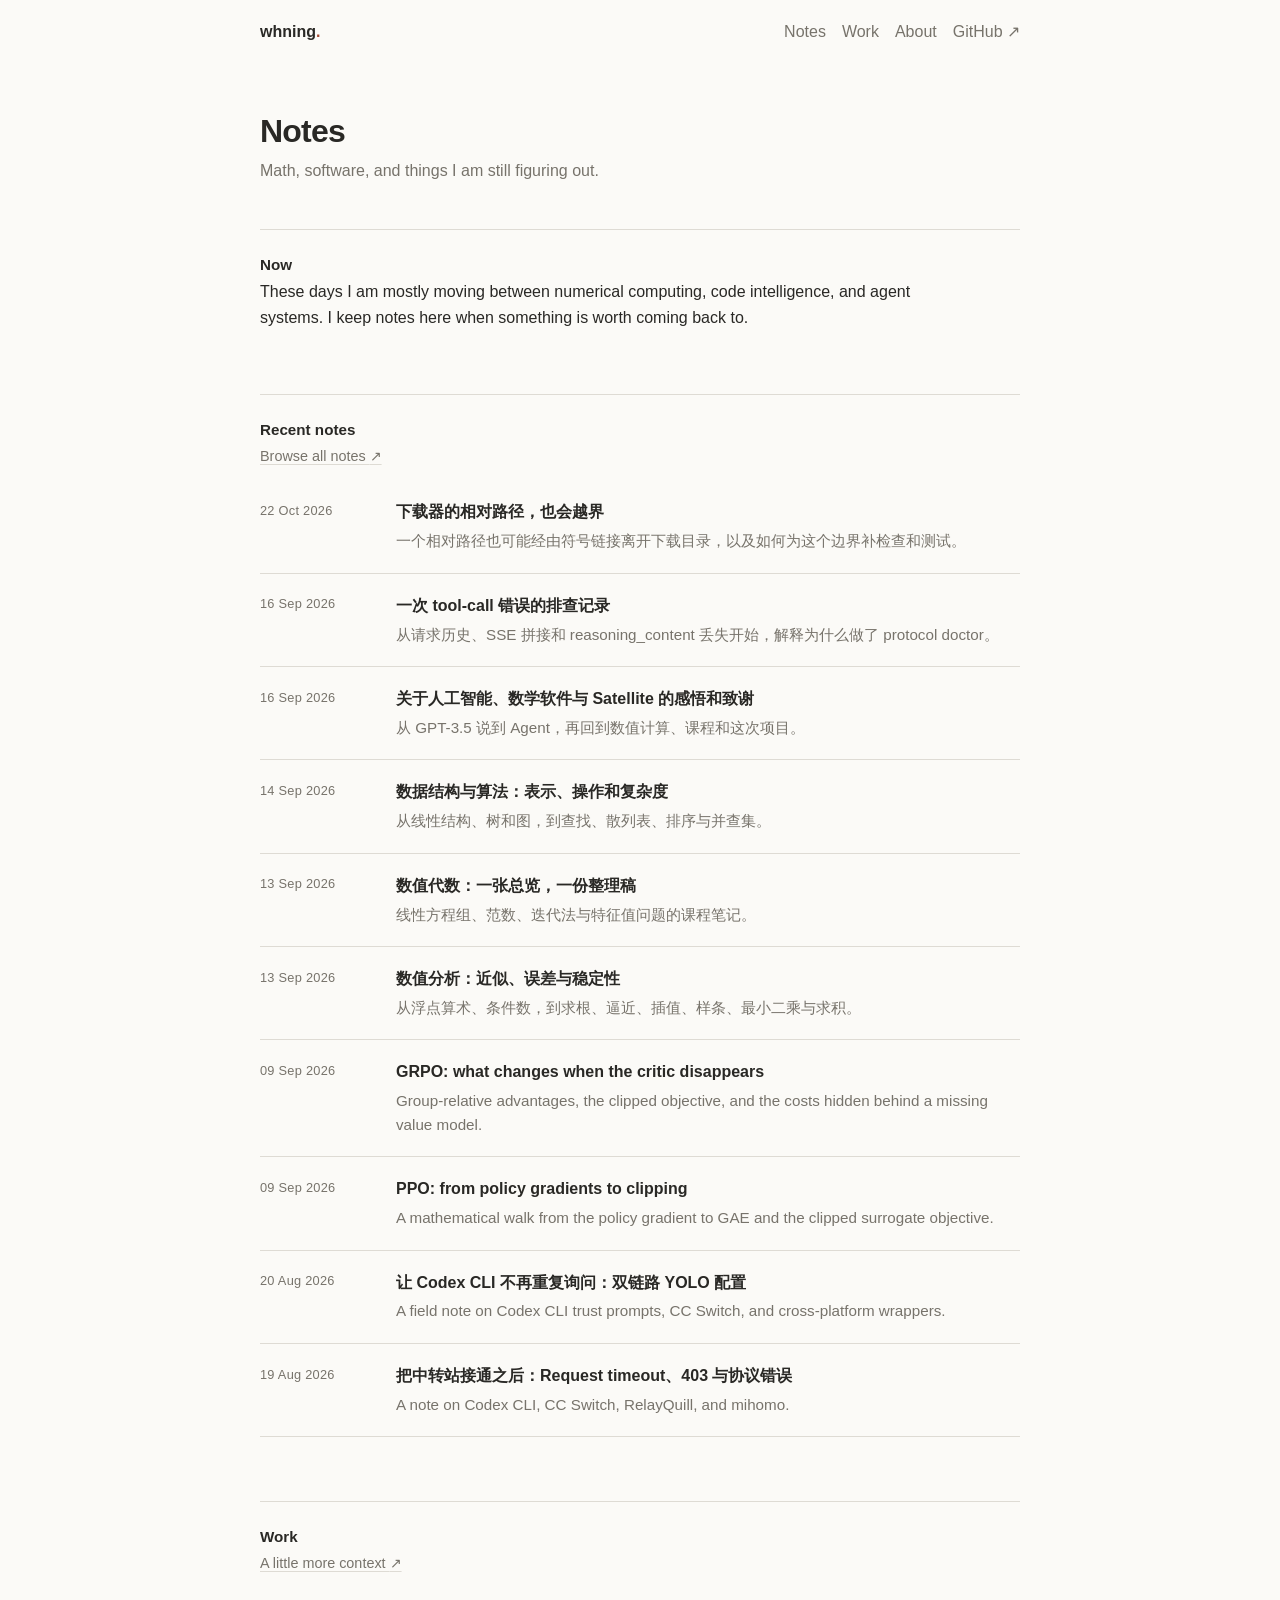
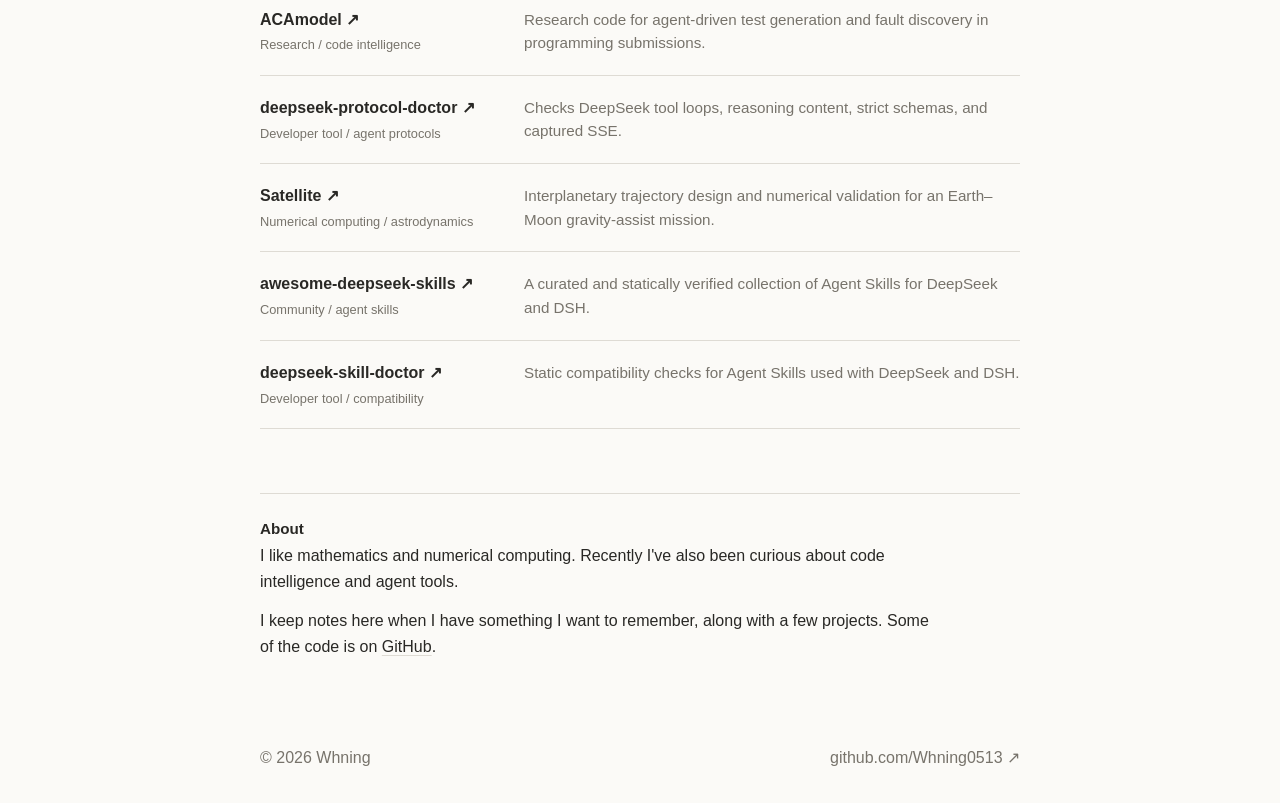
<file: index.html>
<!doctype html>
<html lang="en">
<head>
  <meta charset="utf-8">
  <meta name="viewport" content="width=device-width, initial-scale=1">
  <meta name="description" content="Study notes, research projects, and software by Whning.">
  <meta name="theme-color" content="#fbfaf7">
  <title>Whning | Notes</title>
  <link rel="stylesheet" href="css/home.css">
</head>
<body>
  <a class="skip-link" href="#main-content">Skip to content</a>
  <header class="site-header">
    <a class="wordmark" href="#top" aria-label="Whning home">whning<span>.</span></a>
    <nav class="site-nav" aria-label="Main navigation">
      <a href="#notes">Notes</a>
      <a href="#work">Work</a>
      <a href="#about">About</a>
      <a href="https://github.com/Whning0513" target="_blank" rel="noopener">GitHub <span aria-hidden="true">&#8599;</span></a>
    </nav>
  </header>

  <main id="main-content">
    <section class="hero" id="top" aria-labelledby="hero-title">
      <h1 id="hero-title">Notes</h1>
      <p class="hero-lede">Math, software, and things I am still figuring out.</p>
    </section>

    <section class="content-section now-section" id="now" aria-labelledby="now-title">
      <h2 id="now-title">Now</h2>
      <p class="now-copy">These days I am mostly moving between numerical computing, code intelligence, and agent systems. I keep notes here when something is worth coming back to.</p>
    </section>

    <section class="content-section" id="notes" aria-labelledby="notes-title">
      <h2 id="notes-title">Recent notes</h2>
      <p class="section-action"><a class="text-link" href="notes/index.html">Browse all notes <span aria-hidden="true">&#8599;</span></a></p>
      <div class="notes-list">
        <article class="note-row">
          <time class="note-date" datetime="2026-10-22">22 Oct 2026</time>
          <div class="note-copy">
            <h3 class="note-title"><a class="note-link" href="notes/20261022-01.html">下载器的相对路径，也会越界</a></h3>
            <p class="note-description">一个相对路径也可能经由符号链接离开下载目录，以及如何为这个边界补检查和测试。</p>
          </div>
        </article>
        <article class="note-row">
          <time class="note-date" datetime="2026-09-16">16 Sep 2026</time>
          <div class="note-copy">
            <h3 class="note-title"><a class="note-link" href="notes/20260916-02.html">一次 tool-call 错误的排查记录</a></h3>
            <p class="note-description">从请求历史、SSE 拼接和 reasoning_content 丢失开始，解释为什么做了 protocol doctor。</p>
          </div>
        </article>
        <article class="note-row">
          <time class="note-date" datetime="2026-09-16">16 Sep 2026</time>
          <div class="note-copy">
            <h3 class="note-title"><a class="note-link" href="notes/20260916-01.html">关于人工智能、数学软件与 Satellite 的感悟和致谢</a></h3>
            <p class="note-description">从 GPT-3.5 说到 Agent，再回到数值计算、课程和这次项目。</p>
          </div>
        </article>
        <article class="note-row">
          <time class="note-date" datetime="2026-09-14">14 Sep 2026</time>
          <div class="note-copy">
            <h3 class="note-title"><a class="note-link" href="notes/20260914-01.html">数据结构与算法：表示、操作和复杂度</a></h3>
            <p class="note-description">从线性结构、树和图，到查找、散列表、排序与并查集。</p>
          </div>
        </article>
        <article class="note-row">
          <time class="note-date" datetime="2026-09-13">13 Sep 2026</time>
          <div class="note-copy">
            <h3 class="note-title"><a class="note-link" href="notes/20260913-01.html">数值代数：一张总览，一份整理稿</a></h3>
            <p class="note-description">线性方程组、范数、迭代法与特征值问题的课程笔记。</p>
          </div>
        </article>
        <article class="note-row">
          <time class="note-date" datetime="2026-09-13">13 Sep 2026</time>
          <div class="note-copy">
            <h3 class="note-title"><a class="note-link" href="notes/20260913-02.html">数值分析：近似、误差与稳定性</a></h3>
            <p class="note-description">从浮点算术、条件数，到求根、逼近、插值、样条、最小二乘与求积。</p>
          </div>
        </article>
        <article class="note-row">
          <time class="note-date" datetime="2026-09-09">09 Sep 2026</time>
          <div class="note-copy">
            <h3 class="note-title"><a class="note-link" href="notes/20260909-02.html">GRPO: what changes when the critic disappears</a></h3>
            <p class="note-description">Group-relative advantages, the clipped objective, and the costs hidden behind a missing value model.</p>
          </div>
        </article>
        <article class="note-row">
          <time class="note-date" datetime="2026-09-09">09 Sep 2026</time>
          <div class="note-copy">
            <h3 class="note-title"><a class="note-link" href="notes/20260909-01.html">PPO: from policy gradients to clipping</a></h3>
            <p class="note-description">A mathematical walk from the policy gradient to GAE and the clipped surrogate objective.</p>
          </div>
        </article>
        <article class="note-row">
          <time class="note-date" datetime="2026-08-20">20 Aug 2026</time>
          <div class="note-copy">
            <h3 class="note-title"><a class="note-link" href="notes/20260820-01.html">让 Codex CLI 不再重复询问：双链路 YOLO 配置</a></h3>
            <p class="note-description">A field note on Codex CLI trust prompts, CC Switch, and cross-platform wrappers.</p>
          </div>
        </article>
        <article class="note-row">
          <time class="note-date" datetime="2026-08-19">19 Aug 2026</time>
          <div class="note-copy">
            <h3 class="note-title"><a class="note-link" href="notes/20260819-01.html">把中转站接通之后：Request timeout、403 与协议错误</a></h3>
            <p class="note-description">A note on Codex CLI, CC Switch, RelayQuill, and mihomo.</p>
          </div>
        </article>
      </div>
    </section>

    <section class="content-section" id="work" aria-labelledby="work-title">
      <h2 id="work-title">Work</h2>
      <p class="section-action"><a class="text-link" href="work.html">A little more context <span aria-hidden="true">&#8599;</span></a></p>
      <div class="project-list">
        <article class="project-row">
          <div class="project-heading">
            <h3 class="project-title"><a class="project-link" href="https://github.com/Whning0513/ACAmodel" target="_blank" rel="noopener">ACAmodel <span aria-hidden="true">&#8599;</span></a></h3>
            <p class="project-meta">Research / code intelligence</p>
          </div>
          <p class="project-description">Research code for agent-driven test generation and fault discovery in programming submissions.</p>
        </article>
        <article class="project-row">
          <div class="project-heading">
            <h3 class="project-title"><a class="project-link" href="https://github.com/Whning0513/deepseek-protocol-doctor" target="_blank" rel="noopener">deepseek-protocol-doctor <span aria-hidden="true">&#8599;</span></a></h3>
            <p class="project-meta">Developer tool / agent protocols</p>
          </div>
          <p class="project-description">Checks DeepSeek tool loops, reasoning content, strict schemas, and captured SSE.</p>
        </article>
        <article class="project-row">
          <div class="project-heading">
            <h3 class="project-title"><a class="project-link" href="https://github.com/Whning0513/Satellite" target="_blank" rel="noopener">Satellite <span aria-hidden="true">&#8599;</span></a></h3>
            <p class="project-meta">Numerical computing / astrodynamics</p>
          </div>
          <p class="project-description">Interplanetary trajectory design and numerical validation for an Earth–Moon gravity-assist mission.</p>
        </article>
        <article class="project-row">
          <div class="project-heading">
            <h3 class="project-title"><a class="project-link" href="https://github.com/Whning0513/awesome-deepseek-skills" target="_blank" rel="noopener">awesome-deepseek-skills <span aria-hidden="true">&#8599;</span></a></h3>
            <p class="project-meta">Community / agent skills</p>
          </div>
          <p class="project-description">A curated and statically verified collection of Agent Skills for DeepSeek and DSH.</p>
        </article>
        <article class="project-row">
          <div class="project-heading">
            <h3 class="project-title"><a class="project-link" href="https://github.com/Whning0513/deepseek-skill-doctor" target="_blank" rel="noopener">deepseek-skill-doctor <span aria-hidden="true">&#8599;</span></a></h3>
            <p class="project-meta">Developer tool / compatibility</p>
          </div>
          <p class="project-description">Static compatibility checks for Agent Skills used with DeepSeek and DSH.</p>
        </article>
      </div>
    </section>

    <section class="content-section" id="about" aria-labelledby="about-title">
      <h2 id="about-title">About</h2>
      <div class="about-copy">
        <p>I like mathematics and numerical computing. Recently I've also been curious about code intelligence and agent tools.</p>
        <p>I keep notes here when I have something I want to remember, along with a few projects. Some of the code is on <a class="text-link" href="https://github.com/Whning0513" target="_blank" rel="noopener">GitHub</a>.</p>
      </div>
    </section>
  </main>

  <footer class="site-footer">
    <span>&copy; 2026 Whning</span>
    <a href="https://github.com/Whning0513" target="_blank" rel="noopener">github.com/Whning0513 <span aria-hidden="true">&#8599;</span></a>
  </footer>
</body>
</html>
</file>
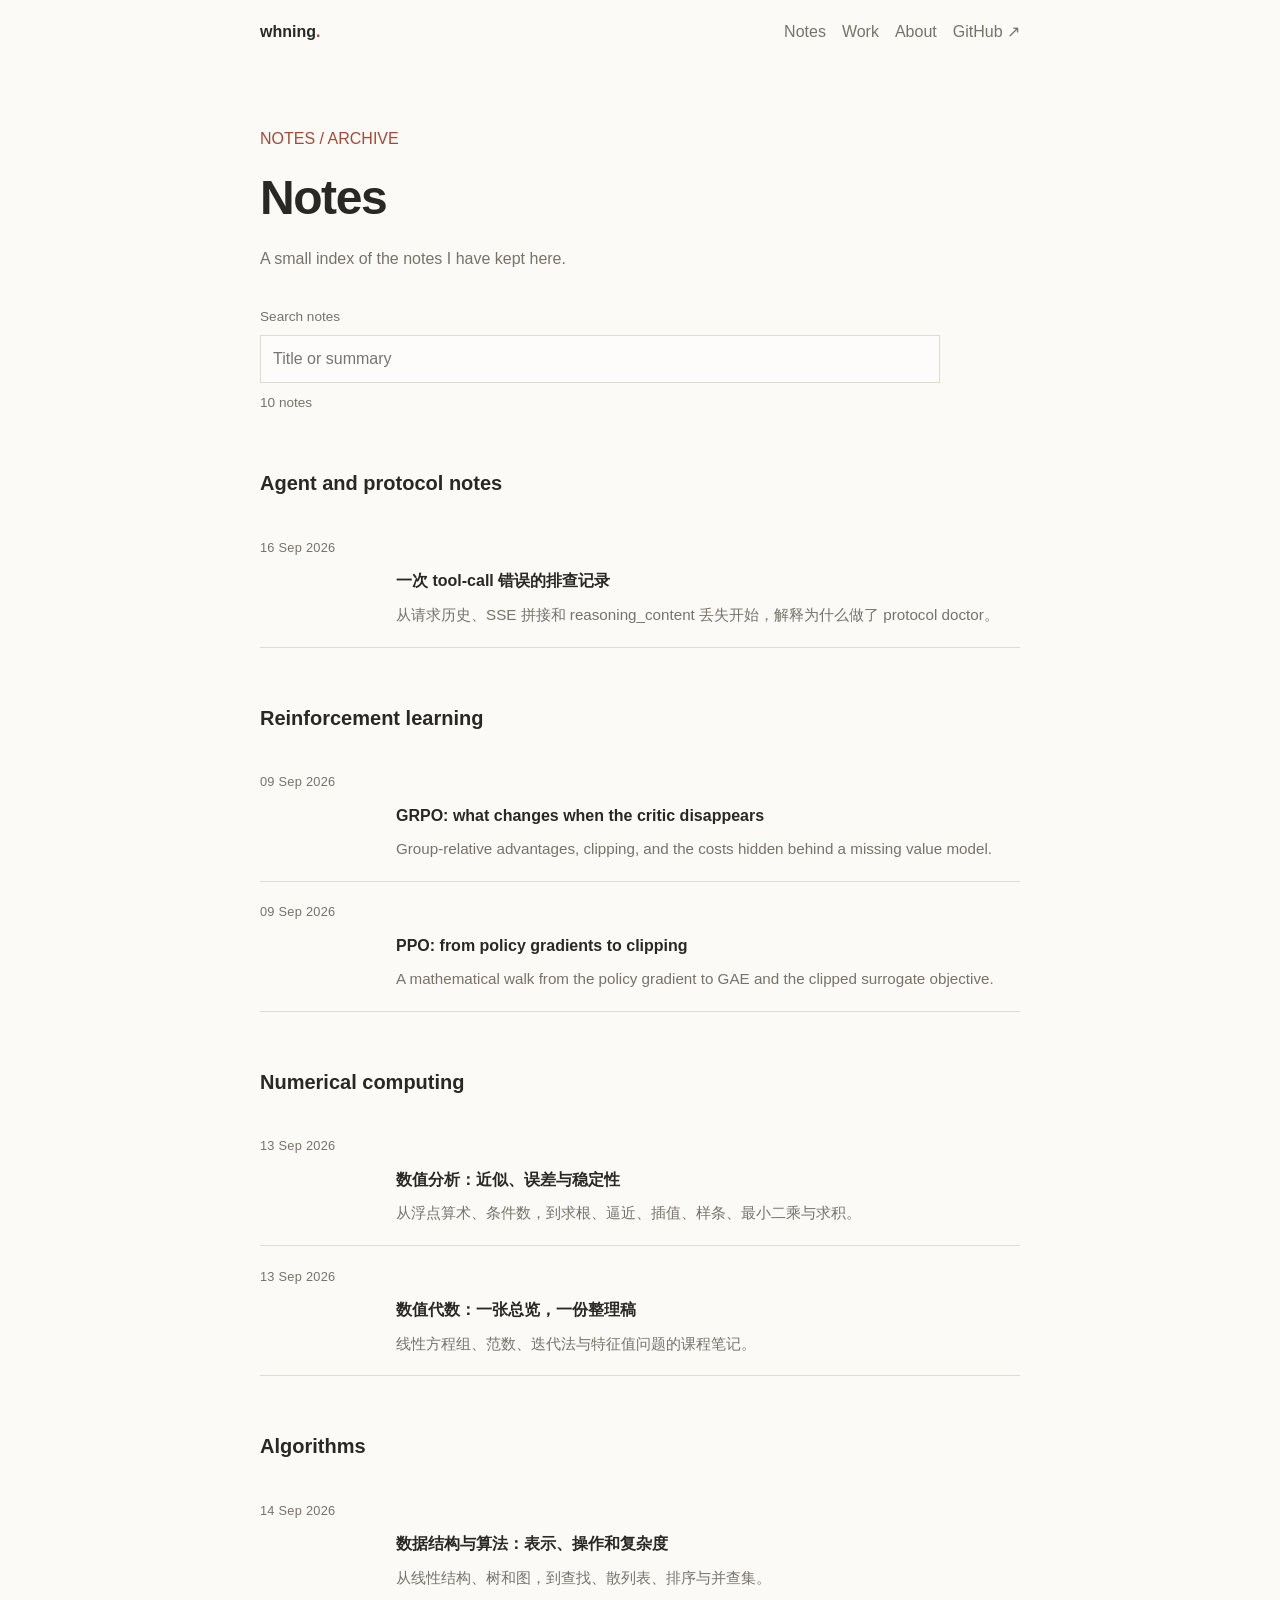
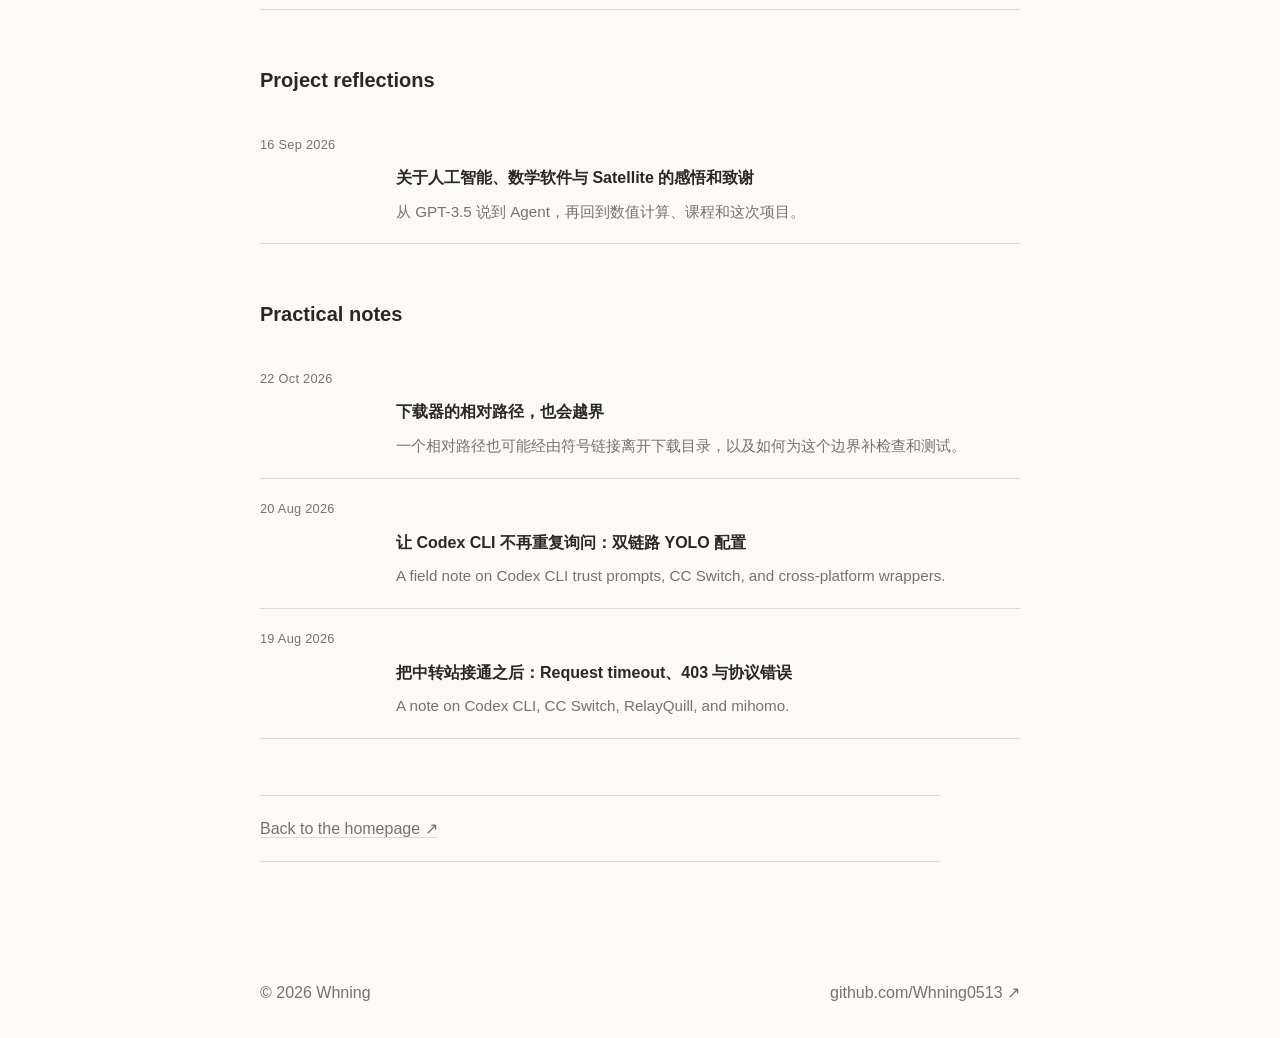
<file: notes/index.html>
<!doctype html>
<html lang="en">
<head>
  <meta charset="utf-8">
  <meta name="viewport" content="width=device-width, initial-scale=1">
  <meta name="description" content="An index of Whning's notes on mathematics, numerical computing, algorithms, and agent systems.">
  <meta name="theme-color" content="#f4f3ef">
  <title>Notes archive | Whning</title>
  <link rel="stylesheet" href="../css/home.css">
</head>
<body>
  <a class="skip-link" href="#main-content">Skip to content</a>
  <header class="site-header">
    <a class="wordmark" href="../index.html" aria-label="Whning home">whning<span>.</span></a>
    <nav class="site-nav" aria-label="Main navigation">
      <a href="../index.html#notes">Notes</a>
      <a href="../index.html#work">Work</a>
      <a href="../index.html#about">About</a>
      <a href="https://github.com/Whning0513" target="_blank" rel="noopener">GitHub <span aria-hidden="true">&#8599;</span></a>
    </nav>
  </header>

  <main id="main-content">
    <article class="article-page">
      <p class="article-kicker">Notes / archive</p>
      <h1>Notes</h1>
      <p class="article-lede">A small index of the notes I have kept here.</p>

      <form id="notes-search" class="archive-search" role="search">
        <label class="search-label" for="note-search">Search notes</label>
        <div class="search-row">
          <input
            id="note-search"
            class="search-input"
            type="search"
            name="q"
            autocomplete="off"
            placeholder="Title or summary"
            spellcheck="false"
          >
          <button id="clear-note-search" class="search-clear" type="button" hidden>Clear</button>
        </div>
        <p id="note-search-status" class="search-status" aria-live="polite"></p>
      </form>

      <section class="archive-group">
        <h2>Agent and protocol notes</h2>
        <div class="notes-list">
          <article class="note-row">
            <time class="note-date" datetime="2026-09-16">16 Sep 2026</time>
            <div class="note-copy">
              <h3 class="note-title"><a class="note-link" href="20260916-02.html">一次 tool-call 错误的排查记录</a></h3>
              <p class="note-description">从请求历史、SSE 拼接和 reasoning_content 丢失开始，解释为什么做了 protocol doctor。</p>
            </div>
          </article>
        </div>
      </section>

      <section class="archive-group">
        <h2>Reinforcement learning</h2>
        <div class="notes-list">
          <article class="note-row">
            <time class="note-date" datetime="2026-09-09">09 Sep 2026</time>
            <div class="note-copy">
              <h3 class="note-title"><a class="note-link" href="20260909-02.html">GRPO: what changes when the critic disappears</a></h3>
              <p class="note-description">Group-relative advantages, clipping, and the costs hidden behind a missing value model.</p>
            </div>
          </article>
          <article class="note-row">
            <time class="note-date" datetime="2026-09-09">09 Sep 2026</time>
            <div class="note-copy">
              <h3 class="note-title"><a class="note-link" href="20260909-01.html">PPO: from policy gradients to clipping</a></h3>
              <p class="note-description">A mathematical walk from the policy gradient to GAE and the clipped surrogate objective.</p>
            </div>
          </article>
        </div>
      </section>

      <section class="archive-group">
        <h2>Numerical computing</h2>
        <div class="notes-list">
          <article class="note-row">
            <time class="note-date" datetime="2026-09-13">13 Sep 2026</time>
            <div class="note-copy">
              <h3 class="note-title"><a class="note-link" href="20260913-02.html">数值分析：近似、误差与稳定性</a></h3>
              <p class="note-description">从浮点算术、条件数，到求根、逼近、插值、样条、最小二乘与求积。</p>
            </div>
          </article>
          <article class="note-row">
            <time class="note-date" datetime="2026-09-13">13 Sep 2026</time>
            <div class="note-copy">
              <h3 class="note-title"><a class="note-link" href="20260913-01.html">数值代数：一张总览，一份整理稿</a></h3>
              <p class="note-description">线性方程组、范数、迭代法与特征值问题的课程笔记。</p>
            </div>
          </article>
        </div>
      </section>

      <section class="archive-group">
        <h2>Algorithms</h2>
        <div class="notes-list">
          <article class="note-row">
            <time class="note-date" datetime="2026-09-14">14 Sep 2026</time>
            <div class="note-copy">
              <h3 class="note-title"><a class="note-link" href="20260914-01.html">数据结构与算法：表示、操作和复杂度</a></h3>
              <p class="note-description">从线性结构、树和图，到查找、散列表、排序与并查集。</p>
            </div>
          </article>
        </div>
      </section>

      <section class="archive-group">
        <h2>Project reflections</h2>
        <div class="notes-list">
          <article class="note-row">
            <time class="note-date" datetime="2026-09-16">16 Sep 2026</time>
            <div class="note-copy">
              <h3 class="note-title"><a class="note-link" href="20260916-01.html">关于人工智能、数学软件与 Satellite 的感悟和致谢</a></h3>
              <p class="note-description">从 GPT-3.5 说到 Agent，再回到数值计算、课程和这次项目。</p>
            </div>
          </article>
        </div>
      </section>

      <section class="archive-group">
        <h2>Practical notes</h2>
        <div class="notes-list">
          <article class="note-row">
            <time class="note-date" datetime="2026-10-22">22 Oct 2026</time>
            <div class="note-copy">
              <h3 class="note-title"><a class="note-link" href="20261022-01.html">下载器的相对路径，也会越界</a></h3>
              <p class="note-description">一个相对路径也可能经由符号链接离开下载目录，以及如何为这个边界补检查和测试。</p>
            </div>
          </article>
          <article class="note-row">
            <time class="note-date" datetime="2026-08-20">20 Aug 2026</time>
            <div class="note-copy">
              <h3 class="note-title"><a class="note-link" href="20260820-01.html">让 Codex CLI 不再重复询问：双链路 YOLO 配置</a></h3>
              <p class="note-description">A field note on Codex CLI trust prompts, CC Switch, and cross-platform wrappers.</p>
            </div>
          </article>
          <article class="note-row">
            <time class="note-date" datetime="2026-08-19">19 Aug 2026</time>
            <div class="note-copy">
              <h3 class="note-title"><a class="note-link" href="20260819-01.html">把中转站接通之后：Request timeout、403 与协议错误</a></h3>
              <p class="note-description">A note on Codex CLI, CC Switch, RelayQuill, and mihomo.</p>
            </div>
          </article>
        </div>
      </section>

      <p class="article-callout"><a class="text-link" href="../index.html">Back to the homepage <span aria-hidden="true">&#8599;</span></a></p>
    </article>
  </main>

  <footer class="site-footer">
    <span>&copy; 2026 Whning</span>
    <a href="https://github.com/Whning0513" target="_blank" rel="noopener">github.com/Whning0513 <span aria-hidden="true">&#8599;</span></a>
  </footer>
  <script src="../scripts/notes-search.js"></script>
</body>
</html>
</file>
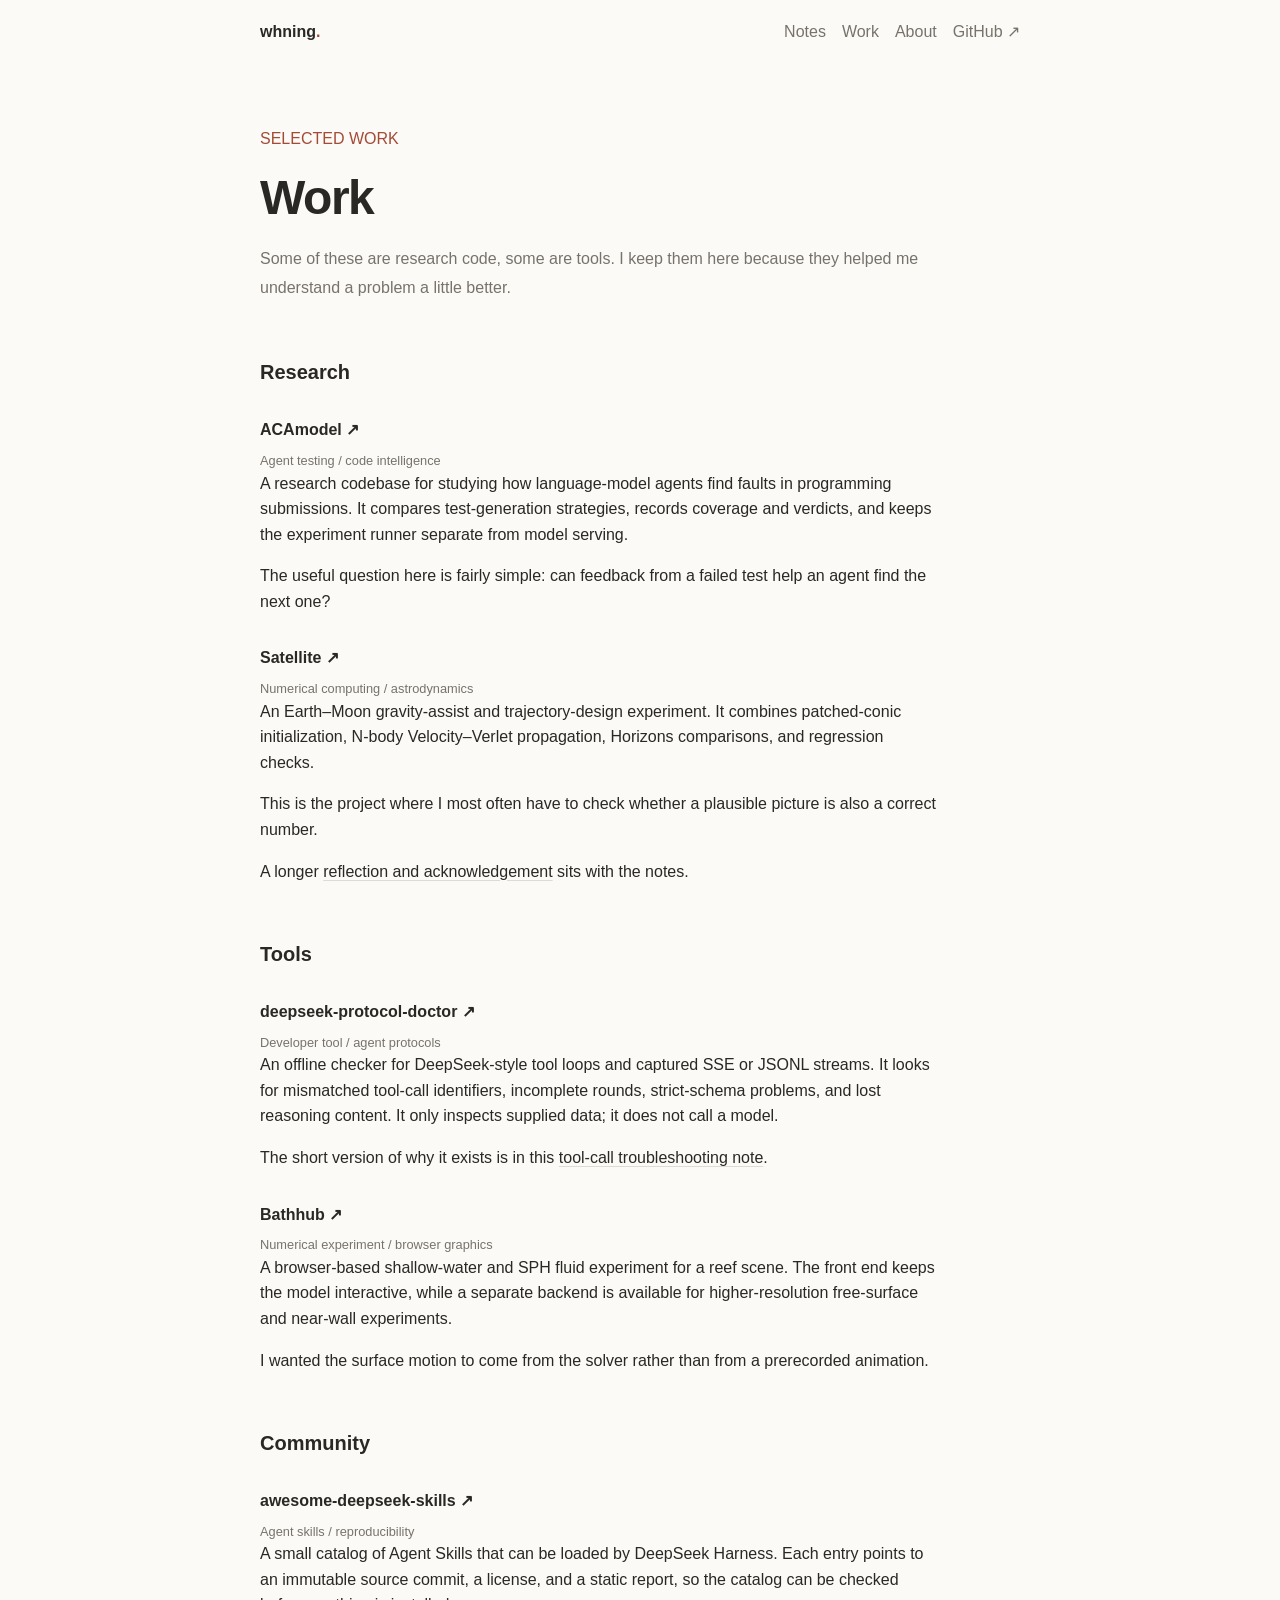
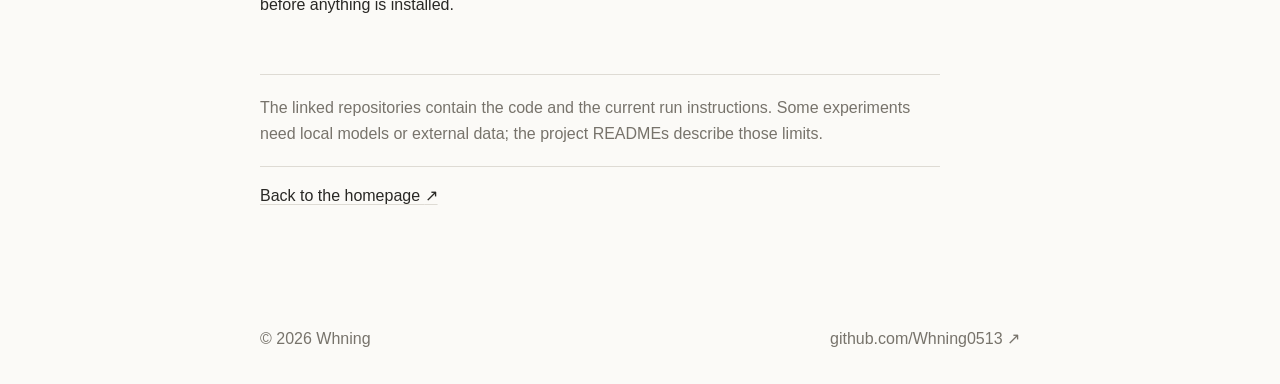
<file: work.html>
<!doctype html>
<html lang="en">
<head>
  <meta charset="utf-8">
  <meta name="viewport" content="width=device-width, initial-scale=1">
  <meta name="description" content="Selected research projects and software by Whning.">
  <meta name="theme-color" content="#f4f3ef">
  <title>Work | Whning</title>
  <link rel="stylesheet" href="css/home.css">
</head>
<body>
  <a class="skip-link" href="#main-content">Skip to content</a>
  <header class="site-header">
    <a class="wordmark" href="index.html" aria-label="Whning home">whning<span>.</span></a>
    <nav class="site-nav" aria-label="Main navigation">
      <a href="index.html#notes">Notes</a>
      <a href="index.html#work">Work</a>
      <a href="index.html#about">About</a>
      <a href="https://github.com/Whning0513" target="_blank" rel="noopener">GitHub <span aria-hidden="true">&#8599;</span></a>
    </nav>
  </header>

  <main id="main-content">
    <article class="article-page">
      <p class="article-kicker">Selected work</p>
      <h1>Work</h1>
      <p class="article-lede">Some of these are research code, some are tools. I keep them here because they helped me understand a problem a little better.</p>

      <section>
        <h2>Research</h2>
        <h3><a class="project-link" href="https://github.com/Whning0513/ACAmodel" target="_blank" rel="noopener">ACAmodel <span aria-hidden="true">&#8599;</span></a></h3>
        <p class="project-meta">Agent testing / code intelligence</p>
        <p>A research codebase for studying how language-model agents find faults in programming submissions. It compares test-generation strategies, records coverage and verdicts, and keeps the experiment runner separate from model serving.</p>
        <p>The useful question here is fairly simple: can feedback from a failed test help an agent find the next one?</p>

        <h3><a class="project-link" href="https://github.com/Whning0513/Satellite" target="_blank" rel="noopener">Satellite <span aria-hidden="true">&#8599;</span></a></h3>
        <p class="project-meta">Numerical computing / astrodynamics</p>
        <p>An Earth–Moon gravity-assist and trajectory-design experiment. It combines patched-conic initialization, N-body Velocity–Verlet propagation, Horizons comparisons, and regression checks.</p>
        <p>This is the project where I most often have to check whether a plausible picture is also a correct number.</p>
        <p>A longer <a class="text-link" href="notes/20260916-01.html">reflection and acknowledgement</a> sits with the notes.</p>
      </section>

      <section>
        <h2>Tools</h2>
        <h3><a class="project-link" href="https://github.com/Whning0513/deepseek-protocol-doctor" target="_blank" rel="noopener">deepseek-protocol-doctor <span aria-hidden="true">&#8599;</span></a></h3>
        <p class="project-meta">Developer tool / agent protocols</p>
        <p>An offline checker for DeepSeek-style tool loops and captured SSE or JSONL streams. It looks for mismatched tool-call identifiers, incomplete rounds, strict-schema problems, and lost reasoning content. It only inspects supplied data; it does not call a model.</p>
        <p>The short version of why it exists is in this <a class="text-link" href="notes/20260916-02.html">tool-call troubleshooting note</a>.</p>

        <h3><a class="project-link" href="https://github.com/Whning0513/Bathhub" target="_blank" rel="noopener">Bathhub <span aria-hidden="true">&#8599;</span></a></h3>
        <p class="project-meta">Numerical experiment / browser graphics</p>
        <p>A browser-based shallow-water and SPH fluid experiment for a reef scene. The front end keeps the model interactive, while a separate backend is available for higher-resolution free-surface and near-wall experiments.</p>
        <p>I wanted the surface motion to come from the solver rather than from a prerecorded animation.</p>
      </section>

      <section>
        <h2>Community</h2>
        <h3><a class="project-link" href="https://github.com/Whning0513/awesome-deepseek-skills" target="_blank" rel="noopener">awesome-deepseek-skills <span aria-hidden="true">&#8599;</span></a></h3>
        <p class="project-meta">Agent skills / reproducibility</p>
        <p>A small catalog of Agent Skills that can be loaded by DeepSeek Harness. Each entry points to an immutable source commit, a license, and a static report, so the catalog can be checked before anything is installed.</p>
      </section>

      <p class="article-callout">The linked repositories contain the code and the current run instructions. Some experiments need local models or external data; the project READMEs describe those limits.</p>
      <p><a class="text-link" href="index.html">Back to the homepage <span aria-hidden="true">&#8599;</span></a></p>
    </article>
  </main>

  <footer class="site-footer">
    <span>&copy; 2026 Whning</span>
    <a href="https://github.com/Whning0513" target="_blank" rel="noopener">github.com/Whning0513 <span aria-hidden="true">&#8599;</span></a>
  </footer>
</body>
</html>
</file>
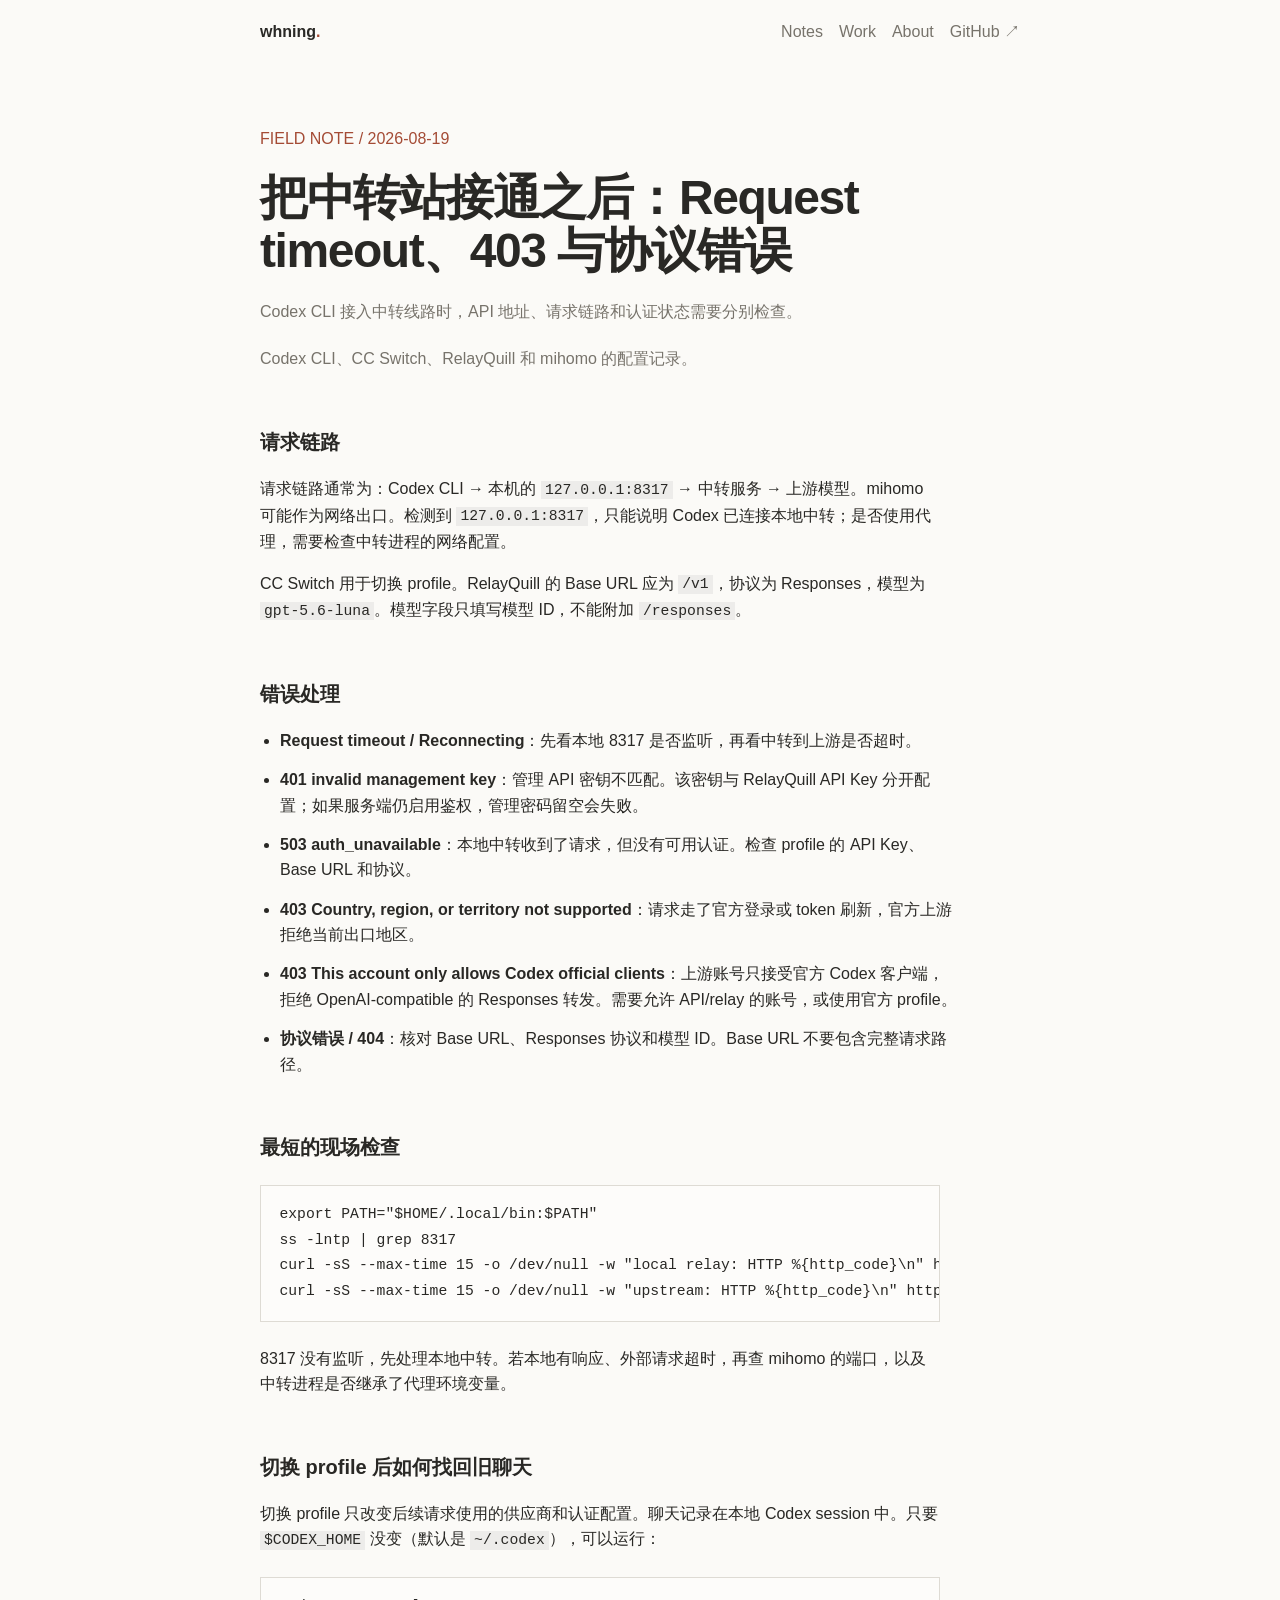
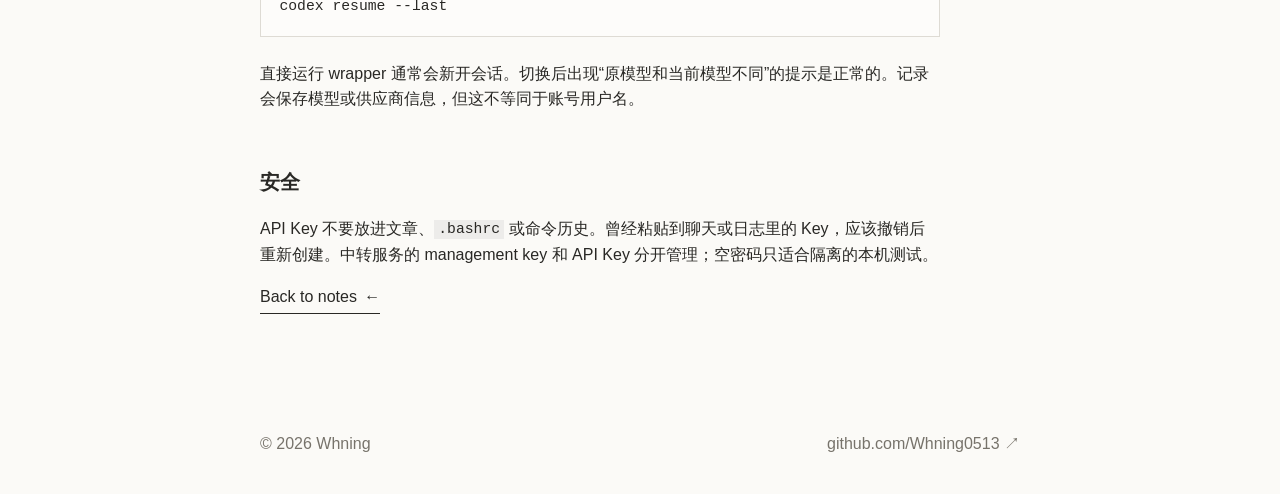
<file: notes/20260819-01.html>
<!doctype html>
<html lang="zh-CN">
<head>
  <meta charset="utf-8">
  <meta name="viewport" content="width=device-width, initial-scale=1">
  <meta name="description" content="A note on configuring Codex CLI with CC Switch, RelayQuill, and mihomo, and reading timeout, 503, 403, and protocol errors.">
  <meta name="theme-color" content="#f4f3ef">
  <title>把中转站接通之后 | Whning</title>
  <link rel="stylesheet" href="../css/home.css">
</head>
<body>
  <a class="skip-link" href="#main-content">跳到正文</a>
  <header class="site-header">
    <a class="wordmark" href="../index.html" aria-label="Whning home">whning<span>.</span></a>
    <nav class="site-nav" aria-label="Main navigation">
      <a href="../index.html#notes">Notes</a>
      <a href="../index.html#work">Work</a>
      <a href="../index.html#about">About</a>
      <a href="https://github.com/Whning0513" target="_blank" rel="noopener">GitHub <span aria-hidden="true">&#8599;</span></a>
    </nav>
  </header>

  <main id="main-content">
    <article class="article-page">
      <p class="article-kicker">Field note / 2026-08-19</p>
      <h1>把中转站接通之后：Request timeout、403 与协议错误</h1>
      <p class="article-lede">Codex CLI 接入中转线路时，API 地址、请求链路和认证状态需要分别检查。</p>
      <p class="article-byline">Codex CLI、CC Switch、RelayQuill 和 mihomo 的配置记录。</p>

      <section>
        <h2>请求链路</h2>
        <p>请求链路通常为：Codex CLI → 本机的 <code>127.0.0.1:8317</code> → 中转服务 → 上游模型。mihomo 可能作为网络出口。检测到 <code>127.0.0.1:8317</code>，只能说明 Codex 已连接本地中转；是否使用代理，需要检查中转进程的网络配置。</p>
        <p>CC Switch 用于切换 profile。RelayQuill 的 Base URL 应为 <code>/v1</code>，协议为 Responses，模型为 <code>gpt-5.6-luna</code>。模型字段只填写模型 ID，不能附加 <code>/responses</code>。</p>
      </section>

      <section>
        <h2>错误处理</h2>
        <ul>
          <li><strong>Request timeout / Reconnecting</strong>：先看本地 8317 是否监听，再看中转到上游是否超时。</li>
          <li><strong>401 invalid management key</strong>：管理 API 密钥不匹配。该密钥与 RelayQuill API Key 分开配置；如果服务端仍启用鉴权，管理密码留空会失败。</li>
          <li><strong>503 auth_unavailable</strong>：本地中转收到了请求，但没有可用认证。检查 profile 的 API Key、Base URL 和协议。</li>
          <li><strong>403 Country, region, or territory not supported</strong>：请求走了官方登录或 token 刷新，官方上游拒绝当前出口地区。</li>
          <li><strong>403 This account only allows Codex official clients</strong>：上游账号只接受官方 Codex 客户端，拒绝 OpenAI-compatible 的 Responses 转发。需要允许 API/relay 的账号，或使用官方 profile。</li>
          <li><strong>协议错误 / 404</strong>：核对 Base URL、Responses 协议和模型 ID。Base URL 不要包含完整请求路径。</li>
        </ul>
      </section>

      <section>
        <h2>最短的现场检查</h2>
        <pre><code>export PATH="$HOME/.local/bin:$PATH"
ss -lntp | grep 8317
curl -sS --max-time 15 -o /dev/null -w "local relay: HTTP %{http_code}\n" http://127.0.0.1:8317/v1/models
curl -sS --max-time 15 -o /dev/null -w "upstream: HTTP %{http_code}\n" https://api.relayquill.com/v1/models</code></pre>
        <p>8317 没有监听，先处理本地中转。若本地有响应、外部请求超时，再查 mihomo 的端口，以及中转进程是否继承了代理环境变量。</p>
      </section>

      <section>
        <h2>切换 profile 后如何找回旧聊天</h2>
        <p>切换 profile 只改变后续请求使用的供应商和认证配置。聊天记录在本地 Codex session 中。只要 <code>$CODEX_HOME</code> 没变（默认是 <code>~/.codex</code>），可以运行：</p>
        <pre><code>codex resume --last</code></pre>
        <p>直接运行 wrapper 通常会新开会话。切换后出现“原模型和当前模型不同”的提示是正常的。记录会保存模型或供应商信息，但这不等同于账号用户名。</p>
      </section>

      <section>
        <h2>安全</h2>
        <p>API Key 不要放进文章、<code>.bashrc</code> 或命令历史。曾经粘贴到聊天或日志里的 Key，应该撤销后重新创建。中转服务的 management key 和 API Key 分开管理；空密码只适合隔离的本机测试。</p>
      </section>

      <p><a class="inline-link" href="../index.html#notes">Back to notes <span aria-hidden="true">&#8592;</span></a></p>
    </article>
  </main>

  <footer class="site-footer">
    <span>&copy; 2026 Whning</span>
    <a href="https://github.com/Whning0513" target="_blank" rel="noopener">github.com/Whning0513 <span aria-hidden="true">&#8599;</span></a>
  </footer>
</body>
</html>
</file>
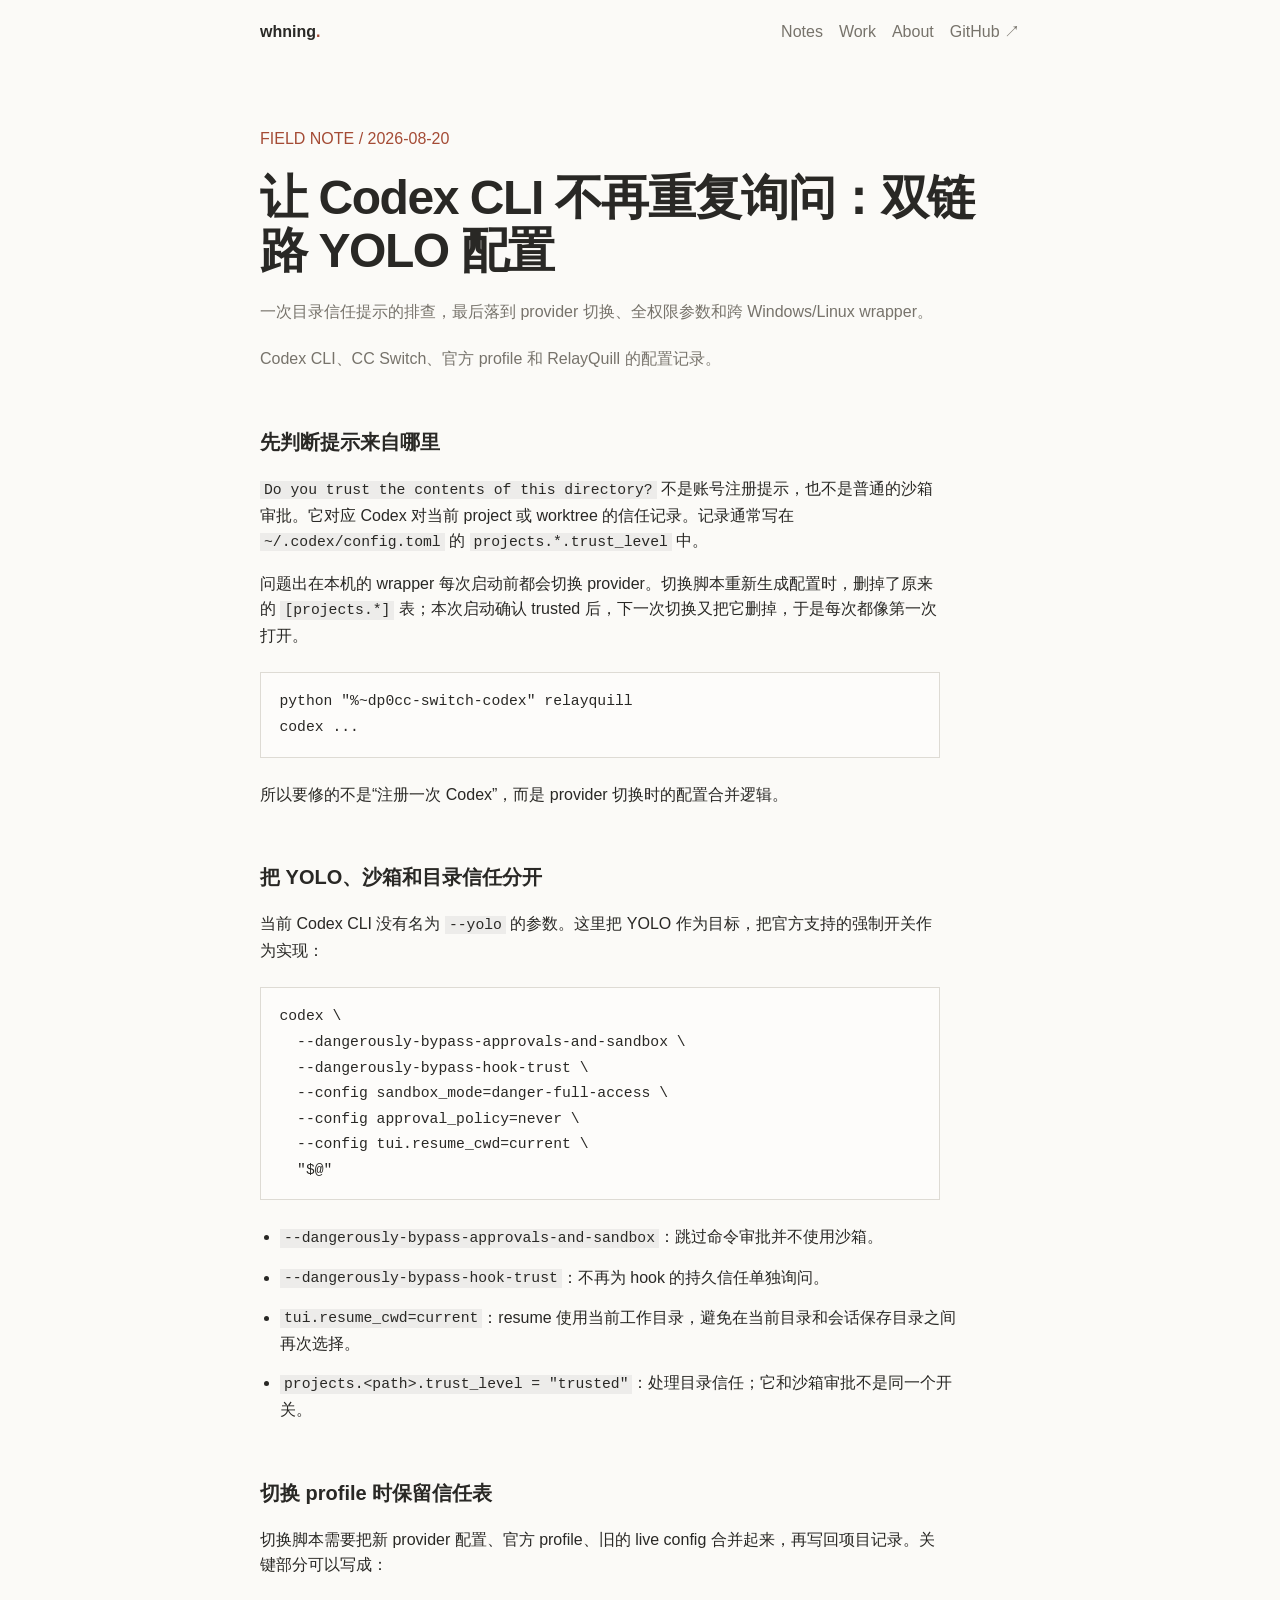
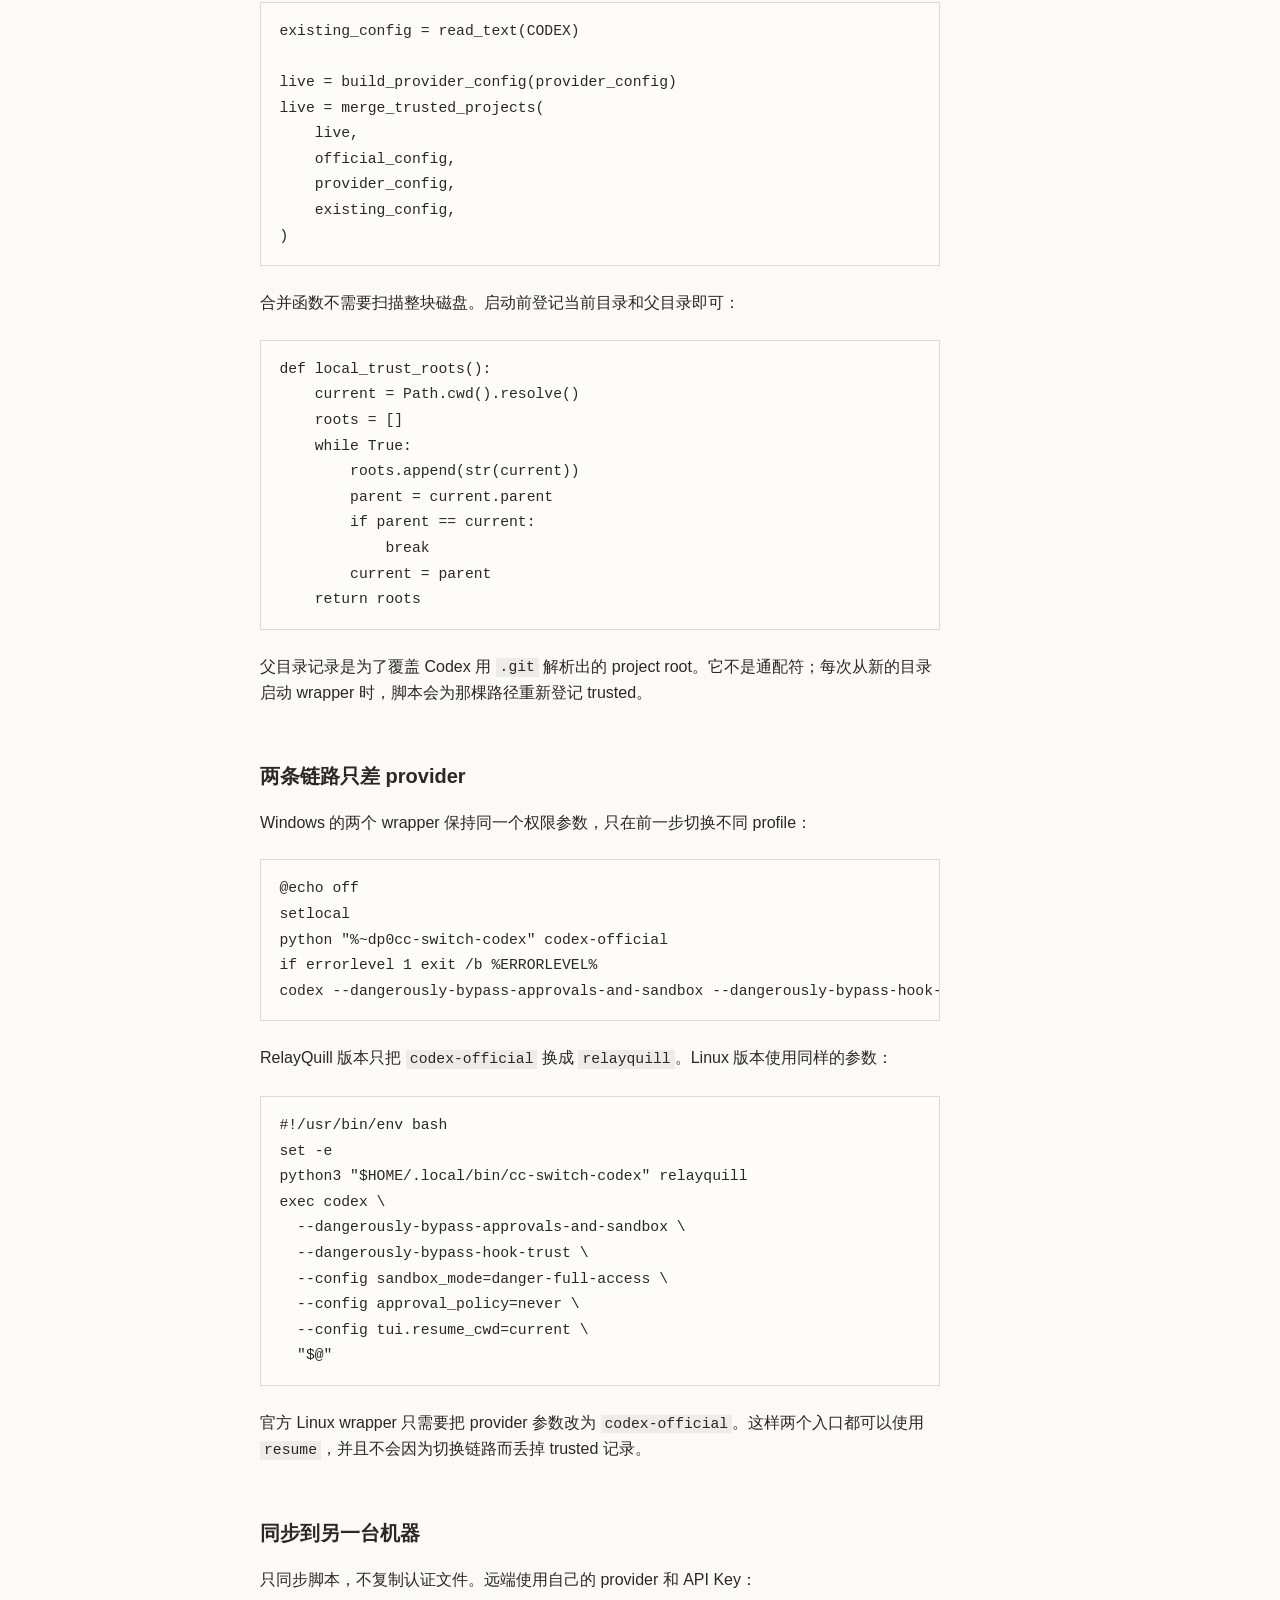
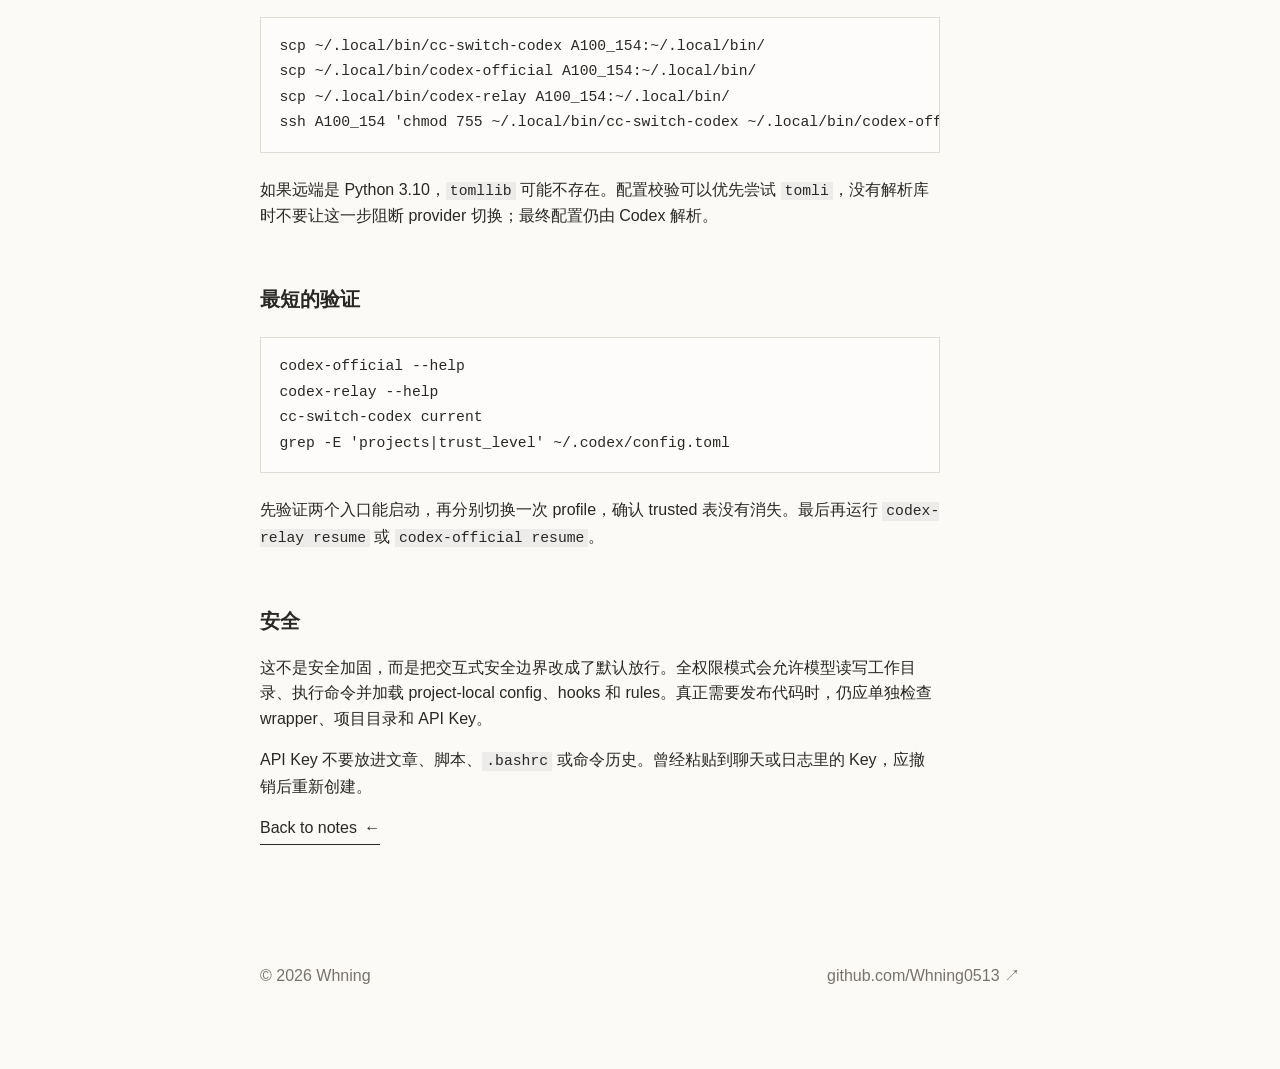
<file: notes/20260820-01.html>
<!doctype html>
<html lang="zh-CN">
<head>
  <meta charset="utf-8">
  <meta name="viewport" content="width=device-width, initial-scale=1">
  <meta name="description" content="A field note on removing repeated Codex CLI trust prompts while keeping official and RelayQuill profiles switchable across Windows and Linux.">
  <meta name="theme-color" content="#f4f3ef">
  <title>让 Codex CLI 不再重复询问 | Whning</title>
  <link rel="stylesheet" href="../css/home.css">
</head>
<body>
  <a class="skip-link" href="#main-content">跳到正文</a>
  <header class="site-header">
    <a class="wordmark" href="../index.html" aria-label="Whning home">whning<span>.</span></a>
    <nav class="site-nav" aria-label="Main navigation">
      <a href="../index.html#notes">Notes</a>
      <a href="../index.html#work">Work</a>
      <a href="../index.html#about">About</a>
      <a href="https://github.com/Whning0513" target="_blank" rel="noopener">GitHub <span aria-hidden="true">&#8599;</span></a>
    </nav>
  </header>

  <main id="main-content">
    <article class="article-page">
      <p class="article-kicker">Field note / 2026-08-20</p>
      <h1>让 Codex CLI 不再重复询问：双链路 YOLO 配置</h1>
      <p class="article-lede">一次目录信任提示的排查，最后落到 provider 切换、全权限参数和跨 Windows/Linux wrapper。</p>
      <p class="article-byline">Codex CLI、CC Switch、官方 profile 和 RelayQuill 的配置记录。</p>

      <section>
        <h2>先判断提示来自哪里</h2>
        <p><code>Do you trust the contents of this directory?</code> 不是账号注册提示，也不是普通的沙箱审批。它对应 Codex 对当前 project 或 worktree 的信任记录。记录通常写在 <code>~/.codex/config.toml</code> 的 <code>projects.*.trust_level</code> 中。</p>
        <p>问题出在本机的 wrapper 每次启动前都会切换 provider。切换脚本重新生成配置时，删掉了原来的 <code>[projects.*]</code> 表；本次启动确认 trusted 后，下一次切换又把它删掉，于是每次都像第一次打开。</p>
        <pre><code>python "%~dp0cc-switch-codex" relayquill
codex ...</code></pre>
        <p>所以要修的不是“注册一次 Codex”，而是 provider 切换时的配置合并逻辑。</p>
      </section>

      <section>
        <h2>把 YOLO、沙箱和目录信任分开</h2>
        <p>当前 Codex CLI 没有名为 <code>--yolo</code> 的参数。这里把 YOLO 作为目标，把官方支持的强制开关作为实现：</p>
        <pre><code>codex \
  --dangerously-bypass-approvals-and-sandbox \
  --dangerously-bypass-hook-trust \
  --config sandbox_mode=danger-full-access \
  --config approval_policy=never \
  --config tui.resume_cwd=current \
  "$@"</code></pre>
        <ul>
          <li><code>--dangerously-bypass-approvals-and-sandbox</code>：跳过命令审批并不使用沙箱。</li>
          <li><code>--dangerously-bypass-hook-trust</code>：不再为 hook 的持久信任单独询问。</li>
          <li><code>tui.resume_cwd=current</code>：resume 使用当前工作目录，避免在当前目录和会话保存目录之间再次选择。</li>
          <li><code>projects.&lt;path&gt;.trust_level = "trusted"</code>：处理目录信任；它和沙箱审批不是同一个开关。</li>
        </ul>
      </section>

      <section>
        <h2>切换 profile 时保留信任表</h2>
        <p>切换脚本需要把新 provider 配置、官方 profile、旧的 live config 合并起来，再写回项目记录。关键部分可以写成：</p>
        <pre><code>existing_config = read_text(CODEX)

live = build_provider_config(provider_config)
live = merge_trusted_projects(
    live,
    official_config,
    provider_config,
    existing_config,
)</code></pre>
        <p>合并函数不需要扫描整块磁盘。启动前登记当前目录和父目录即可：</p>
        <pre><code>def local_trust_roots():
    current = Path.cwd().resolve()
    roots = []
    while True:
        roots.append(str(current))
        parent = current.parent
        if parent == current:
            break
        current = parent
    return roots</code></pre>
        <p>父目录记录是为了覆盖 Codex 用 <code>.git</code> 解析出的 project root。它不是通配符；每次从新的目录启动 wrapper 时，脚本会为那棵路径重新登记 trusted。</p>
      </section>

      <section>
        <h2>两条链路只差 provider</h2>
        <p>Windows 的两个 wrapper 保持同一个权限参数，只在前一步切换不同 profile：</p>
        <pre><code>@echo off
setlocal
python "%~dp0cc-switch-codex" codex-official
if errorlevel 1 exit /b %ERRORLEVEL%
codex --dangerously-bypass-approvals-and-sandbox --dangerously-bypass-hook-trust --config sandbox_mode=danger-full-access --config approval_policy=never --config tui.resume_cwd=current %*</code></pre>
        <p>RelayQuill 版本只把 <code>codex-official</code> 换成 <code>relayquill</code>。Linux 版本使用同样的参数：</p>
        <pre><code>#!/usr/bin/env bash
set -e
python3 "$HOME/.local/bin/cc-switch-codex" relayquill
exec codex \
  --dangerously-bypass-approvals-and-sandbox \
  --dangerously-bypass-hook-trust \
  --config sandbox_mode=danger-full-access \
  --config approval_policy=never \
  --config tui.resume_cwd=current \
  "$@"</code></pre>
        <p>官方 Linux wrapper 只需要把 provider 参数改为 <code>codex-official</code>。这样两个入口都可以使用 <code>resume</code>，并且不会因为切换链路而丢掉 trusted 记录。</p>
      </section>

      <section>
        <h2>同步到另一台机器</h2>
        <p>只同步脚本，不复制认证文件。远端使用自己的 provider 和 API Key：</p>
        <pre><code>scp ~/.local/bin/cc-switch-codex A100_154:~/.local/bin/
scp ~/.local/bin/codex-official A100_154:~/.local/bin/
scp ~/.local/bin/codex-relay A100_154:~/.local/bin/
ssh A100_154 'chmod 755 ~/.local/bin/cc-switch-codex ~/.local/bin/codex-official ~/.local/bin/codex-relay'</code></pre>
        <p>如果远端是 Python 3.10，<code>tomllib</code> 可能不存在。配置校验可以优先尝试 <code>tomli</code>，没有解析库时不要让这一步阻断 provider 切换；最终配置仍由 Codex 解析。</p>
      </section>

      <section>
        <h2>最短的验证</h2>
        <pre><code>codex-official --help
codex-relay --help
cc-switch-codex current
grep -E 'projects|trust_level' ~/.codex/config.toml</code></pre>
        <p>先验证两个入口能启动，再分别切换一次 profile，确认 trusted 表没有消失。最后再运行 <code>codex-relay resume</code> 或 <code>codex-official resume</code>。</p>
      </section>

      <section>
        <h2>安全</h2>
        <p>这不是安全加固，而是把交互式安全边界改成了默认放行。全权限模式会允许模型读写工作目录、执行命令并加载 project-local config、hooks 和 rules。真正需要发布代码时，仍应单独检查 wrapper、项目目录和 API Key。</p>
        <p>API Key 不要放进文章、脚本、<code>.bashrc</code> 或命令历史。曾经粘贴到聊天或日志里的 Key，应撤销后重新创建。</p>
      </section>

      <p><a class="inline-link" href="../index.html#notes">Back to notes <span aria-hidden="true">&#8592;</span></a></p>
    </article>
  </main>

  <footer class="site-footer">
    <span>&copy; 2026 Whning</span>
    <a href="https://github.com/Whning0513" target="_blank" rel="noopener">github.com/Whning0513 <span aria-hidden="true">&#8599;</span></a>
  </footer>
</body>
</html>
</file>
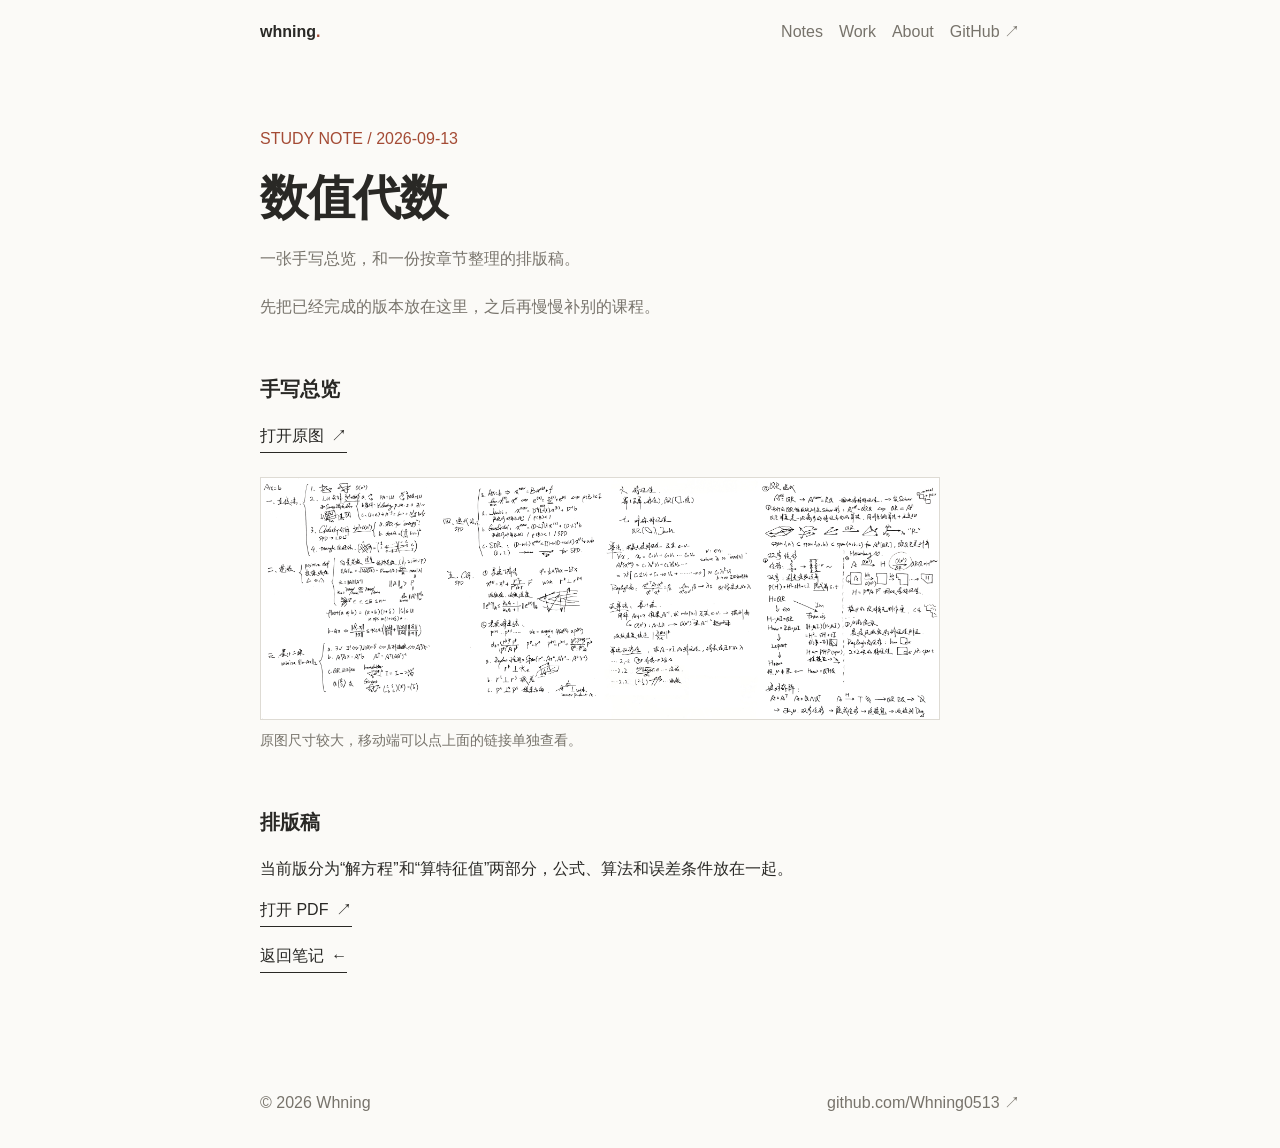
<file: notes/20260913-01.html>
<!doctype html>
<html lang="zh-CN">
<head>
  <meta charset="utf-8">
  <meta name="viewport" content="width=device-width, initial-scale=1">
  <meta name="description" content="数值代数课程笔记：一张手写总览和一份排版稿。">
  <meta name="theme-color" content="#f4f3ef">
  <title>数值代数 | Whning</title>
  <link rel="stylesheet" href="../css/home.css">
</head>
<body>
  <a class="skip-link" href="#main-content">Skip to content</a>
  <header class="site-header">
    <a class="wordmark" href="../index.html" aria-label="Whning home">whning<span>.</span></a>
    <nav class="site-nav" aria-label="Main navigation">
      <a href="../index.html#notes">Notes</a>
      <a href="../index.html#work">Work</a>
      <a href="../index.html#about">About</a>
      <a href="https://github.com/Whning0513" target="_blank" rel="noopener">GitHub <span aria-hidden="true">&#8599;</span></a>
    </nav>
  </header>

  <main id="main-content">
    <article class="article-page">
      <p class="article-kicker">Study note / 2026-09-13</p>
      <h1>数值代数</h1>
      <p class="article-lede">一张手写总览，和一份按章节整理的排版稿。</p>
      <p class="article-byline">先把已经完成的版本放在这里，之后再慢慢补别的课程。</p>

      <section>
        <h2>手写总览</h2>
        <p><a class="inline-link" href="assets/numerical-algebra/numerical-algebra-overview.png" target="_blank" rel="noopener">打开原图 <span aria-hidden="true">&#8599;</span></a></p>
        <figure class="note-figure">
          <img src="assets/numerical-algebra/numerical-algebra-overview.png" alt="数值代数手写总览，包含线性方程组、范数、迭代法和特征值问题" loading="lazy">
          <figcaption>原图尺寸较大，移动端可以点上面的链接单独查看。</figcaption>
        </figure>
      </section>

      <section>
        <h2>排版稿</h2>
        <p>当前版分为“解方程”和“算特征值”两部分，公式、算法和误差条件放在一起。</p>
        <p><a class="inline-link" href="assets/numerical-algebra/numerical-algebra-notes.pdf" target="_blank" rel="noopener">打开 PDF <span aria-hidden="true">&#8599;</span></a></p>
      </section>

      <p><a class="inline-link" href="../index.html#notes">返回笔记 <span aria-hidden="true">&#8592;</span></a></p>
    </article>
  </main>

  <footer class="site-footer">
    <span>&copy; 2026 Whning</span>
    <a href="https://github.com/Whning0513" target="_blank" rel="noopener">github.com/Whning0513 <span aria-hidden="true">&#8599;</span></a>
  </footer>
</body>
</html>
</file>
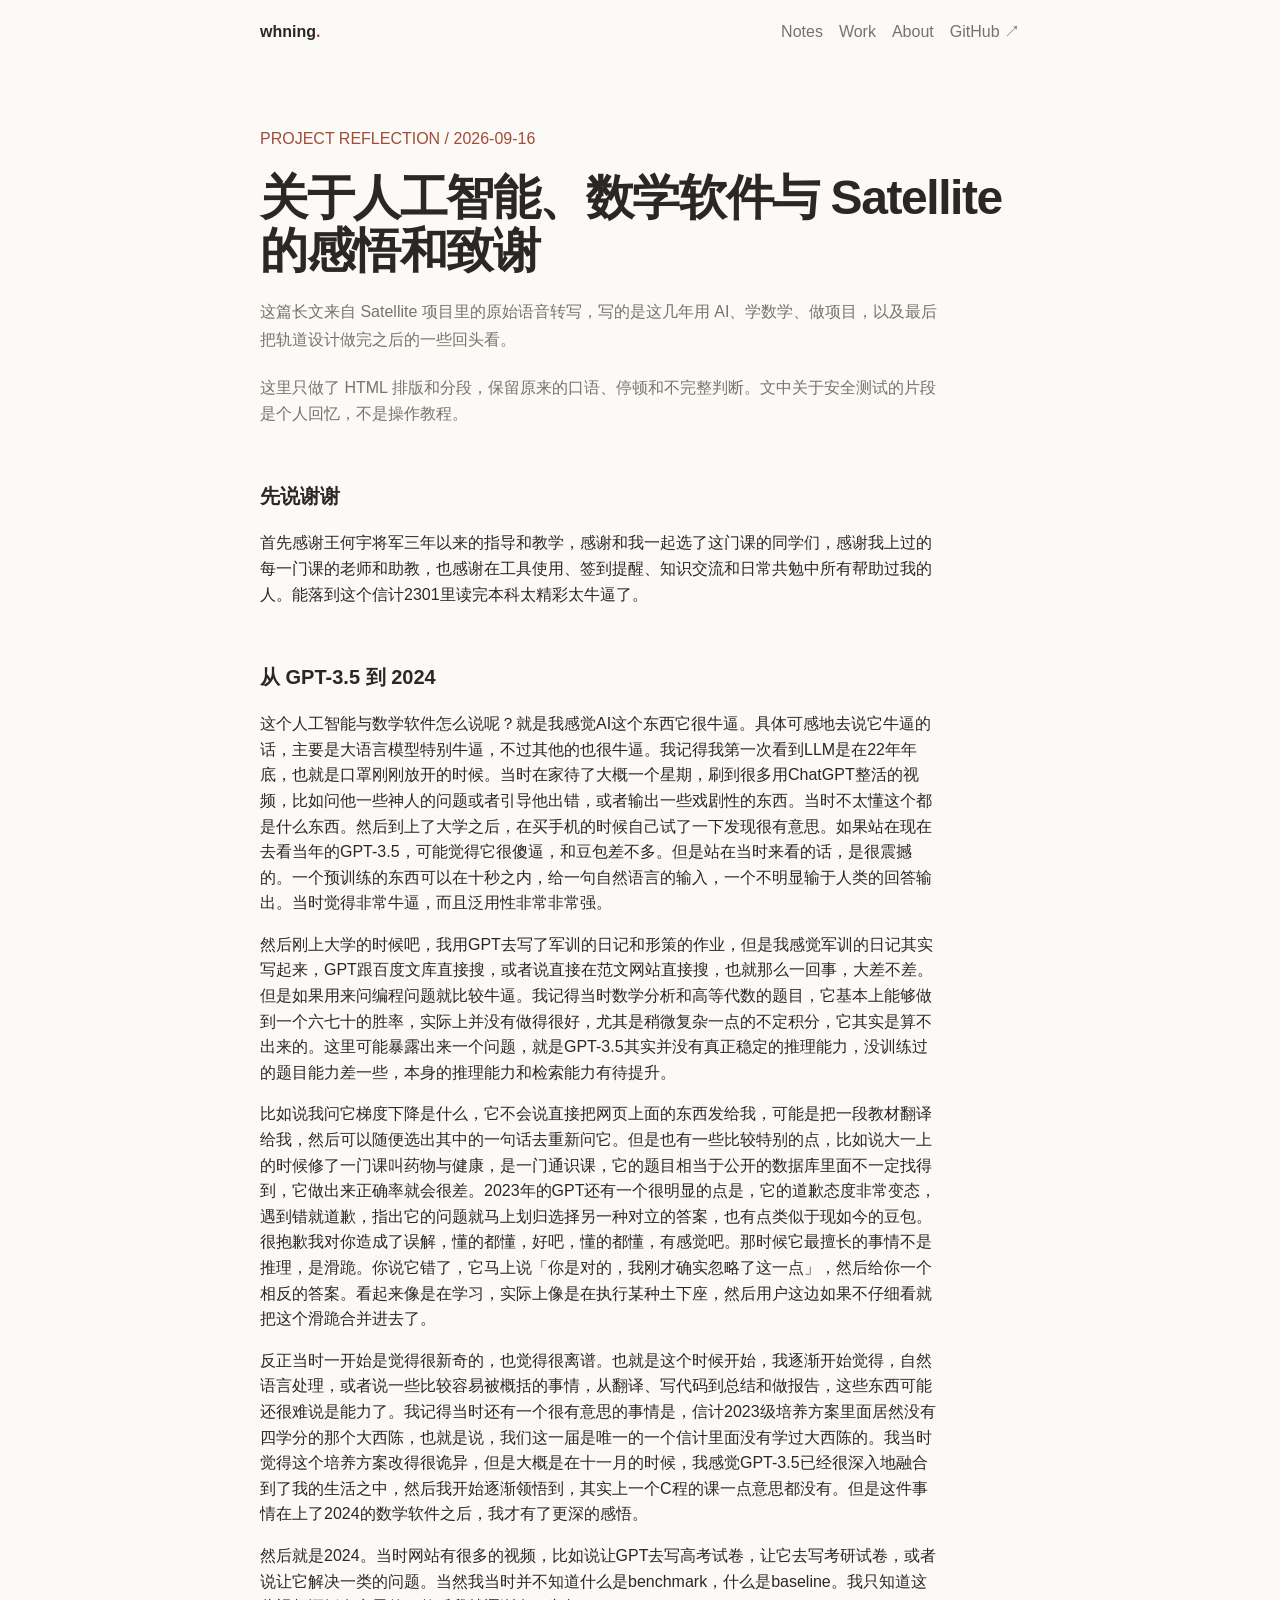
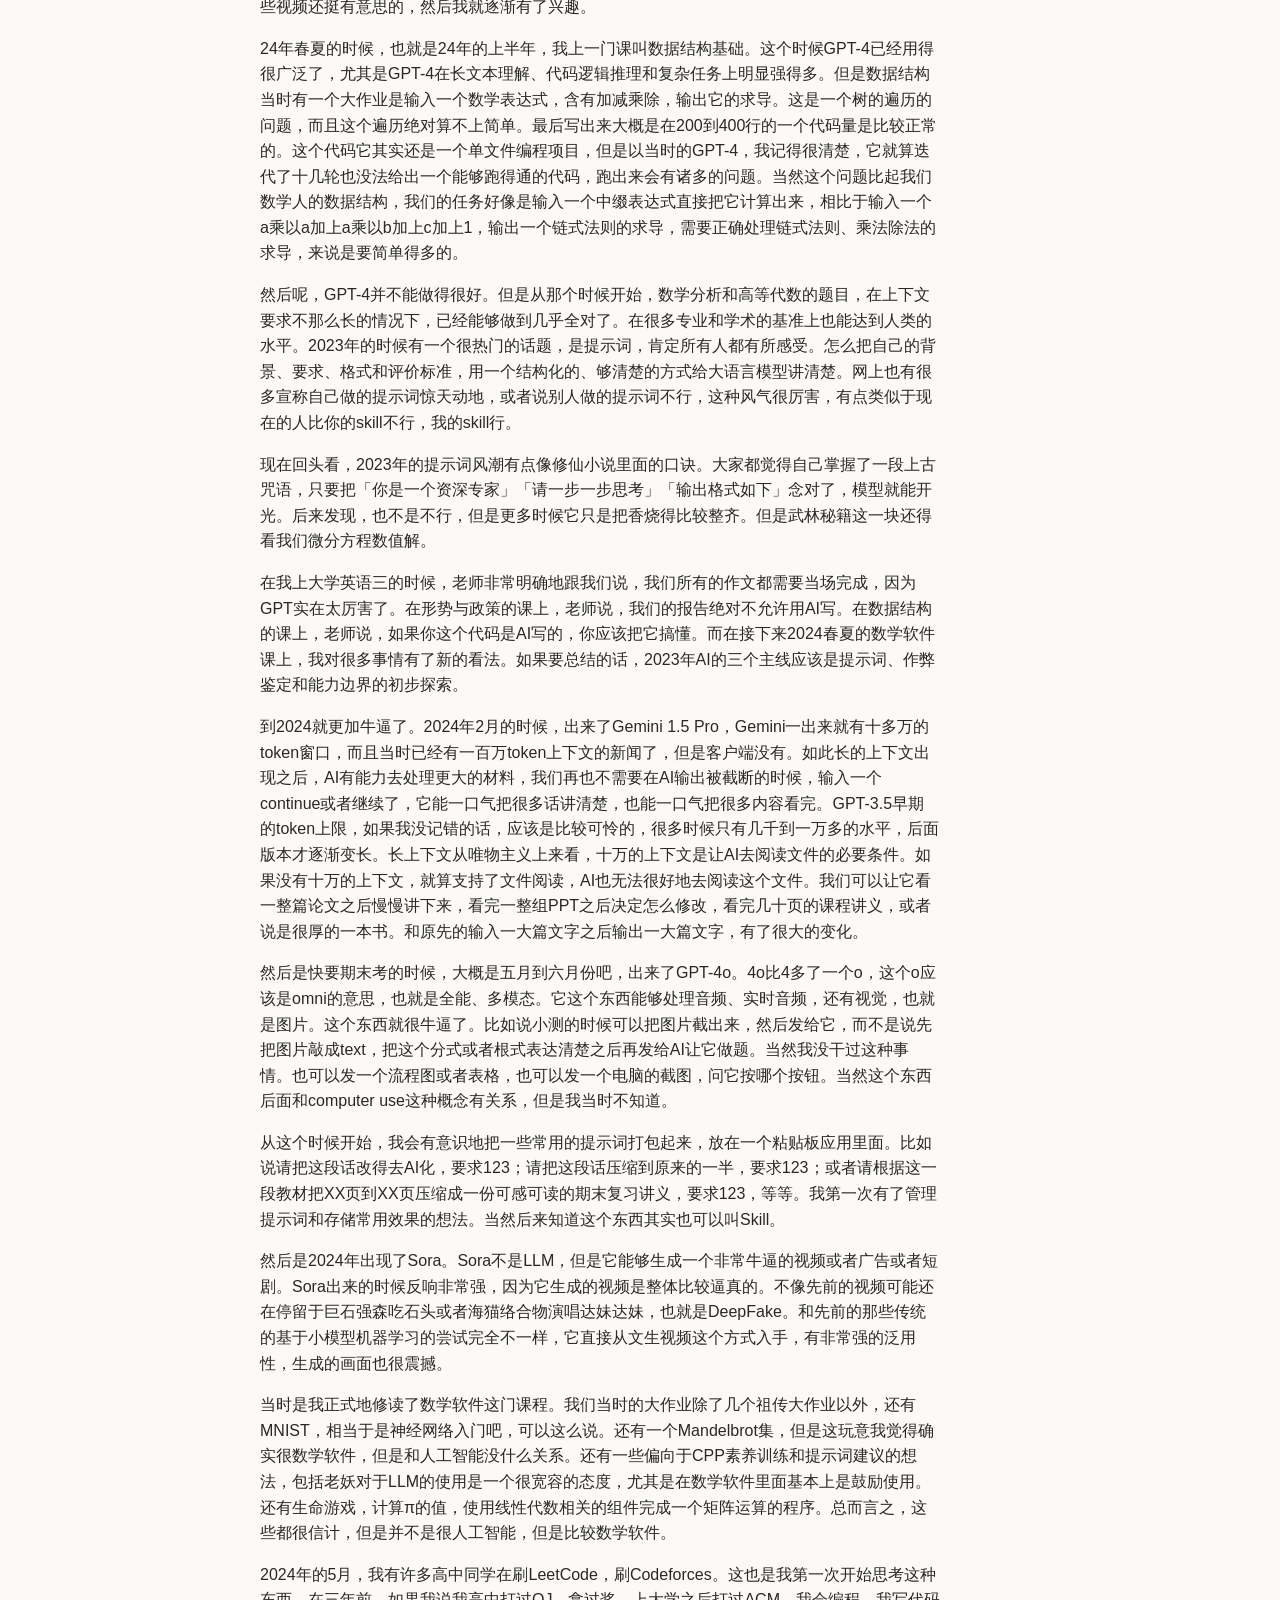
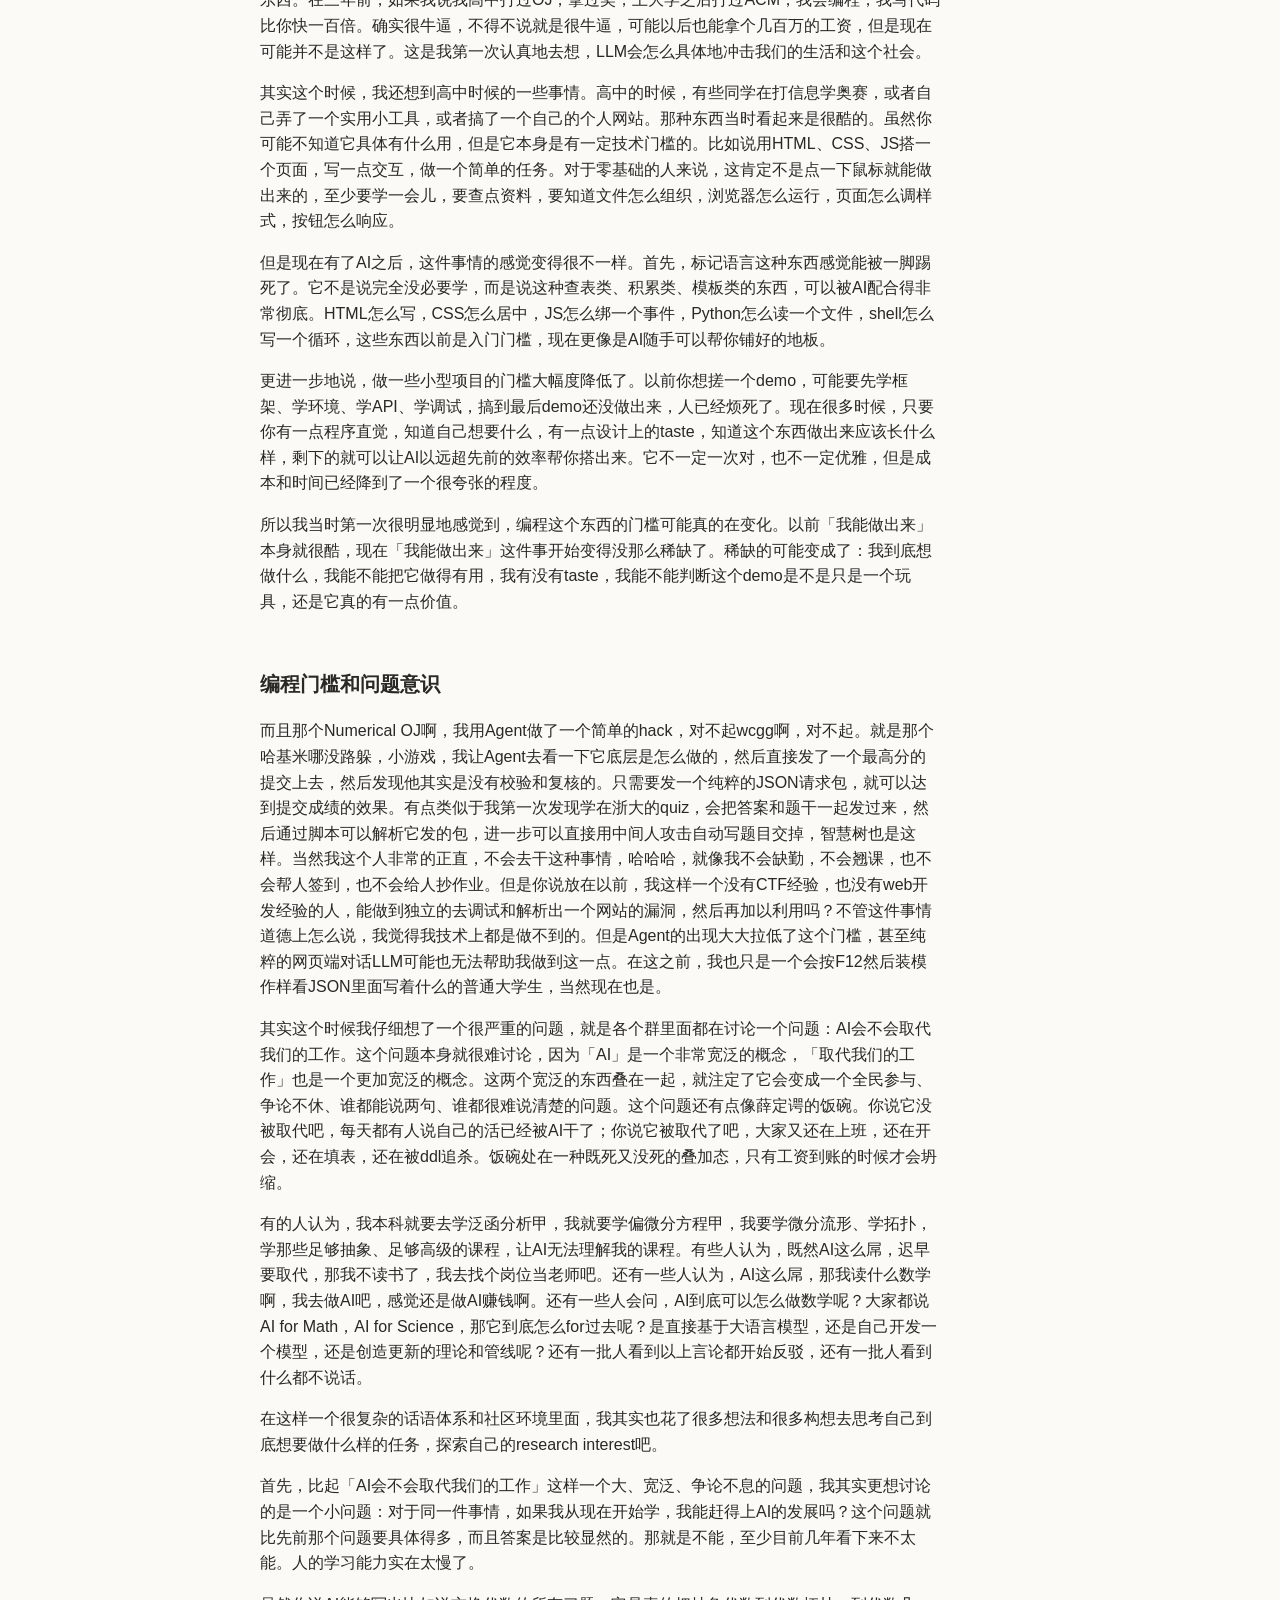
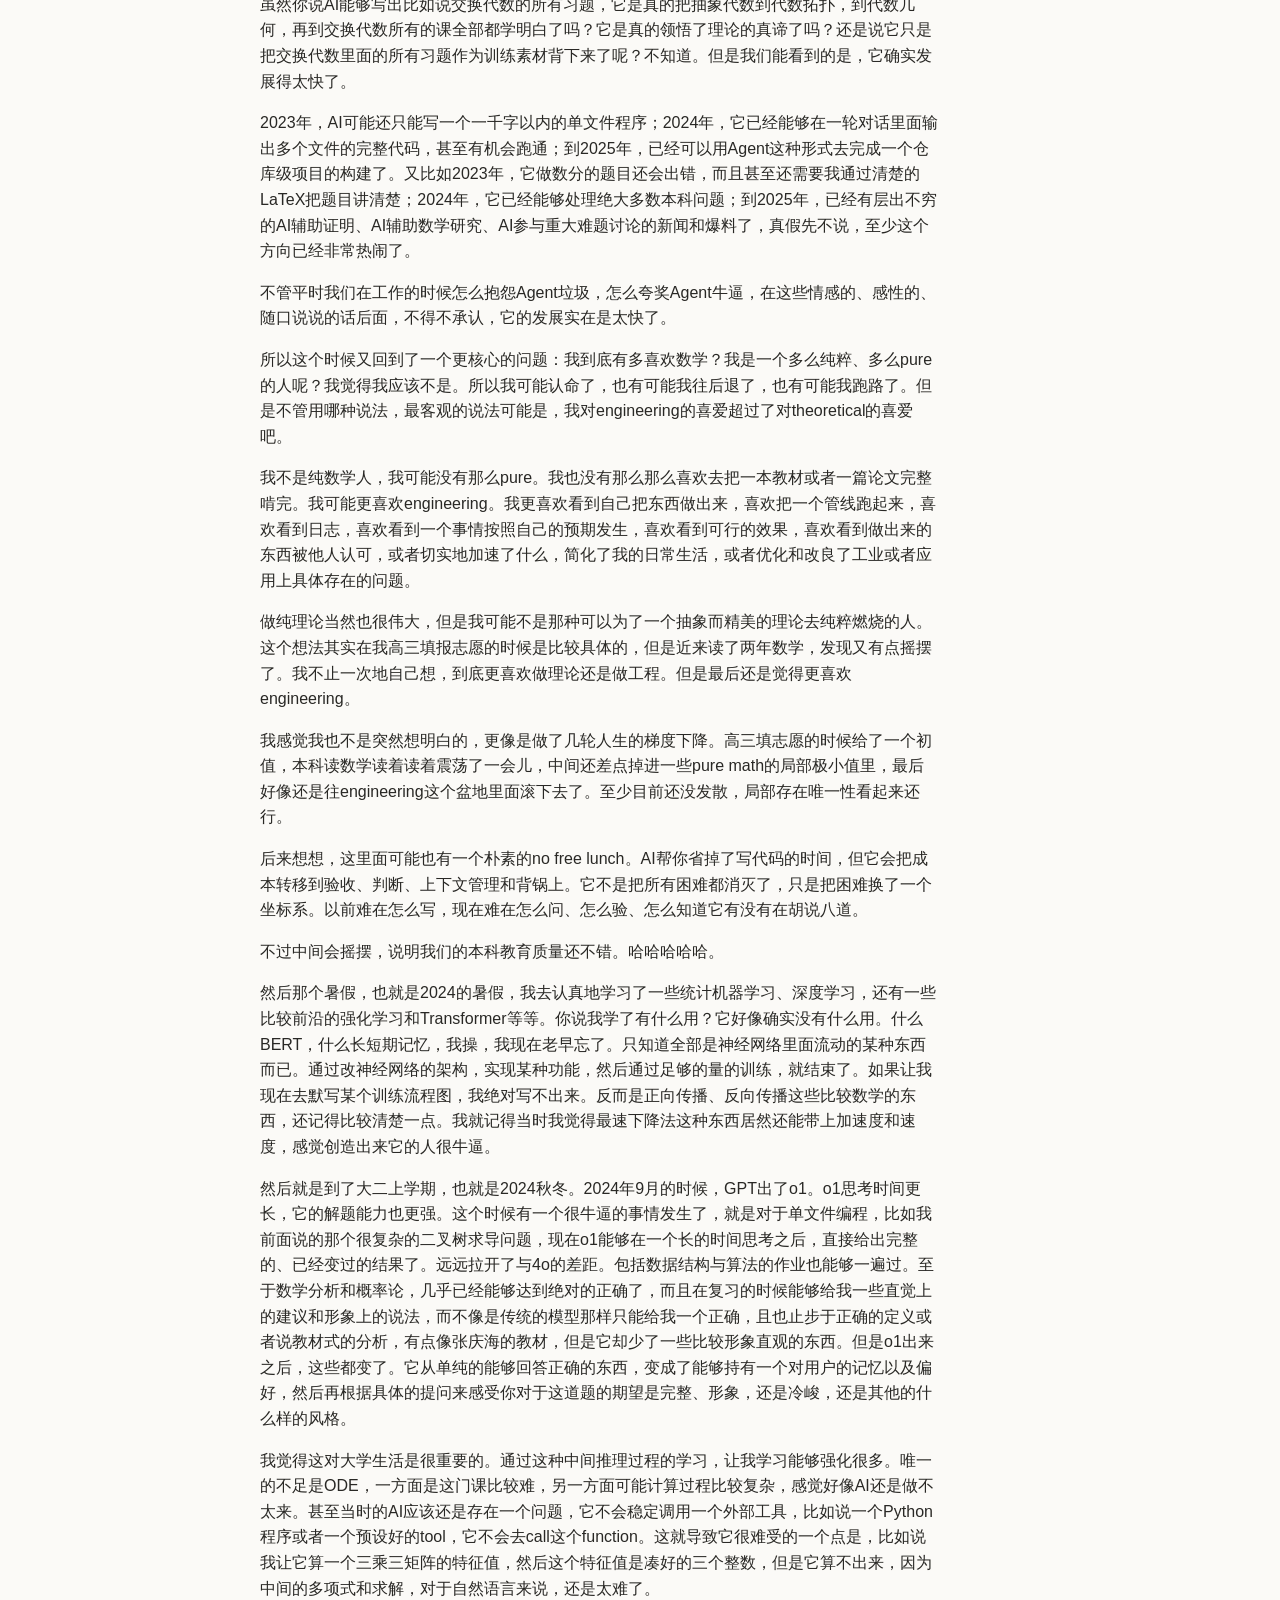
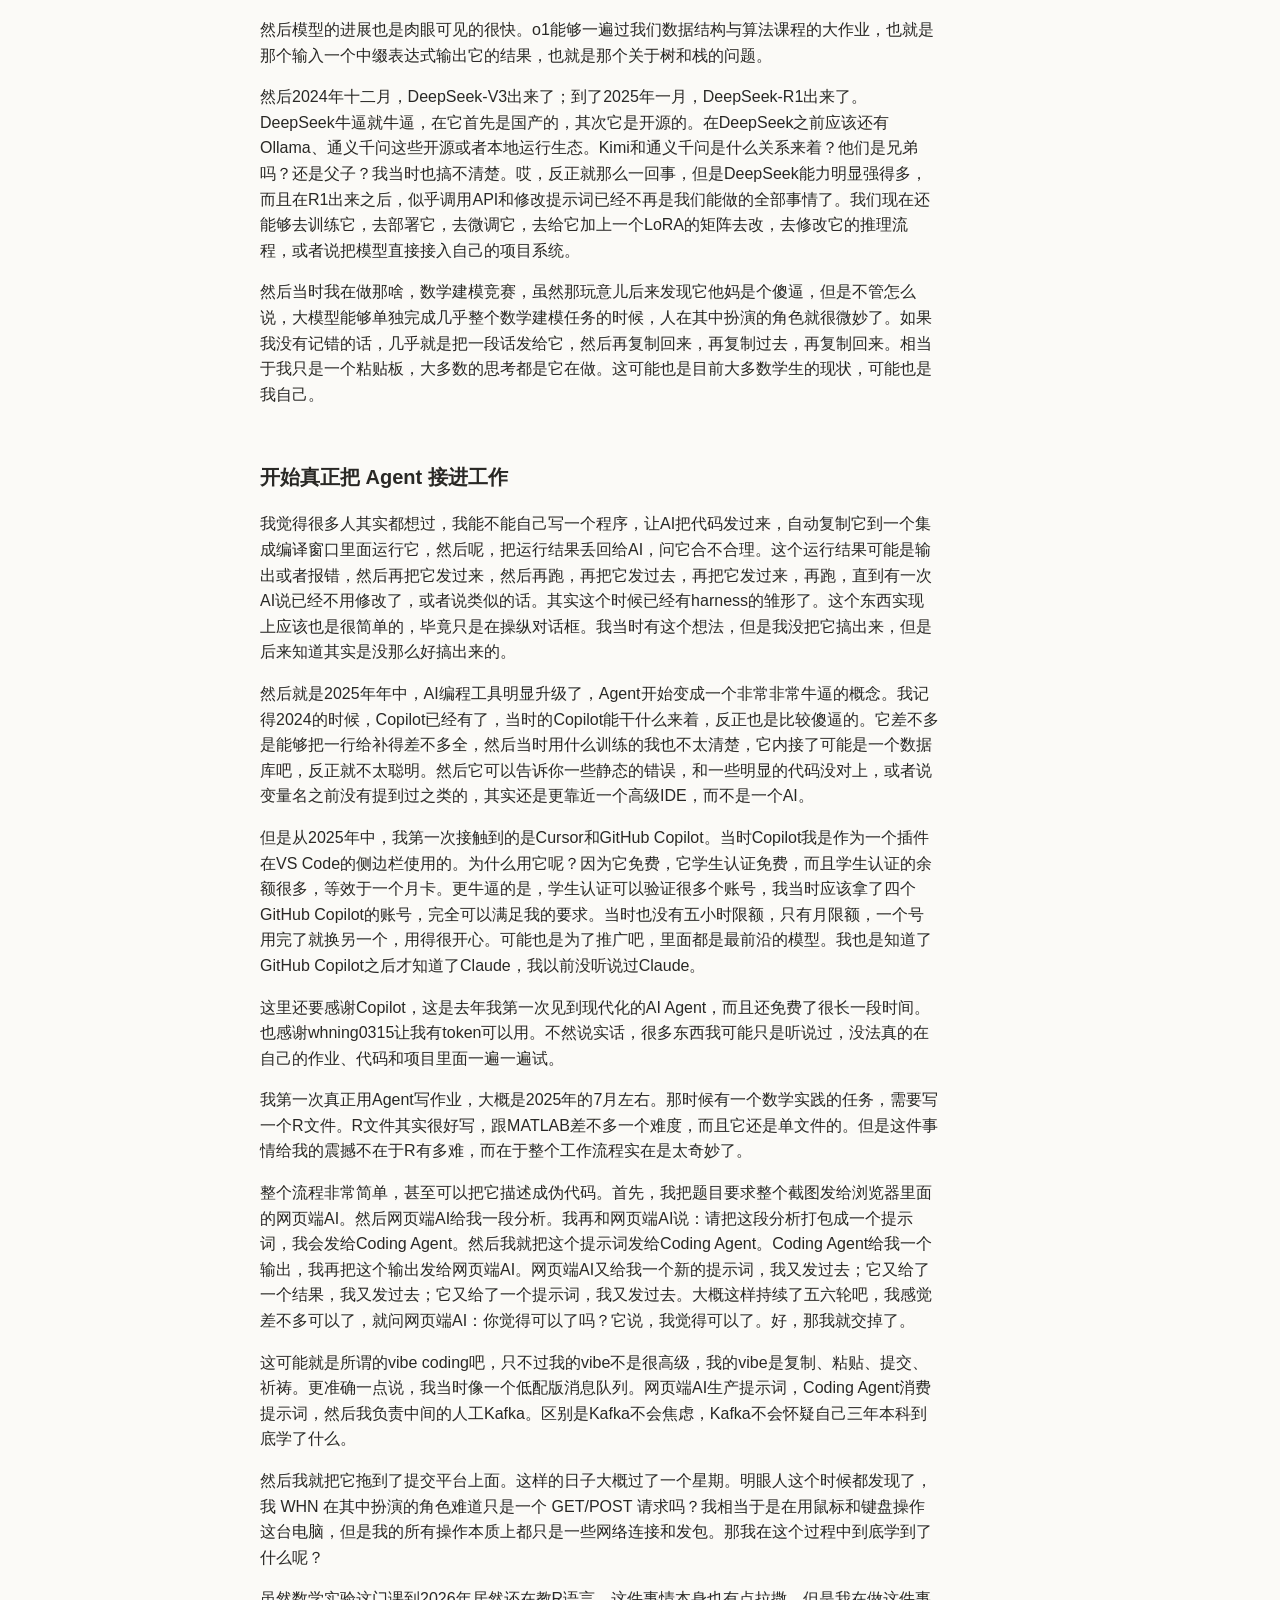
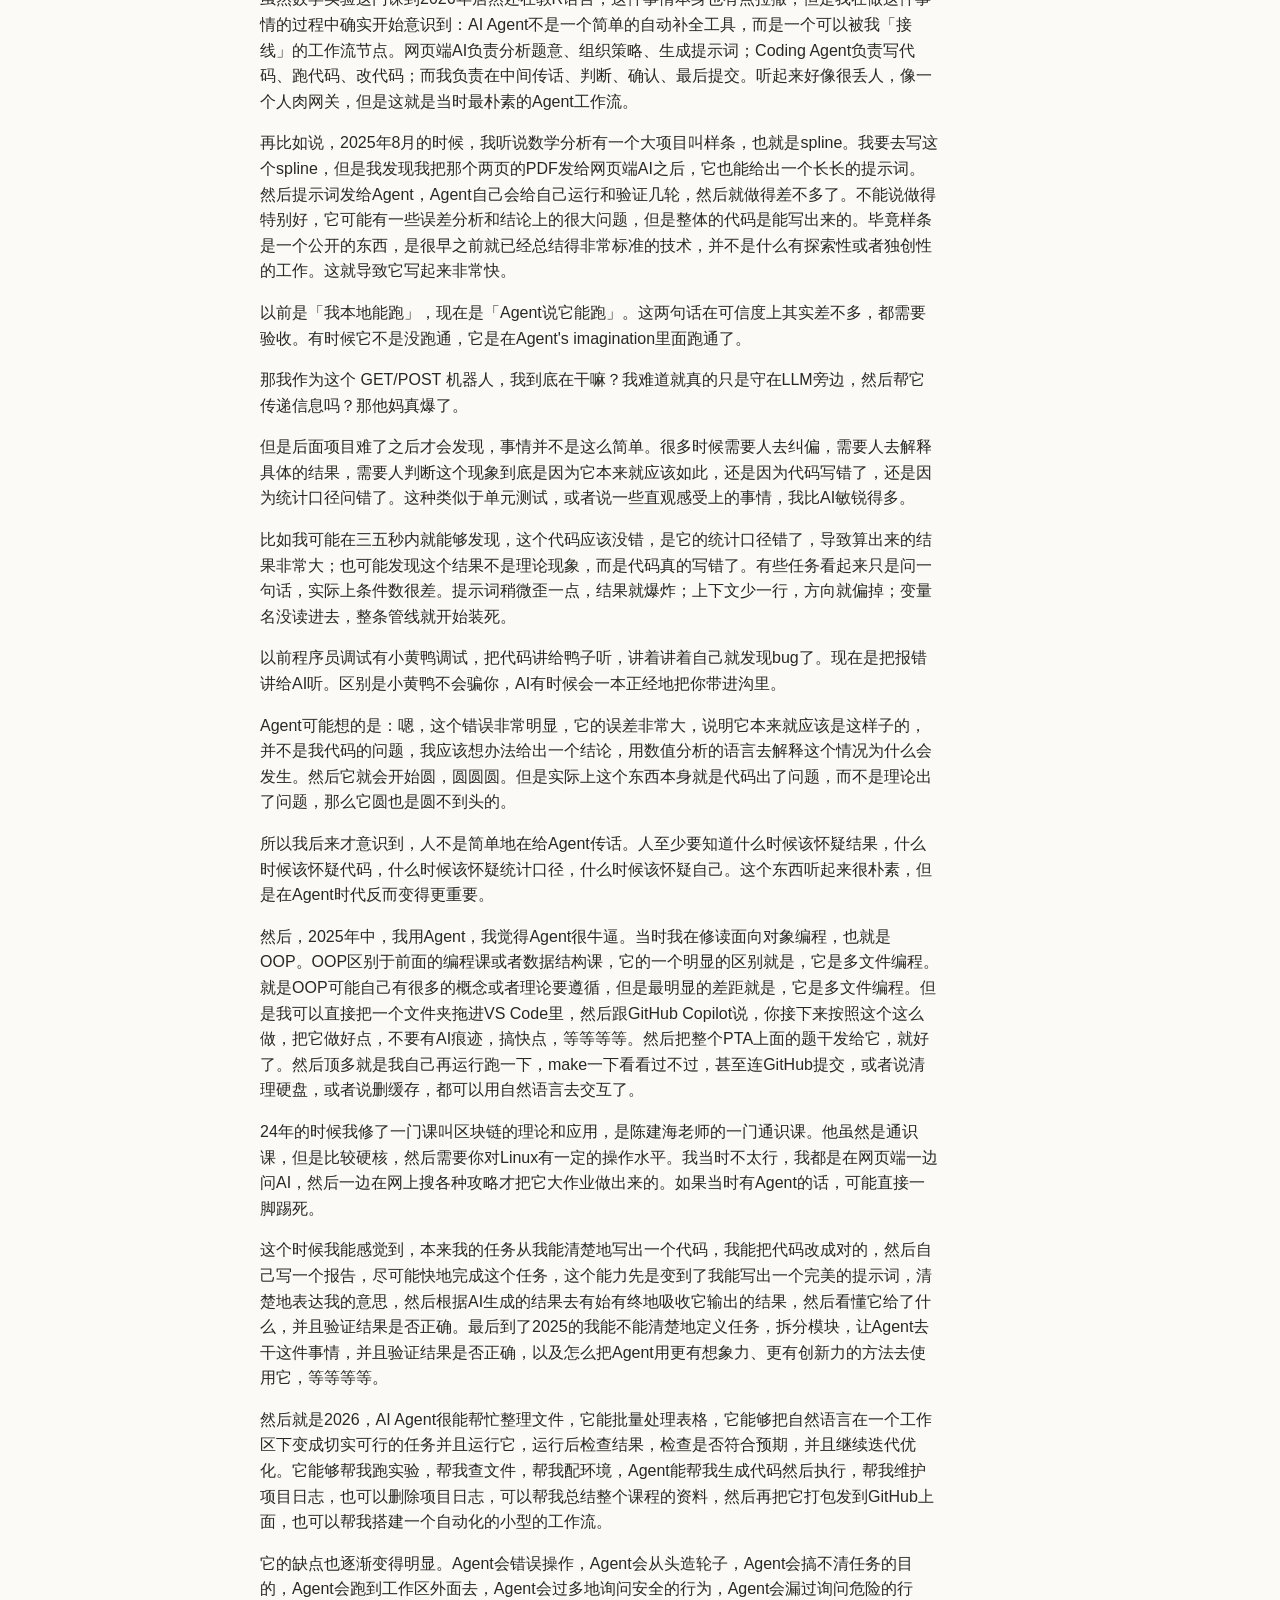
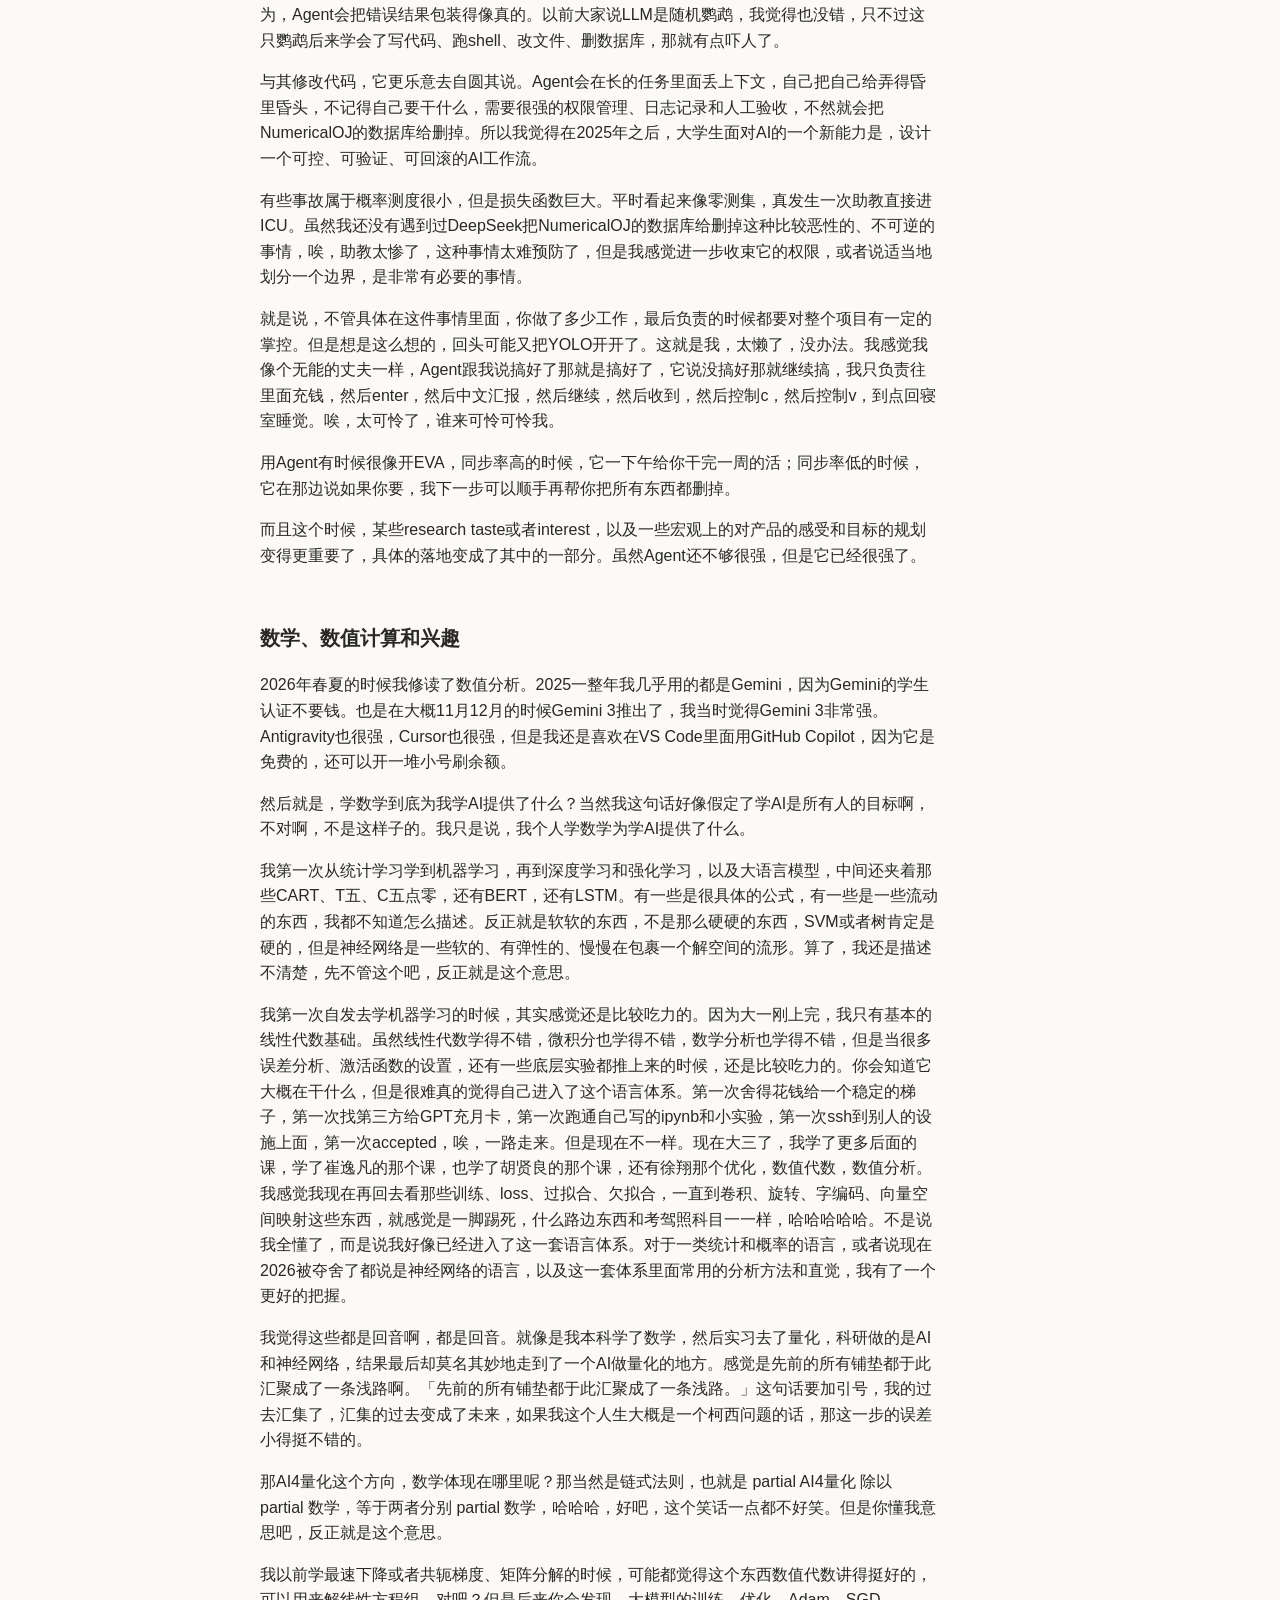
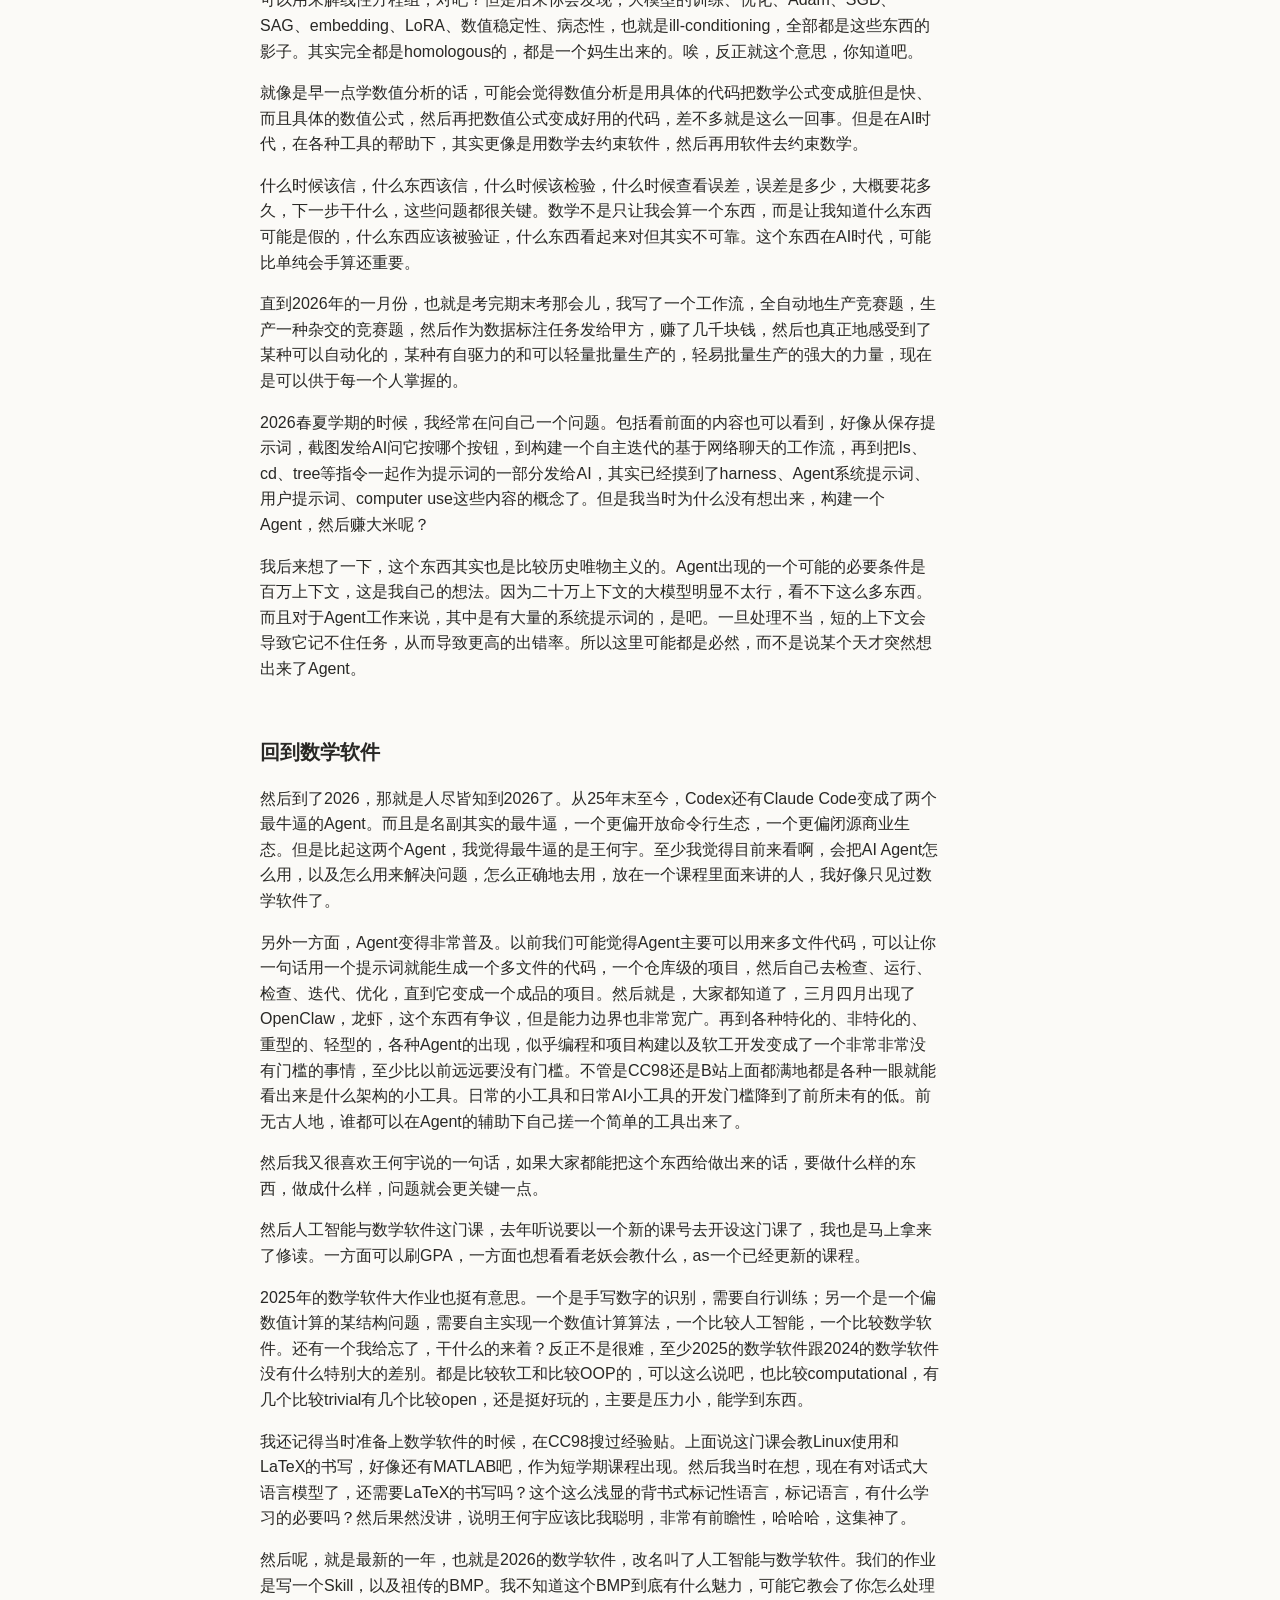
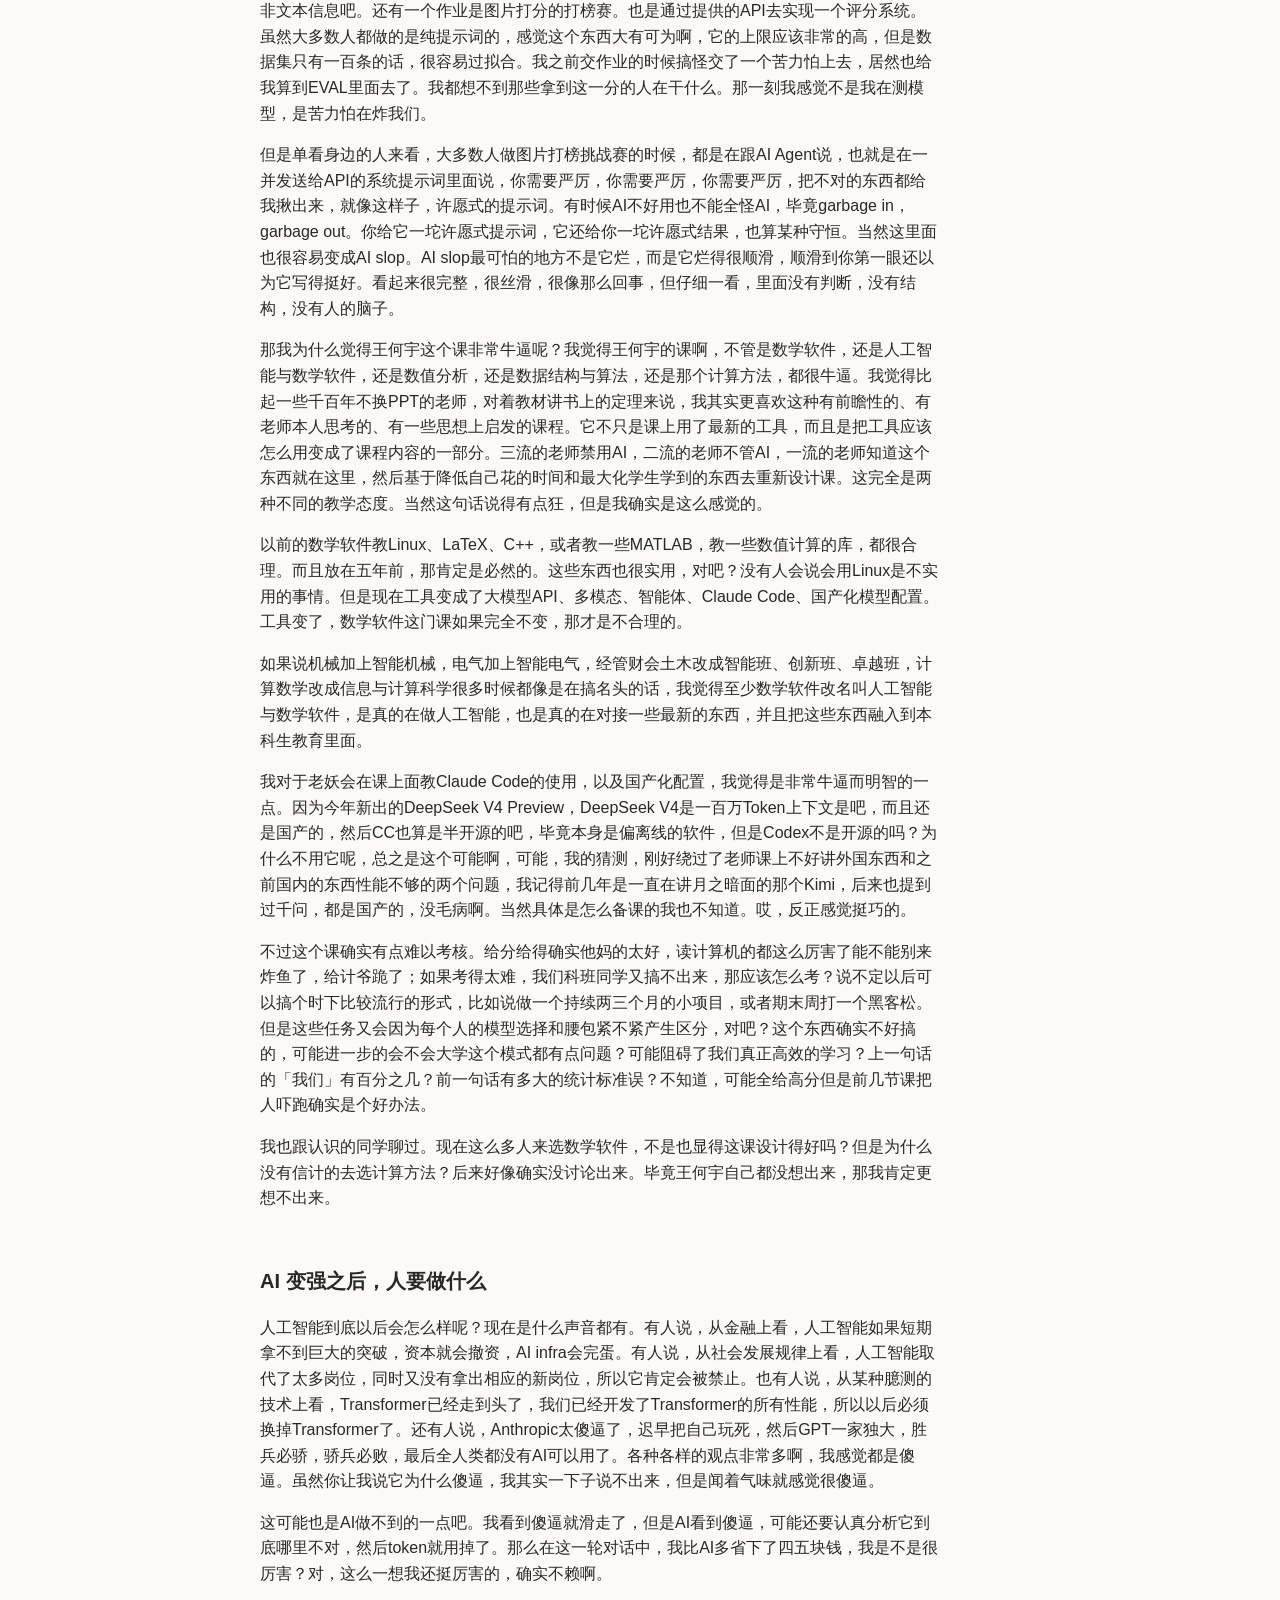
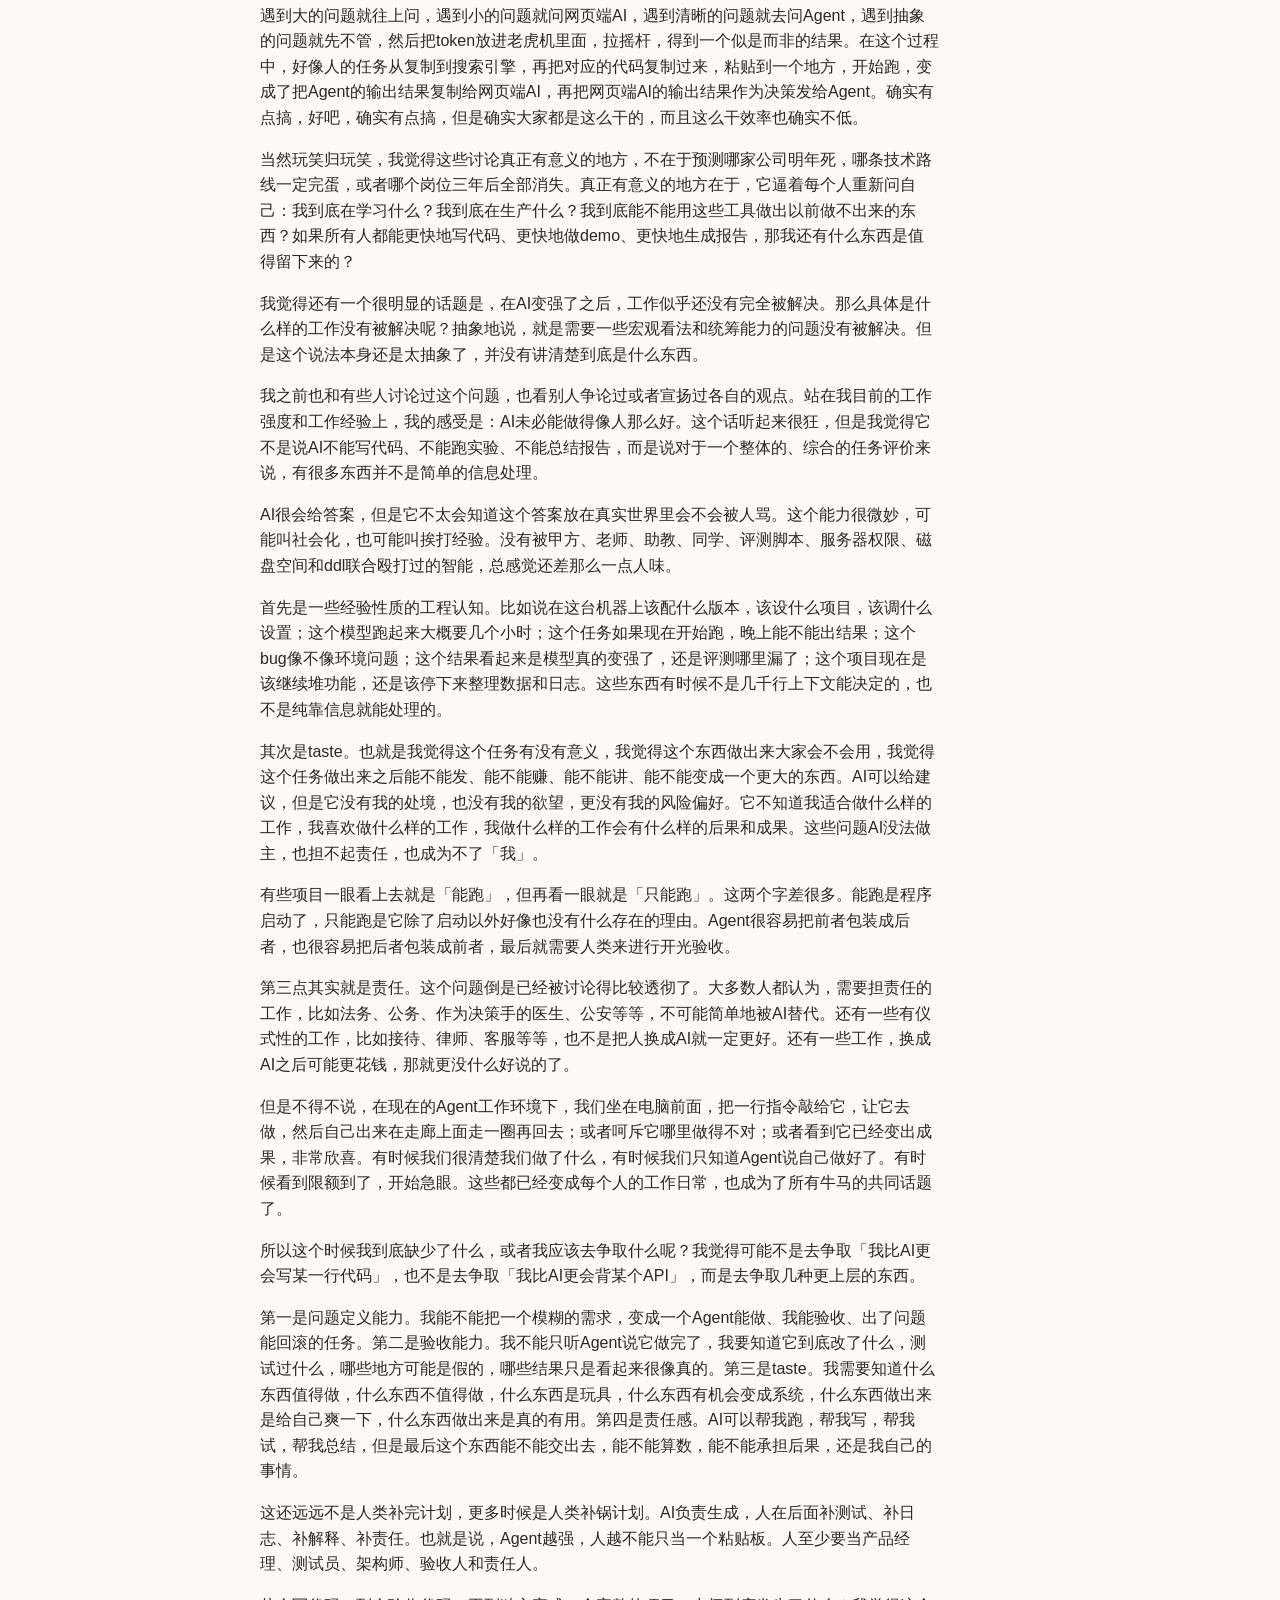
<file: notes/20260916-01.html>
<!doctype html>
<html lang="zh-CN">
<head>
  <meta charset="utf-8">
  <meta name="viewport" content="width=device-width, initial-scale=1">
  <meta name="description" content="关于人工智能、数学软件、数值计算与 Satellite 项目的一篇个人感悟和致谢。">
  <meta name="theme-color" content="#f4f3ef">
  <title>感悟与致谢 | Whning</title>
  <link rel="stylesheet" href="../css/home.css">
</head>
<body>
  <a class="skip-link" href="#main-content">Skip to content</a>
  <header class="site-header">
    <a class="wordmark" href="../index.html" aria-label="Whning home">whning<span>.</span></a>
    <nav class="site-nav" aria-label="Main navigation">
      <a href="../index.html#notes">Notes</a>
      <a href="../index.html#work">Work</a>
      <a href="../index.html#about">About</a>
      <a href="https://github.com/Whning0513" target="_blank" rel="noopener">GitHub <span aria-hidden="true">&#8599;</span></a>
    </nav>
  </header>

  <main id="main-content">
    <article class="article-page">
      <p class="article-kicker">Project reflection / 2026-09-16</p>
      <h1>关于人工智能、数学软件与 Satellite 的感悟和致谢</h1>
      <p class="article-lede">这篇长文来自 Satellite 项目里的原始语音转写，写的是这几年用 AI、学数学、做项目，以及最后把轨道设计做完之后的一些回头看。</p>
      <p class="article-byline">这里只做了 HTML 排版和分段，保留原来的口语、停顿和不完整判断。文中关于安全测试的片段是个人回忆，不是操作教程。</p>

      <section>
        <h2>先说谢谢</h2>
        <p>首先感谢王何宇将军三年以来的指导和教学，感谢和我一起选了这门课的同学们，感谢我上过的每一门课的老师和助教，也感谢在工具使用、签到提醒、知识交流和日常共勉中所有帮助过我的人。能落到这个信计2301里读完本科太精彩太牛逼了。</p>
      </section>

      <section>
        <h2>从 GPT-3.5 到 2024</h2>
        <p>这个人工智能与数学软件怎么说呢？就是我感觉AI这个东西它很牛逼。具体可感地去说它牛逼的话，主要是大语言模型特别牛逼，不过其他的也很牛逼。我记得我第一次看到LLM是在22年年底，也就是口罩刚刚放开的时候。当时在家待了大概一个星期，刷到很多用ChatGPT整活的视频，比如问他一些神人的问题或者引导他出错，或者输出一些戏剧性的东西。当时不太懂这个都是什么东西。然后到上了大学之后，在买手机的时候自己试了一下发现很有意思。如果站在现在去看当年的GPT-3.5，可能觉得它很傻逼，和豆包差不多。但是站在当时来看的话，是很震撼的。一个预训练的东西可以在十秒之内，给一句自然语言的输入，一个不明显输于人类的回答输出。当时觉得非常牛逼，而且泛用性非常非常强。</p>
        <p>然后刚上大学的时候吧，我用GPT去写了军训的日记和形策的作业，但是我感觉军训的日记其实写起来，GPT跟百度文库直接搜，或者说直接在范文网站直接搜，也就那么一回事，大差不差。但是如果用来问编程问题就比较牛逼。我记得当时数学分析和高等代数的题目，它基本上能够做到一个六七十的胜率，实际上并没有做得很好，尤其是稍微复杂一点的不定积分，它其实是算不出来的。这里可能暴露出来一个问题，就是GPT-3.5其实并没有真正稳定的推理能力，没训练过的题目能力差一些，本身的推理能力和检索能力有待提升。</p>
        <p>比如说我问它梯度下降是什么，它不会说直接把网页上面的东西发给我，可能是把一段教材翻译给我，然后可以随便选出其中的一句话去重新问它。但是也有一些比较特别的点，比如说大一上的时候修了一门课叫药物与健康，是一门通识课，它的题目相当于公开的数据库里面不一定找得到，它做出来正确率就会很差。2023年的GPT还有一个很明显的点是，它的道歉态度非常变态，遇到错就道歉，指出它的问题就马上划归选择另一种对立的答案，也有点类似于现如今的豆包。很抱歉我对你造成了误解，懂的都懂，好吧，懂的都懂，有感觉吧。那时候它最擅长的事情不是推理，是滑跪。你说它错了，它马上说「你是对的，我刚才确实忽略了这一点」，然后给你一个相反的答案。看起来像是在学习，实际上像是在执行某种土下座，然后用户这边如果不仔细看就把这个滑跪合并进去了。</p>
        <p>反正当时一开始是觉得很新奇的，也觉得很离谱。也就是这个时候开始，我逐渐开始觉得，自然语言处理，或者说一些比较容易被概括的事情，从翻译、写代码到总结和做报告，这些东西可能还很难说是能力了。我记得当时还有一个很有意思的事情是，信计2023级培养方案里面居然没有四学分的那个大西陈，也就是说，我们这一届是唯一的一个信计里面没有学过大西陈的。我当时觉得这个培养方案改得很诡异，但是大概是在十一月的时候，我感觉GPT-3.5已经很深入地融合到了我的生活之中，然后我开始逐渐领悟到，其实上一个C程的课一点意思都没有。但是这件事情在上了2024的数学软件之后，我才有了更深的感悟。</p>
        <p>然后就是2024。当时网站有很多的视频，比如说让GPT去写高考试卷，让它去写考研试卷，或者说让它解决一类的问题。当然我当时并不知道什么是benchmark，什么是baseline。我只知道这些视频还挺有意思的，然后我就逐渐有了兴趣。</p>
        <p>24年春夏的时候，也就是24年的上半年，我上一门课叫数据结构基础。这个时候GPT-4已经用得很广泛了，尤其是GPT-4在长文本理解、代码逻辑推理和复杂任务上明显强得多。但是数据结构当时有一个大作业是输入一个数学表达式，含有加减乘除，输出它的求导。这是一个树的遍历的问题，而且这个遍历绝对算不上简单。最后写出来大概是在200到400行的一个代码量是比较正常的。这个代码它其实还是一个单文件编程项目，但是以当时的GPT-4，我记得很清楚，它就算迭代了十几轮也没法给出一个能够跑得通的代码，跑出来会有诸多的问题。当然这个问题比起我们数学人的数据结构，我们的任务好像是输入一个中缀表达式直接把它计算出来，相比于输入一个a乘以a加上a乘以b加上c加上1，输出一个链式法则的求导，需要正确处理链式法则、乘法除法的求导，来说是要简单得多的。</p>
        <p>然后呢，GPT-4并不能做得很好。但是从那个时候开始，数学分析和高等代数的题目，在上下文要求不那么长的情况下，已经能够做到几乎全对了。在很多专业和学术的基准上也能达到人类的水平。2023年的时候有一个很热门的话题，是提示词，肯定所有人都有所感受。怎么把自己的背景、要求、格式和评价标准，用一个结构化的、够清楚的方式给大语言模型讲清楚。网上也有很多宣称自己做的提示词惊天动地，或者说别人做的提示词不行，这种风气很厉害，有点类似于现在的人比你的skill不行，我的skill行。</p>
        <p>现在回头看，2023年的提示词风潮有点像修仙小说里面的口诀。大家都觉得自己掌握了一段上古咒语，只要把「你是一个资深专家」「请一步一步思考」「输出格式如下」念对了，模型就能开光。后来发现，也不是不行，但是更多时候它只是把香烧得比较整齐。但是武林秘籍这一块还得看我们微分方程数值解。</p>
        <p>在我上大学英语三的时候，老师非常明确地跟我们说，我们所有的作文都需要当场完成，因为GPT实在太厉害了。在形势与政策的课上，老师说，我们的报告绝对不允许用AI写。在数据结构的课上，老师说，如果你这个代码是AI写的，你应该把它搞懂。而在接下来2024春夏的数学软件课上，我对很多事情有了新的看法。如果要总结的话，2023年AI的三个主线应该是提示词、作弊鉴定和能力边界的初步探索。</p>
        <p>到2024就更加牛逼了。2024年2月的时候，出来了Gemini 1.5 Pro，Gemini一出来就有十多万的token窗口，而且当时已经有一百万token上下文的新闻了，但是客户端没有。如此长的上下文出现之后，AI有能力去处理更大的材料，我们再也不需要在AI输出被截断的时候，输入一个continue或者继续了，它能一口气把很多话讲清楚，也能一口气把很多内容看完。GPT-3.5早期的token上限，如果我没记错的话，应该是比较可怜的，很多时候只有几千到一万多的水平，后面版本才逐渐变长。长上下文从唯物主义上来看，十万的上下文是让AI去阅读文件的必要条件。如果没有十万的上下文，就算支持了文件阅读，AI也无法很好地去阅读这个文件。我们可以让它看一整篇论文之后慢慢讲下来，看完一整组PPT之后决定怎么修改，看完几十页的课程讲义，或者说是很厚的一本书。和原先的输入一大篇文字之后输出一大篇文字，有了很大的变化。</p>
        <p>然后是快要期末考的时候，大概是五月到六月份吧，出来了GPT-4o。4o比4多了一个o，这个o应该是omni的意思，也就是全能、多模态。它这个东西能够处理音频、实时音频，还有视觉，也就是图片。这个东西就很牛逼了。比如说小测的时候可以把图片截出来，然后发给它，而不是说先把图片敲成text，把这个分式或者根式表达清楚之后再发给AI让它做题。当然我没干过这种事情。也可以发一个流程图或者表格，也可以发一个电脑的截图，问它按哪个按钮。当然这个东西后面和computer use这种概念有关系，但是我当时不知道。</p>
        <p>从这个时候开始，我会有意识地把一些常用的提示词打包起来，放在一个粘贴板应用里面。比如说请把这段话改得去AI化，要求123；请把这段话压缩到原来的一半，要求123；或者请根据这一段教材把XX页到XX页压缩成一份可感可读的期末复习讲义，要求123，等等。我第一次有了管理提示词和存储常用效果的想法。当然后来知道这个东西其实也可以叫Skill。</p>
        <p>然后是2024年出现了Sora。Sora不是LLM，但是它能够生成一个非常牛逼的视频或者广告或者短剧。Sora出来的时候反响非常强，因为它生成的视频是整体比较逼真的。不像先前的视频可能还在停留于巨石强森吃石头或者海猫络合物演唱达妹达妹，也就是DeepFake。和先前的那些传统的基于小模型机器学习的尝试完全不一样，它直接从文生视频这个方式入手，有非常强的泛用性，生成的画面也很震撼。</p>
        <p>当时是我正式地修读了数学软件这门课程。我们当时的大作业除了几个祖传大作业以外，还有MNIST，相当于是神经网络入门吧，可以这么说。还有一个Mandelbrot集，但是这玩意我觉得确实很数学软件，但是和人工智能没什么关系。还有一些偏向于CPP素养训练和提示词建议的想法，包括老妖对于LLM的使用是一个很宽容的态度，尤其是在数学软件里面基本上是鼓励使用。还有生命游戏，计算π的值，使用线性代数相关的组件完成一个矩阵运算的程序。总而言之，这些都很信计，但是并不是很人工智能，但是比较数学软件。</p>
        <p>2024年的5月，我有许多高中同学在刷LeetCode，刷Codeforces。这也是我第一次开始思考这种东西。在三年前，如果我说我高中打过OJ，拿过奖，上大学之后打过ACM，我会编程，我写代码比你快一百倍。确实很牛逼，不得不说就是很牛逼，可能以后也能拿个几百万的工资，但是现在可能并不是这样了。这是我第一次认真地去想，LLM会怎么具体地冲击我们的生活和这个社会。</p>
        <p>其实这个时候，我还想到高中时候的一些事情。高中的时候，有些同学在打信息学奥赛，或者自己弄了一个实用小工具，或者搞了一个自己的个人网站。那种东西当时看起来是很酷的。虽然你可能不知道它具体有什么用，但是它本身是有一定技术门槛的。比如说用HTML、CSS、JS搭一个页面，写一点交互，做一个简单的任务。对于零基础的人来说，这肯定不是点一下鼠标就能做出来的，至少要学一会儿，要查点资料，要知道文件怎么组织，浏览器怎么运行，页面怎么调样式，按钮怎么响应。</p>
        <p>但是现在有了AI之后，这件事情的感觉变得很不一样。首先，标记语言这种东西感觉能被一脚踢死了。它不是说完全没必要学，而是说这种查表类、积累类、模板类的东西，可以被AI配合得非常彻底。HTML怎么写，CSS怎么居中，JS怎么绑一个事件，Python怎么读一个文件，shell怎么写一个循环，这些东西以前是入门门槛，现在更像是AI随手可以帮你铺好的地板。</p>
        <p>更进一步地说，做一些小型项目的门槛大幅度降低了。以前你想搓一个demo，可能要先学框架、学环境、学API、学调试，搞到最后demo还没做出来，人已经烦死了。现在很多时候，只要你有一点程序直觉，知道自己想要什么，有一点设计上的taste，知道这个东西做出来应该长什么样，剩下的就可以让AI以远超先前的效率帮你搭出来。它不一定一次对，也不一定优雅，但是成本和时间已经降到了一个很夸张的程度。</p>
        <p>所以我当时第一次很明显地感觉到，编程这个东西的门槛可能真的在变化。以前「我能做出来」本身就很酷，现在「我能做出来」这件事开始变得没那么稀缺了。稀缺的可能变成了：我到底想做什么，我能不能把它做得有用，我有没有taste，我能不能判断这个demo是不是只是一个玩具，还是它真的有一点价值。</p>
      </section>

      <section>
        <h2>编程门槛和问题意识</h2>
        <p>而且那个Numerical OJ啊，我用Agent做了一个简单的hack，对不起wcgg啊，对不起。就是那个哈基米哪没路躲，小游戏，我让Agent去看一下它底层是怎么做的，然后直接发了一个最高分的提交上去，然后发现他其实是没有校验和复核的。只需要发一个纯粹的JSON请求包，就可以达到提交成绩的效果。有点类似于我第一次发现学在浙大的quiz，会把答案和题干一起发过来，然后通过脚本可以解析它发的包，进一步可以直接用中间人攻击自动写题目交掉，智慧树也是这样。当然我这个人非常的正直，不会去干这种事情，哈哈哈，就像我不会缺勤，不会翘课，也不会帮人签到，也不会给人抄作业。但是你说放在以前，我这样一个没有CTF经验，也没有web开发经验的人，能做到独立的去调试和解析出一个网站的漏洞，然后再加以利用吗？不管这件事情道德上怎么说，我觉得我技术上都是做不到的。但是Agent的出现大大拉低了这个门槛，甚至纯粹的网页端对话LLM可能也无法帮助我做到这一点。在这之前，我也只是一个会按F12然后装模作样看JSON里面写着什么的普通大学生，当然现在也是。</p>
        <p>其实这个时候我仔细想了一个很严重的问题，就是各个群里面都在讨论一个问题：AI会不会取代我们的工作。这个问题本身就很难讨论，因为「AI」是一个非常宽泛的概念，「取代我们的工作」也是一个更加宽泛的概念。这两个宽泛的东西叠在一起，就注定了它会变成一个全民参与、争论不休、谁都能说两句、谁都很难说清楚的问题。这个问题还有点像薛定谔的饭碗。你说它没被取代吧，每天都有人说自己的活已经被AI干了；你说它被取代了吧，大家又还在上班，还在开会，还在填表，还在被ddl追杀。饭碗处在一种既死又没死的叠加态，只有工资到账的时候才会坍缩。</p>
        <p>有的人认为，我本科就要去学泛函分析甲，我就要学偏微分方程甲，我要学微分流形、学拓扑，学那些足够抽象、足够高级的课程，让AI无法理解我的课程。有些人认为，既然AI这么屌，迟早要取代，那我不读书了，我去找个岗位当老师吧。还有一些人认为，AI这么屌，那我读什么数学啊，我去做AI吧，感觉还是做AI赚钱啊。还有一些人会问，AI到底可以怎么做数学呢？大家都说AI for Math，AI for Science，那它到底怎么for过去呢？是直接基于大语言模型，还是自己开发一个模型，还是创造更新的理论和管线呢？还有一批人看到以上言论都开始反驳，还有一批人看到什么都不说话。</p>
        <p>在这样一个很复杂的话语体系和社区环境里面，我其实也花了很多想法和很多构想去思考自己到底想要做什么样的任务，探索自己的research interest吧。</p>
        <p>首先，比起「AI会不会取代我们的工作」这样一个大、宽泛、争论不息的问题，我其实更想讨论的是一个小问题：对于同一件事情，如果我从现在开始学，我能赶得上AI的发展吗？这个问题就比先前那个问题要具体得多，而且答案是比较显然的。那就是不能，至少目前几年看下来不太能。人的学习能力实在太慢了。</p>
        <p>虽然你说AI能够写出比如说交换代数的所有习题，它是真的把抽象代数到代数拓扑，到代数几何，再到交换代数所有的课全部都学明白了吗？它是真的领悟了理论的真谛了吗？还是说它只是把交换代数里面的所有习题作为训练素材背下来了呢？不知道。但是我们能看到的是，它确实发展得太快了。</p>
        <p>2023年，AI可能还只能写一个一千字以内的单文件程序；2024年，它已经能够在一轮对话里面输出多个文件的完整代码，甚至有机会跑通；到2025年，已经可以用Agent这种形式去完成一个仓库级项目的构建了。又比如2023年，它做数分的题目还会出错，而且甚至还需要我通过清楚的LaTeX把题目讲清楚；2024年，它已经能够处理绝大多数本科问题；到2025年，已经有层出不穷的AI辅助证明、AI辅助数学研究、AI参与重大难题讨论的新闻和爆料了，真假先不说，至少这个方向已经非常热闹了。</p>
        <p>不管平时我们在工作的时候怎么抱怨Agent垃圾，怎么夸奖Agent牛逼，在这些情感的、感性的、随口说说的话后面，不得不承认，它的发展实在是太快了。</p>
        <p>所以这个时候又回到了一个更核心的问题：我到底有多喜欢数学？我是一个多么纯粹、多么pure的人呢？我觉得我应该不是。所以我可能认命了，也有可能我往后退了，也有可能我跑路了。但是不管用哪种说法，最客观的说法可能是，我对engineering的喜爱超过了对theoretical的喜爱吧。</p>
        <p>我不是纯数学人，我可能没有那么pure。我也没有那么那么喜欢去把一本教材或者一篇论文完整啃完。我可能更喜欢engineering。我更喜欢看到自己把东西做出来，喜欢把一个管线跑起来，喜欢看到日志，喜欢看到一个事情按照自己的预期发生，喜欢看到可行的效果，喜欢看到做出来的东西被他人认可，或者切实地加速了什么，简化了我的日常生活，或者优化和改良了工业或者应用上具体存在的问题。</p>
        <p>做纯理论当然也很伟大，但是我可能不是那种可以为了一个抽象而精美的理论去纯粹燃烧的人。这个想法其实在我高三填报志愿的时候是比较具体的，但是近来读了两年数学，发现又有点摇摆了。我不止一次地自己想，到底更喜欢做理论还是做工程。但是最后还是觉得更喜欢engineering。</p>
        <p>我感觉我也不是突然想明白的，更像是做了几轮人生的梯度下降。高三填志愿的时候给了一个初值，本科读数学读着读着震荡了一会儿，中间还差点掉进一些pure math的局部极小值里，最后好像还是往engineering这个盆地里面滚下去了。至少目前还没发散，局部存在唯一性看起来还行。</p>
        <p>后来想想，这里面可能也有一个朴素的no free lunch。AI帮你省掉了写代码的时间，但它会把成本转移到验收、判断、上下文管理和背锅上。它不是把所有困难都消灭了，只是把困难换了一个坐标系。以前难在怎么写，现在难在怎么问、怎么验、怎么知道它有没有在胡说八道。</p>
        <p>不过中间会摇摆，说明我们的本科教育质量还不错。哈哈哈哈哈。</p>
        <p>然后那个暑假，也就是2024的暑假，我去认真地学习了一些统计机器学习、深度学习，还有一些比较前沿的强化学习和Transformer等等。你说我学了有什么用？它好像确实没有什么用。什么BERT，什么长短期记忆，我操，我现在老早忘了。只知道全部是神经网络里面流动的某种东西而已。通过改神经网络的架构，实现某种功能，然后通过足够的量的训练，就结束了。如果让我现在去默写某个训练流程图，我绝对写不出来。反而是正向传播、反向传播这些比较数学的东西，还记得比较清楚一点。我就记得当时我觉得最速下降法这种东西居然还能带上加速度和速度，感觉创造出来它的人很牛逼。</p>
        <p>然后就是到了大二上学期，也就是2024秋冬。2024年9月的时候，GPT出了o1。o1思考时间更长，它的解题能力也更强。这个时候有一个很牛逼的事情发生了，就是对于单文件编程，比如我前面说的那个很复杂的二叉树求导问题，现在o1能够在一个长的时间思考之后，直接给出完整的、已经变过的结果了。远远拉开了与4o的差距。包括数据结构与算法的作业也能够一遍过。至于数学分析和概率论，几乎已经能够达到绝对的正确了，而且在复习的时候能够给我一些直觉上的建议和形象上的说法，而不像是传统的模型那样只能给我一个正确，且也止步于正确的定义或者说教材式的分析，有点像张庆海的教材，但是它却少了一些比较形象直观的东西。但是o1出来之后，这些都变了。它从单纯的能够回答正确的东西，变成了能够持有一个对用户的记忆以及偏好，然后再根据具体的提问来感受你对于这道题的期望是完整、形象，还是冷峻，还是其他的什么样的风格。</p>
        <p>我觉得这对大学生活是很重要的。通过这种中间推理过程的学习，让我学习能够强化很多。唯一的不足是ODE，一方面是这门课比较难，另一方面可能计算过程比较复杂，感觉好像AI还是做不太来。甚至当时的AI应该还是存在一个问题，它不会稳定调用一个外部工具，比如说一个Python程序或者一个预设好的tool，它不会去call这个function。这就导致它很难受的一个点是，比如说我让它算一个三乘三矩阵的特征值，然后这个特征值是凑好的三个整数，但是它算不出来，因为中间的多项式和求解，对于自然语言来说，还是太难了。</p>
        <p>然后模型的进展也是肉眼可见的很快。o1能够一遍过我们数据结构与算法课程的大作业，也就是那个输入一个中缀表达式输出它的结果，也就是那个关于树和栈的问题。</p>
        <p>然后2024年十二月，DeepSeek-V3出来了；到了2025年一月，DeepSeek-R1出来了。DeepSeek牛逼就牛逼，在它首先是国产的，其次它是开源的。在DeepSeek之前应该还有Ollama、通义千问这些开源或者本地运行生态。Kimi和通义千问是什么关系来着？他们是兄弟吗？还是父子？我当时也搞不清楚。哎，反正就那么一回事，但是DeepSeek能力明显强得多，而且在R1出来之后，似乎调用API和修改提示词已经不再是我们能做的全部事情了。我们现在还能够去训练它，去部署它，去微调它，去给它加上一个LoRA的矩阵去改，去修改它的推理流程，或者说把模型直接接入自己的项目系统。</p>
        <p>然后当时我在做那啥，数学建模竞赛，虽然那玩意儿后来发现它他妈是个傻逼，但是不管怎么说，大模型能够单独完成几乎整个数学建模任务的时候，人在其中扮演的角色就很微妙了。如果我没有记错的话，几乎就是把一段话发给它，然后再复制回来，再复制过去，再复制回来。相当于我只是一个粘贴板，大多数的思考都是它在做。这可能也是目前大多数学生的现状，可能也是我自己。</p>
      </section>

      <section>
        <h2>开始真正把 Agent 接进工作</h2>
        <p>我觉得很多人其实都想过，我能不能自己写一个程序，让AI把代码发过来，自动复制它到一个集成编译窗口里面运行它，然后呢，把运行结果丢回给AI，问它合不合理。这个运行结果可能是输出或者报错，然后再把它发过来，然后再跑，再把它发过去，再把它发过来，再跑，直到有一次AI说已经不用修改了，或者说类似的话。其实这个时候已经有harness的雏形了。这个东西实现上应该也是很简单的，毕竟只是在操纵对话框。我当时有这个想法，但是我没把它搞出来，但是后来知道其实是没那么好搞出来的。</p>
        <p>然后就是2025年年中，AI编程工具明显升级了，Agent开始变成一个非常非常牛逼的概念。我记得2024的时候，Copilot已经有了，当时的Copilot能干什么来着，反正也是比较傻逼的。它差不多是能够把一行给补得差不多全，然后当时用什么训练的我也不太清楚，它内接了可能是一个数据库吧，反正就不太聪明。然后它可以告诉你一些静态的错误，和一些明显的代码没对上，或者说变量名之前没有提到过之类的，其实还是更靠近一个高级IDE，而不是一个AI。</p>
        <p>但是从2025年中，我第一次接触到的是Cursor和GitHub Copilot。当时Copilot我是作为一个插件在VS Code的侧边栏使用的。为什么用它呢？因为它免费，它学生认证免费，而且学生认证的余额很多，等效于一个月卡。更牛逼的是，学生认证可以验证很多个账号，我当时应该拿了四个GitHub Copilot的账号，完全可以满足我的要求。当时也没有五小时限额，只有月限额，一个号用完了就换另一个，用得很开心。可能也是为了推广吧，里面都是最前沿的模型。我也是知道了GitHub Copilot之后才知道了Claude，我以前没听说过Claude。</p>
        <p>这里还要感谢Copilot，这是去年我第一次见到现代化的AI Agent，而且还免费了很长一段时间。也感谢whning0315让我有token可以用。不然说实话，很多东西我可能只是听说过，没法真的在自己的作业、代码和项目里面一遍一遍试。</p>
        <p>我第一次真正用Agent写作业，大概是2025年的7月左右。那时候有一个数学实践的任务，需要写一个R文件。R文件其实很好写，跟MATLAB差不多一个难度，而且它还是单文件的。但是这件事情给我的震撼不在于R有多难，而在于整个工作流程实在是太奇妙了。</p>
        <p>整个流程非常简单，甚至可以把它描述成伪代码。首先，我把题目要求整个截图发给浏览器里面的网页端AI。然后网页端AI给我一段分析。我再和网页端AI说：请把这段分析打包成一个提示词，我会发给Coding Agent。然后我就把这个提示词发给Coding Agent。Coding Agent给我一个输出，我再把这个输出发给网页端AI。网页端AI又给我一个新的提示词，我又发过去；它又给了一个结果，我又发过去；它又给了一个提示词，我又发过去。大概这样持续了五六轮吧，我感觉差不多可以了，就问网页端AI：你觉得可以了吗？它说，我觉得可以了。好，那我就交掉了。</p>
        <p>这可能就是所谓的vibe coding吧，只不过我的vibe不是很高级，我的vibe是复制、粘贴、提交、祈祷。更准确一点说，我当时像一个低配版消息队列。网页端AI生产提示词，Coding Agent消费提示词，然后我负责中间的人工Kafka。区别是Kafka不会焦虑，Kafka不会怀疑自己三年本科到底学了什么。</p>
        <p>然后我就把它拖到了提交平台上面。这样的日子大概过了一个星期。明眼人这个时候都发现了，我 WHN 在其中扮演的角色难道只是一个 GET/POST 请求吗？我相当于是在用鼠标和键盘操作这台电脑，但是我的所有操作本质上都只是一些网络连接和发包。那我在这个过程中到底学到了什么呢？</p>
        <p>虽然数学实验这门课到2026年居然还在教R语言，这件事情本身也有点拉撒，但是我在做这件事情的过程中确实开始意识到：AI Agent不是一个简单的自动补全工具，而是一个可以被我「接线」的工作流节点。网页端AI负责分析题意、组织策略、生成提示词；Coding Agent负责写代码、跑代码、改代码；而我负责在中间传话、判断、确认、最后提交。听起来好像很丢人，像一个人肉网关，但是这就是当时最朴素的Agent工作流。</p>
        <p>再比如说，2025年8月的时候，我听说数学分析有一个大项目叫样条，也就是spline。我要去写这个spline，但是我发现我把那个两页的PDF发给网页端AI之后，它也能给出一个长长的提示词。然后提示词发给Agent，Agent自己会给自己运行和验证几轮，然后就做得差不多了。不能说做得特别好，它可能有一些误差分析和结论上的很大问题，但是整体的代码是能写出来的。毕竟样条是一个公开的东西，是很早之前就已经总结得非常标准的技术，并不是什么有探索性或者独创性的工作。这就导致它写起来非常快。</p>
        <p>以前是「我本地能跑」，现在是「Agent说它能跑」。这两句话在可信度上其实差不多，都需要验收。有时候它不是没跑通，它是在Agent's imagination里面跑通了。</p>
        <p>那我作为这个 GET/POST 机器人，我到底在干嘛？我难道就真的只是守在LLM旁边，然后帮它传递信息吗？那他妈真爆了。</p>
        <p>但是后面项目难了之后才会发现，事情并不是这么简单。很多时候需要人去纠偏，需要人去解释具体的结果，需要人判断这个现象到底是因为它本来就应该如此，还是因为代码写错了，还是因为统计口径问错了。这种类似于单元测试，或者说一些直观感受上的事情，我比AI敏锐得多。</p>
        <p>比如我可能在三五秒内就能够发现，这个代码应该没错，是它的统计口径错了，导致算出来的结果非常大；也可能发现这个结果不是理论现象，而是代码真的写错了。有些任务看起来只是问一句话，实际上条件数很差。提示词稍微歪一点，结果就爆炸；上下文少一行，方向就偏掉；变量名没读进去，整条管线就开始装死。</p>
        <p>以前程序员调试有小黄鸭调试，把代码讲给鸭子听，讲着讲着自己就发现bug了。现在是把报错讲给AI听。区别是小黄鸭不会骗你，AI有时候会一本正经地把你带进沟里。</p>
        <p>Agent可能想的是：嗯，这个错误非常明显，它的误差非常大，说明它本来就应该是这样子的，并不是我代码的问题，我应该想办法给出一个结论，用数值分析的语言去解释这个情况为什么会发生。然后它就会开始圆，圆圆圆。但是实际上这个东西本身就是代码出了问题，而不是理论出了问题，那么它圆也是圆不到头的。</p>
        <p>所以我后来才意识到，人不是简单地在给Agent传话。人至少要知道什么时候该怀疑结果，什么时候该怀疑代码，什么时候该怀疑统计口径，什么时候该怀疑自己。这个东西听起来很朴素，但是在Agent时代反而变得更重要。</p>
        <p>然后，2025年中，我用Agent，我觉得Agent很牛逼。当时我在修读面向对象编程，也就是OOP。OOP区别于前面的编程课或者数据结构课，它的一个明显的区别就是，它是多文件编程。就是OOP可能自己有很多的概念或者理论要遵循，但是最明显的差距就是，它是多文件编程。但是我可以直接把一个文件夹拖进VS Code里，然后跟GitHub Copilot说，你接下来按照这个这么做，把它做好点，不要有AI痕迹，搞快点，等等等等。然后把整个PTA上面的题干发给它，就好了。然后顶多就是我自己再运行跑一下，make一下看看过不过，甚至连GitHub提交，或者说清理硬盘，或者说删缓存，都可以用自然语言去交互了。</p>
        <p>24年的时候我修了一门课叫区块链的理论和应用，是陈建海老师的一门通识课。他虽然是通识课，但是比较硬核，然后需要你对Linux有一定的操作水平。我当时不太行，我都是在网页端一边问AI，然后一边在网上搜各种攻略才把它大作业做出来的。如果当时有Agent的话，可能直接一脚踢死。</p>
        <p>这个时候我能感觉到，本来我的任务从我能清楚地写出一个代码，我能把代码改成对的，然后自己写一个报告，尽可能快地完成这个任务，这个能力先是变到了我能写出一个完美的提示词，清楚地表达我的意思，然后根据AI生成的结果去有始有终地吸收它输出的结果，然后看懂它给了什么，并且验证结果是否正确。最后到了2025的我能不能清楚地定义任务，拆分模块，让Agent去干这件事情，并且验证结果是否正确，以及怎么把Agent用更有想象力、更有创新力的方法去使用它，等等等等。</p>
        <p>然后就是2026，AI Agent很能帮忙整理文件，它能批量处理表格，它能够把自然语言在一个工作区下变成切实可行的任务并且运行它，运行后检查结果，检查是否符合预期，并且继续迭代优化。它能够帮我跑实验，帮我查文件，帮我配环境，Agent能帮我生成代码然后执行，帮我维护项目日志，也可以删除项目日志，可以帮我总结整个课程的资料，然后再把它打包发到GitHub上面，也可以帮我搭建一个自动化的小型的工作流。</p>
        <p>它的缺点也逐渐变得明显。Agent会错误操作，Agent会从头造轮子，Agent会搞不清任务的目的，Agent会跑到工作区外面去，Agent会过多地询问安全的行为，Agent会漏过询问危险的行为，Agent会把错误结果包装得像真的。以前大家说LLM是随机鹦鹉，我觉得也没错，只不过这只鹦鹉后来学会了写代码、跑shell、改文件、删数据库，那就有点吓人了。</p>
        <p>与其修改代码，它更乐意去自圆其说。Agent会在长的任务里面丢上下文，自己把自己给弄得昏里昏头，不记得自己要干什么，需要很强的权限管理、日志记录和人工验收，不然就会把NumericalOJ的数据库给删掉。所以我觉得在2025年之后，大学生面对AI的一个新能力是，设计一个可控、可验证、可回滚的AI工作流。</p>
        <p>有些事故属于概率测度很小，但是损失函数巨大。平时看起来像零测集，真发生一次助教直接进ICU。虽然我还没有遇到过DeepSeek把NumericalOJ的数据库给删掉这种比较恶性的、不可逆的事情，唉，助教太惨了，这种事情太难预防了，但是我感觉进一步收束它的权限，或者说适当地划分一个边界，是非常有必要的事情。</p>
        <p>就是说，不管具体在这件事情里面，你做了多少工作，最后负责的时候都要对整个项目有一定的掌控。但是想是这么想的，回头可能又把YOLO开开了。这就是我，太懒了，没办法。我感觉我像个无能的丈夫一样，Agent跟我说搞好了那就是搞好了，它说没搞好那就继续搞，我只负责往里面充钱，然后enter，然后中文汇报，然后继续，然后收到，然后控制c，然后控制v，到点回寝室睡觉。唉，太可怜了，谁来可怜可怜我。</p>
        <p>用Agent有时候很像开EVA，同步率高的时候，它一下午给你干完一周的活；同步率低的时候，它在那边说如果你要，我下一步可以顺手再帮你把所有东西都删掉。</p>
        <p>而且这个时候，某些research taste或者interest，以及一些宏观上的对产品的感受和目标的规划变得更重要了，具体的落地变成了其中的一部分。虽然Agent还不够很强，但是它已经很强了。</p>
      </section>

      <section>
        <h2>数学、数值计算和兴趣</h2>
        <p>2026年春夏的时候我修读了数值分析。2025一整年我几乎用的都是Gemini，因为Gemini的学生认证不要钱。也是在大概11月12月的时候Gemini 3推出了，我当时觉得Gemini 3非常强。Antigravity也很强，Cursor也很强，但是我还是喜欢在VS Code里面用GitHub Copilot，因为它是免费的，还可以开一堆小号刷余额。</p>
        <p>然后就是，学数学到底为我学AI提供了什么？当然我这句话好像假定了学AI是所有人的目标啊，不对啊，不是这样子的。我只是说，我个人学数学为学AI提供了什么。</p>
        <p>我第一次从统计学习学到机器学习，再到深度学习和强化学习，以及大语言模型，中间还夹着那些CART、T五、C五点零，还有BERT，还有LSTM。有一些是很具体的公式，有一些是一些流动的东西，我都不知道怎么描述。反正就是软软的东西，不是那么硬硬的东西，SVM或者树肯定是硬的，但是神经网络是一些软的、有弹性的、慢慢在包裹一个解空间的流形。算了，我还是描述不清楚，先不管这个吧，反正就是这个意思。</p>
        <p>我第一次自发去学机器学习的时候，其实感觉还是比较吃力的。因为大一刚上完，我只有基本的线性代数基础。虽然线性代数学得不错，微积分也学得不错，数学分析也学得不错，但是当很多误差分析、激活函数的设置，还有一些底层实验都推上来的时候，还是比较吃力的。你会知道它大概在干什么，但是很难真的觉得自己进入了这个语言体系。第一次舍得花钱给一个稳定的梯子，第一次找第三方给GPT充月卡，第一次跑通自己写的ipynb和小实验，第一次ssh到别人的设施上面，第一次accepted，唉，一路走来。但是现在不一样。现在大三了，我学了更多后面的课，学了崔逸凡的那个课，也学了胡贤良的那个课，还有徐翔那个优化，数值代数，数值分析。我感觉我现在再回去看那些训练、loss、过拟合、欠拟合，一直到卷积、旋转、字编码、向量空间映射这些东西，就感觉是一脚踢死，什么路边东西和考驾照科目一一样，哈哈哈哈哈。不是说我全懂了，而是说我好像已经进入了这一套语言体系。对于一类统计和概率的语言，或者说现在2026被夺舍了都说是神经网络的语言，以及这一套体系里面常用的分析方法和直觉，我有了一个更好的把握。</p>
        <p>我觉得这些都是回音啊，都是回音。就像是我本科学了数学，然后实习去了量化，科研做的是AI和神经网络，结果最后却莫名其妙地走到了一个AI做量化的地方。感觉是先前的所有铺垫都于此汇聚成了一条浅路啊。「先前的所有铺垫都于此汇聚成了一条浅路。」这句话要加引号，我的过去汇集了，汇集的过去变成了未来，如果我这个人生大概是一个柯西问题的话，那这一步的误差小得挺不错的。</p>
        <p>那AI4量化这个方向，数学体现在哪里呢？那当然是链式法则，也就是 partial AI4量化 除以 partial 数学，等于两者分别 partial 数学，哈哈哈，好吧，这个笑话一点都不好笑。但是你懂我意思吧，反正就是这个意思。</p>
        <p>我以前学最速下降或者共轭梯度、矩阵分解的时候，可能都觉得这个东西数值代数讲得挺好的，可以用来解线性方程组，对吧？但是后来你会发现，大模型的训练、优化、Adam、SGD、SAG、embedding、LoRA、数值稳定性、病态性，也就是ill-conditioning，全部都是这些东西的影子。其实完全都是homologous的，都是一个妈生出来的。唉，反正就这个意思，你知道吧。</p>
        <p>就像是早一点学数值分析的话，可能会觉得数值分析是用具体的代码把数学公式变成脏但是快、而且具体的数值公式，然后再把数值公式变成好用的代码，差不多就是这么一回事。但是在AI时代，在各种工具的帮助下，其实更像是用数学去约束软件，然后再用软件去约束数学。</p>
        <p>什么时候该信，什么东西该信，什么时候该检验，什么时候查看误差，误差是多少，大概要花多久，下一步干什么，这些问题都很关键。数学不是只让我会算一个东西，而是让我知道什么东西可能是假的，什么东西应该被验证，什么东西看起来对但其实不可靠。这个东西在AI时代，可能比单纯会手算还重要。</p>
        <p>直到2026年的一月份，也就是考完期末考那会儿，我写了一个工作流，全自动地生产竞赛题，生产一种杂交的竞赛题，然后作为数据标注任务发给甲方，赚了几千块钱，然后也真正地感受到了某种可以自动化的，某种有自驱力的和可以轻量批量生产的，轻易批量生产的强大的力量，现在是可以供于每一个人掌握的。</p>
        <p>2026春夏学期的时候，我经常在问自己一个问题。包括看前面的内容也可以看到，好像从保存提示词，截图发给AI问它按哪个按钮，到构建一个自主迭代的基于网络聊天的工作流，再到把ls、cd、tree等指令一起作为提示词的一部分发给AI，其实已经摸到了harness、Agent系统提示词、用户提示词、computer use这些内容的概念了。但是我当时为什么没有想出来，构建一个Agent，然后赚大米呢？</p>
        <p>我后来想了一下，这个东西其实也是比较历史唯物主义的。Agent出现的一个可能的必要条件是百万上下文，这是我自己的想法。因为二十万上下文的大模型明显不太行，看不下这么多东西。而且对于Agent工作来说，其中是有大量的系统提示词的，是吧。一旦处理不当，短的上下文会导致它记不住任务，从而导致更高的出错率。所以这里可能都是必然，而不是说某个天才突然想出来了Agent。</p>
      </section>

      <section>
        <h2>回到数学软件</h2>
        <p>然后到了2026，那就是人尽皆知到2026了。从25年末至今，Codex还有Claude Code变成了两个最牛逼的Agent。而且是名副其实的最牛逼，一个更偏开放命令行生态，一个更偏闭源商业生态。但是比起这两个Agent，我觉得最牛逼的是王何宇。至少我觉得目前来看啊，会把AI Agent怎么用，以及怎么用来解决问题，怎么正确地去用，放在一个课程里面来讲的人，我好像只见过数学软件了。</p>
        <p>另外一方面，Agent变得非常普及。以前我们可能觉得Agent主要可以用来多文件代码，可以让你一句话用一个提示词就能生成一个多文件的代码，一个仓库级的项目，然后自己去检查、运行、检查、迭代、优化，直到它变成一个成品的项目。然后就是，大家都知道了，三月四月出现了OpenClaw，龙虾，这个东西有争议，但是能力边界也非常宽广。再到各种特化的、非特化的、重型的、轻型的，各种Agent的出现，似乎编程和项目构建以及软工开发变成了一个非常非常没有门槛的事情，至少比以前远远要没有门槛。不管是CC98还是B站上面都满地都是各种一眼就能看出来是什么架构的小工具。日常的小工具和日常AI小工具的开发门槛降到了前所未有的低。前无古人地，谁都可以在Agent的辅助下自己搓一个简单的工具出来了。</p>
        <p>然后我又很喜欢王何宇说的一句话，如果大家都能把这个东西给做出来的话，要做什么样的东西，做成什么样，问题就会更关键一点。</p>
        <p>然后人工智能与数学软件这门课，去年听说要以一个新的课号去开设这门课了，我也是马上拿来了修读。一方面可以刷GPA，一方面也想看看老妖会教什么，as一个已经更新的课程。</p>
        <p>2025年的数学软件大作业也挺有意思。一个是手写数字的识别，需要自行训练；另一个是一个偏数值计算的某结构问题，需要自主实现一个数值计算算法，一个比较人工智能，一个比较数学软件。还有一个我给忘了，干什么的来着？反正不是很难，至少2025的数学软件跟2024的数学软件没有什么特别大的差别。都是比较软工和比较OOP的，可以这么说吧，也比较computational，有几个比较trivial有几个比较open，还是挺好玩的，主要是压力小，能学到东西。</p>
        <p>我还记得当时准备上数学软件的时候，在CC98搜过经验贴。上面说这门课会教Linux使用和LaTeX的书写，好像还有MATLAB吧，作为短学期课程出现。然后我当时在想，现在有对话式大语言模型了，还需要LaTeX的书写吗？这个这么浅显的背书式标记性语言，标记语言，有什么学习的必要吗？然后果然没讲，说明王何宇应该比我聪明，非常有前瞻性，哈哈哈，这集神了。</p>
        <p>然后呢，就是最新的一年，也就是2026的数学软件，改名叫了人工智能与数学软件。我们的作业是写一个Skill，以及祖传的BMP。我不知道这个BMP到底有什么魅力，可能它教会了你怎么处理非文本信息吧。还有一个作业是图片打分的打榜赛。也是通过提供的API去实现一个评分系统。虽然大多数人都做的是纯提示词的，感觉这个东西大有可为啊，它的上限应该非常的高，但是数据集只有一百条的话，很容易过拟合。我之前交作业的时候搞怪交了一个苦力怕上去，居然也给我算到EVAL里面去了。我都想不到那些拿到这一分的人在干什么。那一刻我感觉不是我在测模型，是苦力怕在炸我们。</p>
        <p>但是单看身边的人来看，大多数人做图片打榜挑战赛的时候，都是在跟AI Agent说，也就是在一并发送给API的系统提示词里面说，你需要严厉，你需要严厉，你需要严厉，把不对的东西都给我揪出来，就像这样子，许愿式的提示词。有时候AI不好用也不能全怪AI，毕竟garbage in， garbage out。你给它一坨许愿式提示词，它还给你一坨许愿式结果，也算某种守恒。当然这里面也很容易变成AI slop。AI slop最可怕的地方不是它烂，而是它烂得很顺滑，顺滑到你第一眼还以为它写得挺好。看起来很完整，很丝滑，很像那么回事，但仔细一看，里面没有判断，没有结构，没有人的脑子。</p>
        <p>那我为什么觉得王何宇这个课非常牛逼呢？我觉得王何宇的课啊，不管是数学软件，还是人工智能与数学软件，还是数值分析，还是数据结构与算法，还是那个计算方法，都很牛逼。我觉得比起一些千百年不换PPT的老师，对着教材讲书上的定理来说，我其实更喜欢这种有前瞻性的、有老师本人思考的、有一些思想上启发的课程。它不只是课上用了最新的工具，而且是把工具应该怎么用变成了课程内容的一部分。三流的老师禁用AI，二流的老师不管AI，一流的老师知道这个东西就在这里，然后基于降低自己花的时间和最大化学生学到的东西去重新设计课。这完全是两种不同的教学态度。当然这句话说得有点狂，但是我确实是这么感觉的。</p>
        <p>以前的数学软件教Linux、LaTeX、C++，或者教一些MATLAB，教一些数值计算的库，都很合理。而且放在五年前，那肯定是必然的。这些东西也很实用，对吧？没有人会说会用Linux是不实用的事情。但是现在工具变成了大模型API、多模态、智能体、Claude Code、国产化模型配置。工具变了，数学软件这门课如果完全不变，那才是不合理的。</p>
        <p>如果说机械加上智能机械，电气加上智能电气，经管财会土木改成智能班、创新班、卓越班，计算数学改成信息与计算科学很多时候都像是在搞名头的话，我觉得至少数学软件改名叫人工智能与数学软件，是真的在做人工智能，也是真的在对接一些最新的东西，并且把这些东西融入到本科生教育里面。</p>
        <p>我对于老妖会在课上面教Claude Code的使用，以及国产化配置，我觉得是非常牛逼而明智的一点。因为今年新出的DeepSeek V4 Preview，DeepSeek V4是一百万Token上下文是吧，而且还是国产的，然后CC也算是半开源的吧，毕竟本身是偏离线的软件，但是Codex不是开源的吗？为什么不用它呢，总之是这个可能啊，可能，我的猜测，刚好绕过了老师课上不好讲外国东西和之前国内的东西性能不够的两个问题，我记得前几年是一直在讲月之暗面的那个Kimi，后来也提到过千问，都是国产的，没毛病啊。当然具体是怎么备课的我也不知道。哎，反正感觉挺巧的。</p>
        <p>不过这个课确实有点难以考核。给分给得确实他妈的太好，读计算机的都这么厉害了能不能别来炸鱼了，给计爷跪了；如果考得太难，我们科班同学又搞不出来，那应该怎么考？说不定以后可以搞个时下比较流行的形式，比如说做一个持续两三个月的小项目，或者期末周打一个黑客松。但是这些任务又会因为每个人的模型选择和腰包紧不紧产生区分，对吧？这个东西确实不好搞的，可能进一步的会不会大学这个模式都有点问题？可能阻碍了我们真正高效的学习？上一句话的「我们」有百分之几？前一句话有多大的统计标准误？不知道，可能全给高分但是前几节课把人吓跑确实是个好办法。</p>
        <p>我也跟认识的同学聊过。现在这么多人来选数学软件，不是也显得这课设计得好吗？但是为什么没有信计的去选计算方法？后来好像确实没讨论出来。毕竟王何宇自己都没想出来，那我肯定更想不出来。</p>
      </section>

      <section>
        <h2>AI 变强之后，人要做什么</h2>
        <p>人工智能到底以后会怎么样呢？现在是什么声音都有。有人说，从金融上看，人工智能如果短期拿不到巨大的突破，资本就会撤资，AI infra会完蛋。有人说，从社会发展规律上看，人工智能取代了太多岗位，同时又没有拿出相应的新岗位，所以它肯定会被禁止。也有人说，从某种臆测的技术上看，Transformer已经走到头了，我们已经开发了Transformer的所有性能，所以以后必须换掉Transformer了。还有人说，Anthropic太傻逼了，迟早把自己玩死，然后GPT一家独大，胜兵必骄，骄兵必败，最后全人类都没有AI可以用了。各种各样的观点非常多啊，我感觉都是傻逼。虽然你让我说它为什么傻逼，我其实一下子说不出来，但是闻着气味就感觉很傻逼。</p>
        <p>这可能也是AI做不到的一点吧。我看到傻逼就滑走了，但是AI看到傻逼，可能还要认真分析它到底哪里不对，然后token就用掉了。那么在这一轮对话中，我比AI多省下了四五块钱，我是不是很厉害？对，这么一想我还挺厉害的，确实不赖啊。</p>
        <p>遇到大的问题就往上问，遇到小的问题就问网页端AI，遇到清晰的问题就去问Agent，遇到抽象的问题就先不管，然后把token放进老虎机里面，拉摇杆，得到一个似是而非的结果。在这个过程中，好像人的任务从复制到搜索引擎，再把对应的代码复制过来，粘贴到一个地方，开始跑，变成了把Agent的输出结果复制给网页端AI，再把网页端AI的输出结果作为决策发给Agent。确实有点搞，好吧，确实有点搞，但是确实大家都是这么干的，而且这么干效率也确实不低。</p>
        <p>当然玩笑归玩笑，我觉得这些讨论真正有意义的地方，不在于预测哪家公司明年死，哪条技术路线一定完蛋，或者哪个岗位三年后全部消失。真正有意义的地方在于，它逼着每个人重新问自己：我到底在学习什么？我到底在生产什么？我到底能不能用这些工具做出以前做不出来的东西？如果所有人都能更快地写代码、更快地做demo、更快地生成报告，那我还有什么东西是值得留下来的？</p>
        <p>我觉得还有一个很明显的话题是，在AI变强了之后，工作似乎还没有完全被解决。那么具体是什么样的工作没有被解决呢？抽象地说，就是需要一些宏观看法和统筹能力的问题没有被解决。但是这个说法本身还是太抽象了，并没有讲清楚到底是什么东西。</p>
        <p>我之前也和有些人讨论过这个问题，也看别人争论过或者宣扬过各自的观点。站在我目前的工作强度和工作经验上，我的感受是：AI未必能做得像人那么好。这个话听起来很狂，但是我觉得它不是说AI不能写代码、不能跑实验、不能总结报告，而是说对于一个整体的、综合的任务评价来说，有很多东西并不是简单的信息处理。</p>
        <p>AI很会给答案，但是它不太会知道这个答案放在真实世界里会不会被人骂。这个能力很微妙，可能叫社会化，也可能叫挨打经验。没有被甲方、老师、助教、同学、评测脚本、服务器权限、磁盘空间和ddl联合殴打过的智能，总感觉还差那么一点人味。</p>
        <p>首先是一些经验性质的工程认知。比如说在这台机器上该配什么版本，该设什么项目，该调什么设置；这个模型跑起来大概要几个小时；这个任务如果现在开始跑，晚上能不能出结果；这个bug像不像环境问题；这个结果看起来是模型真的变强了，还是评测哪里漏了；这个项目现在是该继续堆功能，还是该停下来整理数据和日志。这些东西有时候不是几千行上下文能决定的，也不是纯靠信息就能处理的。</p>
        <p>其次是taste。也就是我觉得这个任务有没有意义，我觉得这个东西做出来大家会不会用，我觉得这个任务做出来之后能不能发、能不能赚、能不能讲、能不能变成一个更大的东西。AI可以给建议，但是它没有我的处境，也没有我的欲望，更没有我的风险偏好。它不知道我适合做什么样的工作，我喜欢做什么样的工作，我做什么样的工作会有什么样的后果和成果。这些问题AI没法做主，也担不起责任，也成为不了「我」。</p>
        <p>有些项目一眼看上去就是「能跑」，但再看一眼就是「只能跑」。这两个字差很多。能跑是程序启动了，只能跑是它除了启动以外好像也没有什么存在的理由。Agent很容易把前者包装成后者，也很容易把后者包装成前者，最后就需要人类来进行开光验收。</p>
        <p>第三点其实就是责任。这个问题倒是已经被讨论得比较透彻了。大多数人都认为，需要担责任的工作，比如法务、公务、作为决策手的医生、公安等等，不可能简单地被AI替代。还有一些有仪式性的工作，比如接待、律师、客服等等，也不是把人换成AI就一定更好。还有一些工作，换成AI之后可能更花钱，那就更没什么好说的了。</p>
        <p>但是不得不说，在现在的Agent工作环境下，我们坐在电脑前面，把一行指令敲给它，让它去做，然后自己出来在走廊上面走一圈再回去；或者呵斥它哪里做得不对；或者看到它已经变出成果，非常欣喜。有时候我们很清楚我们做了什么，有时候我们只知道Agent说自己做好了。有时候看到限额到了，开始急眼。这些都已经变成每个人的工作日常，也成为了所有牛马的共同话题了。</p>
        <p>所以这个时候我到底缺少了什么，或者我应该去争取什么呢？我觉得可能不是去争取「我比AI更会写某一行代码」，也不是去争取「我比AI更会背某个API」，而是去争取几种更上层的东西。</p>
        <p>第一是问题定义能力。我能不能把一个模糊的需求，变成一个Agent能做、我能验收、出了问题能回滚的任务。第二是验收能力。我不能只听Agent说它做完了，我要知道它到底改了什么，测试过什么，哪些地方可能是假的，哪些结果只是看起来很像真的。第三是taste。我需要知道什么东西值得做，什么东西不值得做，什么东西是玩具，什么东西有机会变成系统，什么东西做出来是给自己爽一下，什么东西做出来是真的有用。第四是责任感。AI可以帮我跑，帮我写，帮我试，帮我总结，但是最后这个东西能不能交出去，能不能算数，能不能承担后果，还是我自己的事情。</p>
        <p>这还远远不是人类补完计划，更多时候是人类补锅计划。AI负责生成，人在后面补测试、补日志、补解释、补责任。也就是说，Agent越强，人越不能只当一个粘贴板。人至少要当产品经理、测试员、架构师、验收人和责任人。</p>
        <p>从会写代码，到会验收代码，再到独立完成一个完整的项目，中间到底发生了什么？我觉得这个能力是数学软件这一系列课程一直在教导我们、一直在鼓励我们做的事情。</p>
        <p>人写出来的代码看起来对，但是实际上可能有一堆bug。而且如果一个人自己点验自己的代码，可能也没法生成那么多好的bug。到了Agent这个角度，又派生出了一堆新的玩法。比如让Agent自己生成单元测试，然后测自己的代码；让Agent强迫自己说真话；让Agent先自己验收，再把结果交出来；让Agent先设计架构再执行；让它自己去背锅自己的产品；或者让两个Agent相互debate。这些设计都很多，也各有各的美。</p>
        <p>但是相信也有很多人被Agent坑过。比如我之前在设计模型的时候，其实是一个比较底层的小问题。当时我在设计一个数据接口，没有安装报错，也没有明显崩掉，但是变量名没有设计正确，设计成了老版本的变量名，导致它始终没有读到这个变量，一直都是空的。进而导致训练出来效果特别差，相比于基线没有提升。那废话啊，他妈的数据变量都没读进去，当然不会有提升。</p>
        <p>但是Agent看到这个结果之后，并不会自然地去查里面流淌的东西。它不会主动看管线里面具体流淌了什么东西，它只会看最后流出来的那些东西，看某个统计脚本输出出来的数据是什么样的，然后给这组数据做辩护。它可能会说，这个方法确实无效，我们应该换一个方法。这个时候，如果人输入了一个continue，不管是因为累了，还是因为想先试试吧，还是因为觉得看来这个方法确实不行，在这件事情里面，坐在电脑前面的人就彻底被Agent带偏了。</p>
        <p>所以回到这门课，回到人工智能与数学软件，我觉得它最有意思的地方也在这里。它不是简单教你一个软件怎么用，也不是简单教你一个模型怎么调，而是把人、数学、代码、工具、模型、Agent、评价和责任混在一起。它让我意识到，所谓数学软件，可能已经不只是MATLAB、C++、Python、矩阵运算或者BMP文件了。到了现在，它甚至可以是一整套人和AI共同工作的方式：我提出问题，AI拆任务，工具去执行，程序给结果，人来验收，然后再继续迭代。</p>
        <p>这个东西很乱，也很危险，也很容易变成老虎机。但是不得不说，它也确实很牛逼。</p>
      </section>

      <section>
        <h2>回到 Satellite</h2>
        <p>这个期末大作业我觉得很神圣。之所以神圣，是因为站在一个大三的信计学生的眼里，做完大作业能感觉到自己三年书没一行是白读的，虽然这课不是给大三的学生上的。</p>
        <p>这个项目把我前面学过却常常分散在不同课程里的东西，第一次真正压到同一张桌子上：数学分析、线性代数、常微分方程、数值方法、程序设计、算法调试、数据处理、误差意识，最后都不再只是作业题里的局部技巧，而是变成了一个必须彼此配合、彼此负责的完整系统。真正去做月球借力、日心转移、事件搜索、数值积分和结果校验的时候，我很清楚地感受到，所谓「会写代码」和「能把一个复杂问题做成可信结果」之间，其实隔着很长的一段路，而这次大作业让我第一次比较完整地走了这段路。</p>
        <p>它也让我意识到，很多看起来抽象、枯燥、甚至当时觉得不知道学来做什么的内容，到了真正要解决一个带有物理约束、数值陷阱和工程细节的问题时，都会一项一项回来，变成你能不能把事情做对的根基。所以我很感谢这次大作业，它不只是让我完成了一份课程任务，更像是让我认真地回头确认了一遍：过去三年的学习，确实已经在我身上留下了能够支撑我解决复杂问题的东西。</p>
        <p>一转眼，从大一的时候发现数学软件出分，认识的人互相一问都满绩了，到现在也足足有两年了。我也从海纳苑都没去过的大一新生，变成快要毕业的老狗了。哎，我操，怎么那么快啊？但是本科期间能上这样的本科教育，我感觉也挺满足了。这句话基本不是串的，这篇致谢也是，不过是语音转文字的，这个AI的语音转文字确实有点东西吧，除了人名基本全是对的。</p>
        <p>然后呢最后啊，我觉得啊，能够上到这门课是非常有幸的啊，就算他最后给我给分给个3.0，我觉得也是值得的，但是别真的给3.0。务实的课难求啊，真的学到东西啊。我已经稳稳地接住了。</p>
      </section>

      <p class="article-callout">原文保存在 <a class="text-link" href="https://github.com/Whning0513/Satellite/blob/main/data/acknowledgements.tex" target="_blank" rel="noopener"><code>Satellite/data/acknowledgements.tex</code></a>。如果只想看项目本身，可以直接回到 <a class="text-link" href="https://github.com/Whning0513/Satellite" target="_blank" rel="noopener">Satellite</a>。</p>
      <p><a class="inline-link" href="../index.html#notes">返回笔记 <span aria-hidden="true">&#8592;</span></a></p>
    </article>
  </main>

  <footer class="site-footer">
    <span>&copy; 2026 Whning</span>
    <a href="https://github.com/Whning0513" target="_blank" rel="noopener">github.com/Whning0513 <span aria-hidden="true">&#8599;</span></a>
  </footer>
</body>
</html>
</file>
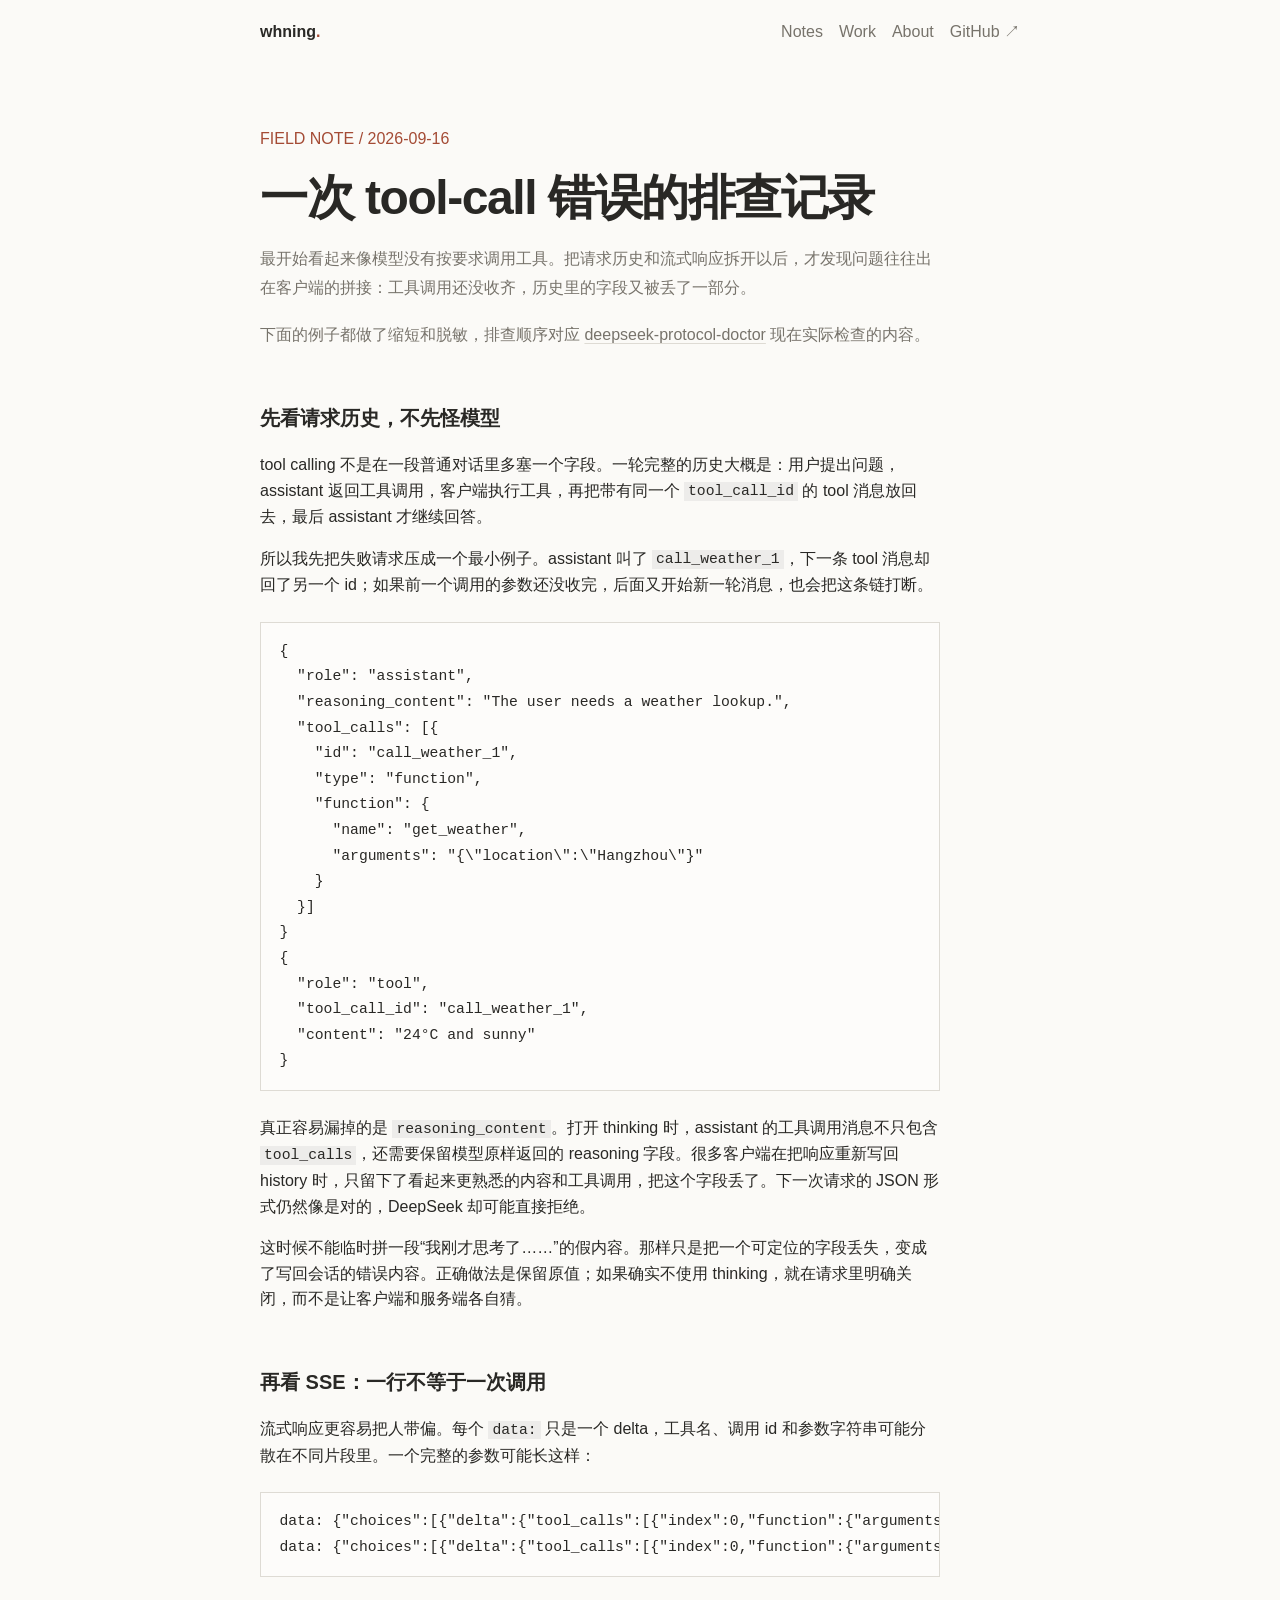
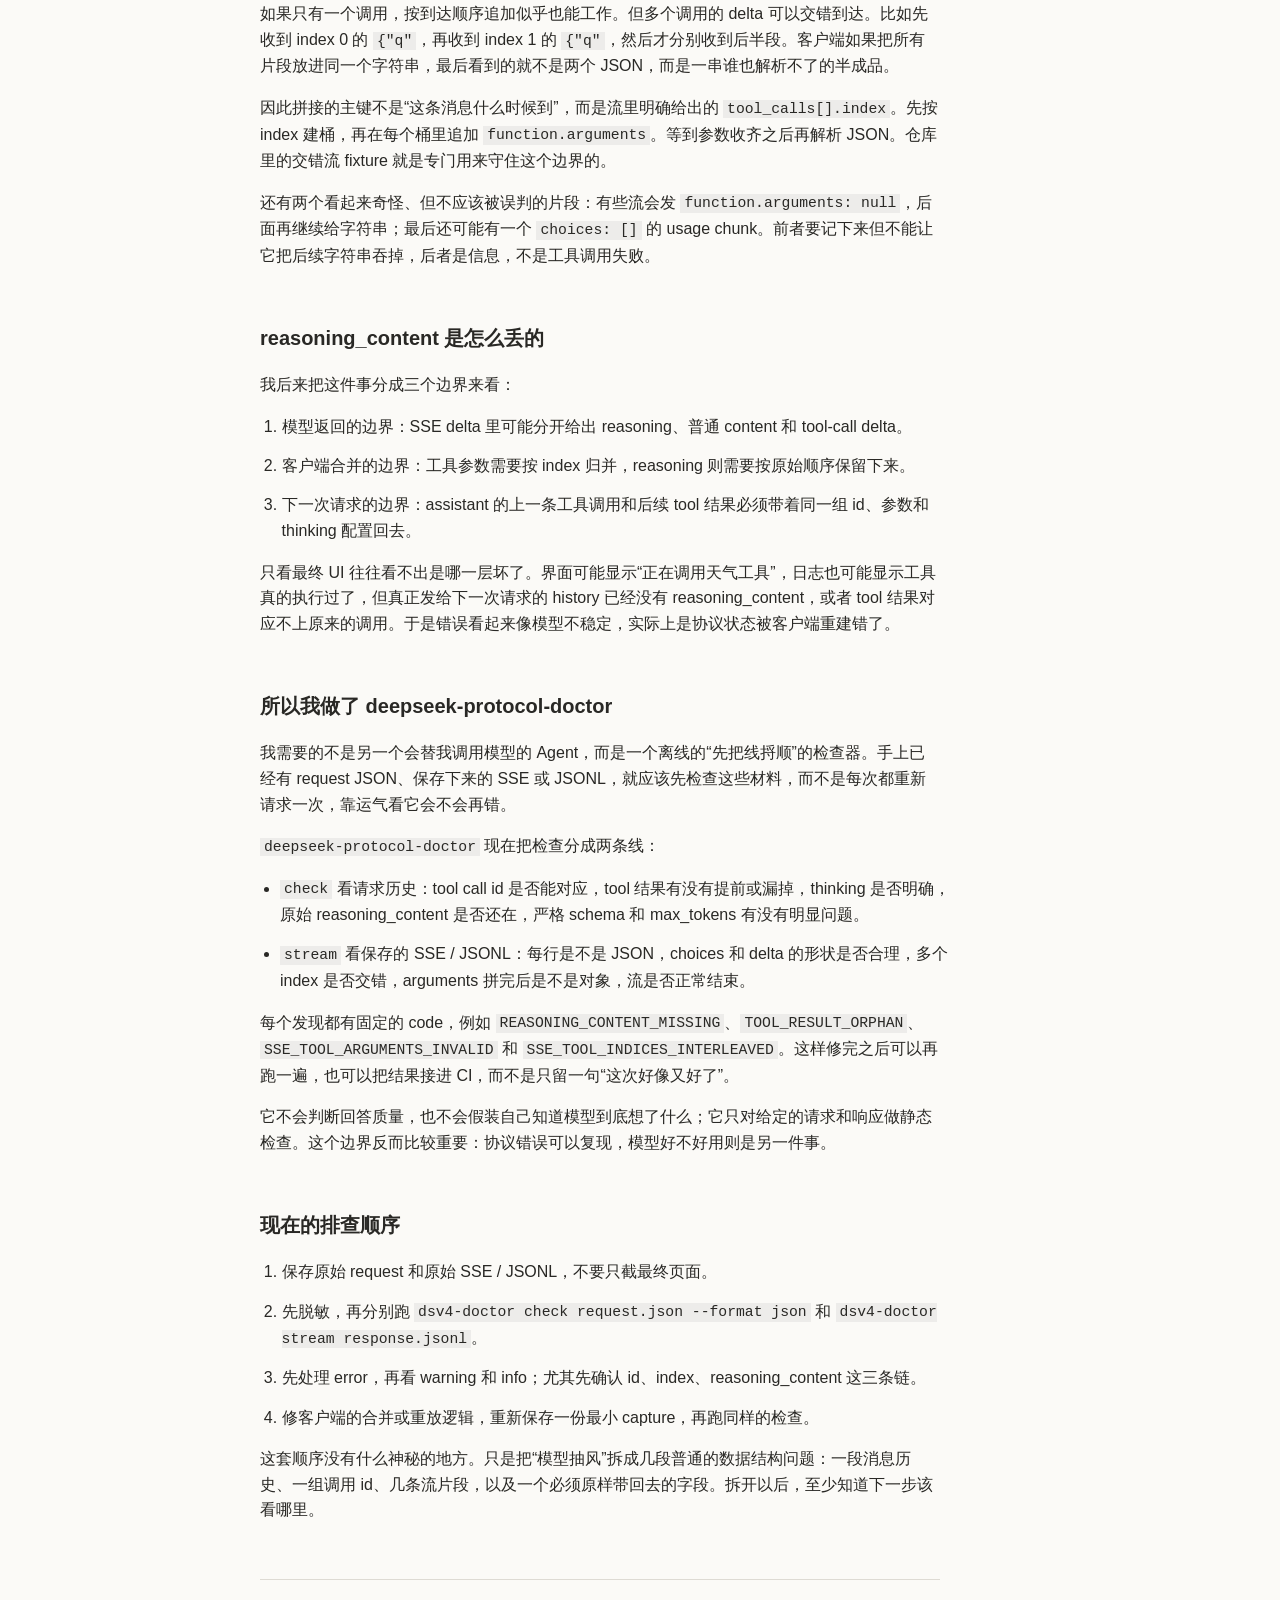
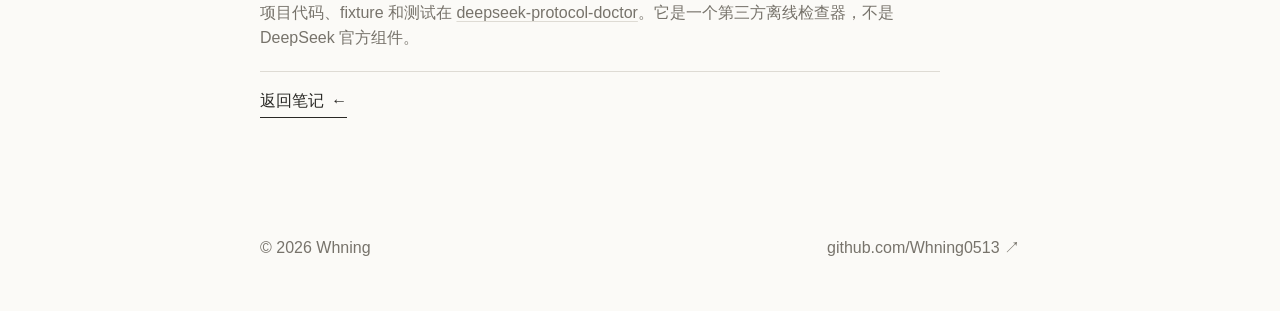
<file: notes/20260916-02.html>
<!doctype html>
<html lang="zh-CN">
<head>
  <meta charset="utf-8">
  <meta name="viewport" content="width=device-width, initial-scale=1">
  <meta name="description" content="从请求历史、SSE 拼接和 reasoning_content 丢失开始，记录一次 DeepSeek tool-call 问题的排查。">
  <meta name="theme-color" content="#f4f3ef">
  <title>一次 tool-call 错误的排查记录 | Whning</title>
  <link rel="stylesheet" href="../css/home.css">
</head>
<body>
  <a class="skip-link" href="#main-content">Skip to content</a>
  <header class="site-header">
    <a class="wordmark" href="../index.html" aria-label="Whning home">whning<span>.</span></a>
    <nav class="site-nav" aria-label="Main navigation">
      <a href="../index.html#notes">Notes</a>
      <a href="../index.html#work">Work</a>
      <a href="../index.html#about">About</a>
      <a href="https://github.com/Whning0513" target="_blank" rel="noopener">GitHub <span aria-hidden="true">&#8599;</span></a>
    </nav>
  </header>

  <main id="main-content">
    <article class="article-page">
      <p class="article-kicker">Field note / 2026-09-16</p>
      <h1>一次 tool-call 错误的排查记录</h1>
      <p class="article-lede">最开始看起来像模型没有按要求调用工具。把请求历史和流式响应拆开以后，才发现问题往往出在客户端的拼接：工具调用还没收齐，历史里的字段又被丢了一部分。</p>
      <p class="article-byline">下面的例子都做了缩短和脱敏，排查顺序对应 <a class="text-link" href="https://github.com/Whning0513/deepseek-protocol-doctor" target="_blank" rel="noopener">deepseek-protocol-doctor</a> 现在实际检查的内容。</p>

      <section>
        <h2>先看请求历史，不先怪模型</h2>
        <p>tool calling 不是在一段普通对话里多塞一个字段。一轮完整的历史大概是：用户提出问题，assistant 返回工具调用，客户端执行工具，再把带有同一个 <code>tool_call_id</code> 的 tool 消息放回去，最后 assistant 才继续回答。</p>
        <p>所以我先把失败请求压成一个最小例子。assistant 叫了 <code>call_weather_1</code>，下一条 tool 消息却回了另一个 id；如果前一个调用的参数还没收完，后面又开始新一轮消息，也会把这条链打断。</p>
        <pre><code>{
  "role": "assistant",
  "reasoning_content": "The user needs a weather lookup.",
  "tool_calls": [{
    "id": "call_weather_1",
    "type": "function",
    "function": {
      "name": "get_weather",
      "arguments": "{\"location\":\"Hangzhou\"}"
    }
  }]
}
{
  "role": "tool",
  "tool_call_id": "call_weather_1",
  "content": "24°C and sunny"
}</code></pre>
        <p>真正容易漏掉的是 <code>reasoning_content</code>。打开 thinking 时，assistant 的工具调用消息不只包含 <code>tool_calls</code>，还需要保留模型原样返回的 reasoning 字段。很多客户端在把响应重新写回 history 时，只留下了看起来更熟悉的内容和工具调用，把这个字段丢了。下一次请求的 JSON 形式仍然像是对的，DeepSeek 却可能直接拒绝。</p>
        <p>这时候不能临时拼一段“我刚才思考了……”的假内容。那样只是把一个可定位的字段丢失，变成了写回会话的错误内容。正确做法是保留原值；如果确实不使用 thinking，就在请求里明确关闭，而不是让客户端和服务端各自猜。</p>
      </section>

      <section>
        <h2>再看 SSE：一行不等于一次调用</h2>
        <p>流式响应更容易把人带偏。每个 <code>data:</code> 只是一个 delta，工具名、调用 id 和参数字符串可能分散在不同片段里。一个完整的参数可能长这样：</p>
        <pre><code>data: {"choices":[{"delta":{"tool_calls":[{"index":0,"function":{"arguments":"{\"q\""}}}]}}]}
data: {"choices":[{"delta":{"tool_calls":[{"index":0,"function":{"arguments":":\"x\"}"}}]}}]}</code></pre>
        <p>如果只有一个调用，按到达顺序追加似乎也能工作。但多个调用的 delta 可以交错到达。比如先收到 index 0 的 <code>{"q"</code>，再收到 index 1 的 <code>{"q"</code>，然后才分别收到后半段。客户端如果把所有片段放进同一个字符串，最后看到的就不是两个 JSON，而是一串谁也解析不了的半成品。</p>
        <p>因此拼接的主键不是“这条消息什么时候到”，而是流里明确给出的 <code>tool_calls[].index</code>。先按 index 建桶，再在每个桶里追加 <code>function.arguments</code>。等到参数收齐之后再解析 JSON。仓库里的交错流 fixture 就是专门用来守住这个边界的。</p>
        <p>还有两个看起来奇怪、但不应该被误判的片段：有些流会发 <code>function.arguments: null</code>，后面再继续给字符串；最后还可能有一个 <code>choices: []</code> 的 usage chunk。前者要记下来但不能让它把后续字符串吞掉，后者是信息，不是工具调用失败。</p>
      </section>

      <section>
        <h2>reasoning_content 是怎么丢的</h2>
        <p>我后来把这件事分成三个边界来看：</p>
        <ol>
          <li>模型返回的边界：SSE delta 里可能分开给出 reasoning、普通 content 和 tool-call delta。</li>
          <li>客户端合并的边界：工具参数需要按 index 归并，reasoning 则需要按原始顺序保留下来。</li>
          <li>下一次请求的边界：assistant 的上一条工具调用和后续 tool 结果必须带着同一组 id、参数和 thinking 配置回去。</li>
        </ol>
        <p>只看最终 UI 往往看不出是哪一层坏了。界面可能显示“正在调用天气工具”，日志也可能显示工具真的执行过了，但真正发给下一次请求的 history 已经没有 reasoning_content，或者 tool 结果对应不上原来的调用。于是错误看起来像模型不稳定，实际上是协议状态被客户端重建错了。</p>
      </section>

      <section>
        <h2>所以我做了 deepseek-protocol-doctor</h2>
        <p>我需要的不是另一个会替我调用模型的 Agent，而是一个离线的“先把线捋顺”的检查器。手上已经有 request JSON、保存下来的 SSE 或 JSONL，就应该先检查这些材料，而不是每次都重新请求一次，靠运气看它会不会再错。</p>
        <p><code>deepseek-protocol-doctor</code> 现在把检查分成两条线：</p>
        <ul>
          <li><code>check</code> 看请求历史：tool call id 是否能对应，tool 结果有没有提前或漏掉，thinking 是否明确，原始 reasoning_content 是否还在，严格 schema 和 max_tokens 有没有明显问题。</li>
          <li><code>stream</code> 看保存的 SSE / JSONL：每行是不是 JSON，choices 和 delta 的形状是否合理，多个 index 是否交错，arguments 拼完后是不是对象，流是否正常结束。</li>
        </ul>
        <p>每个发现都有固定的 code，例如 <code>REASONING_CONTENT_MISSING</code>、<code>TOOL_RESULT_ORPHAN</code>、<code>SSE_TOOL_ARGUMENTS_INVALID</code> 和 <code>SSE_TOOL_INDICES_INTERLEAVED</code>。这样修完之后可以再跑一遍，也可以把结果接进 CI，而不是只留一句“这次好像又好了”。</p>
        <p>它不会判断回答质量，也不会假装自己知道模型到底想了什么；它只对给定的请求和响应做静态检查。这个边界反而比较重要：协议错误可以复现，模型好不好用则是另一件事。</p>
      </section>

      <section>
        <h2>现在的排查顺序</h2>
        <ol>
          <li>保存原始 request 和原始 SSE / JSONL，不要只截最终页面。</li>
          <li>先脱敏，再分别跑 <code>dsv4-doctor check request.json --format json</code> 和 <code>dsv4-doctor stream response.jsonl</code>。</li>
          <li>先处理 error，再看 warning 和 info；尤其先确认 id、index、reasoning_content 这三条链。</li>
          <li>修客户端的合并或重放逻辑，重新保存一份最小 capture，再跑同样的检查。</li>
        </ol>
        <p>这套顺序没有什么神秘的地方。只是把“模型抽风”拆成几段普通的数据结构问题：一段消息历史、一组调用 id、几条流片段，以及一个必须原样带回去的字段。拆开以后，至少知道下一步该看哪里。</p>
      </section>

      <p class="article-callout">项目代码、fixture 和测试在 <a class="text-link" href="https://github.com/Whning0513/deepseek-protocol-doctor" target="_blank" rel="noopener">deepseek-protocol-doctor</a>。它是一个第三方离线检查器，不是 DeepSeek 官方组件。</p>
      <p><a class="inline-link" href="../index.html#notes">返回笔记 <span aria-hidden="true">&#8592;</span></a></p>
    </article>
  </main>

  <footer class="site-footer">
    <span>&copy; 2026 Whning</span>
    <a href="https://github.com/Whning0513" target="_blank" rel="noopener">github.com/Whning0513 <span aria-hidden="true">&#8599;</span></a>
  </footer>
</body>
</html>
</file>
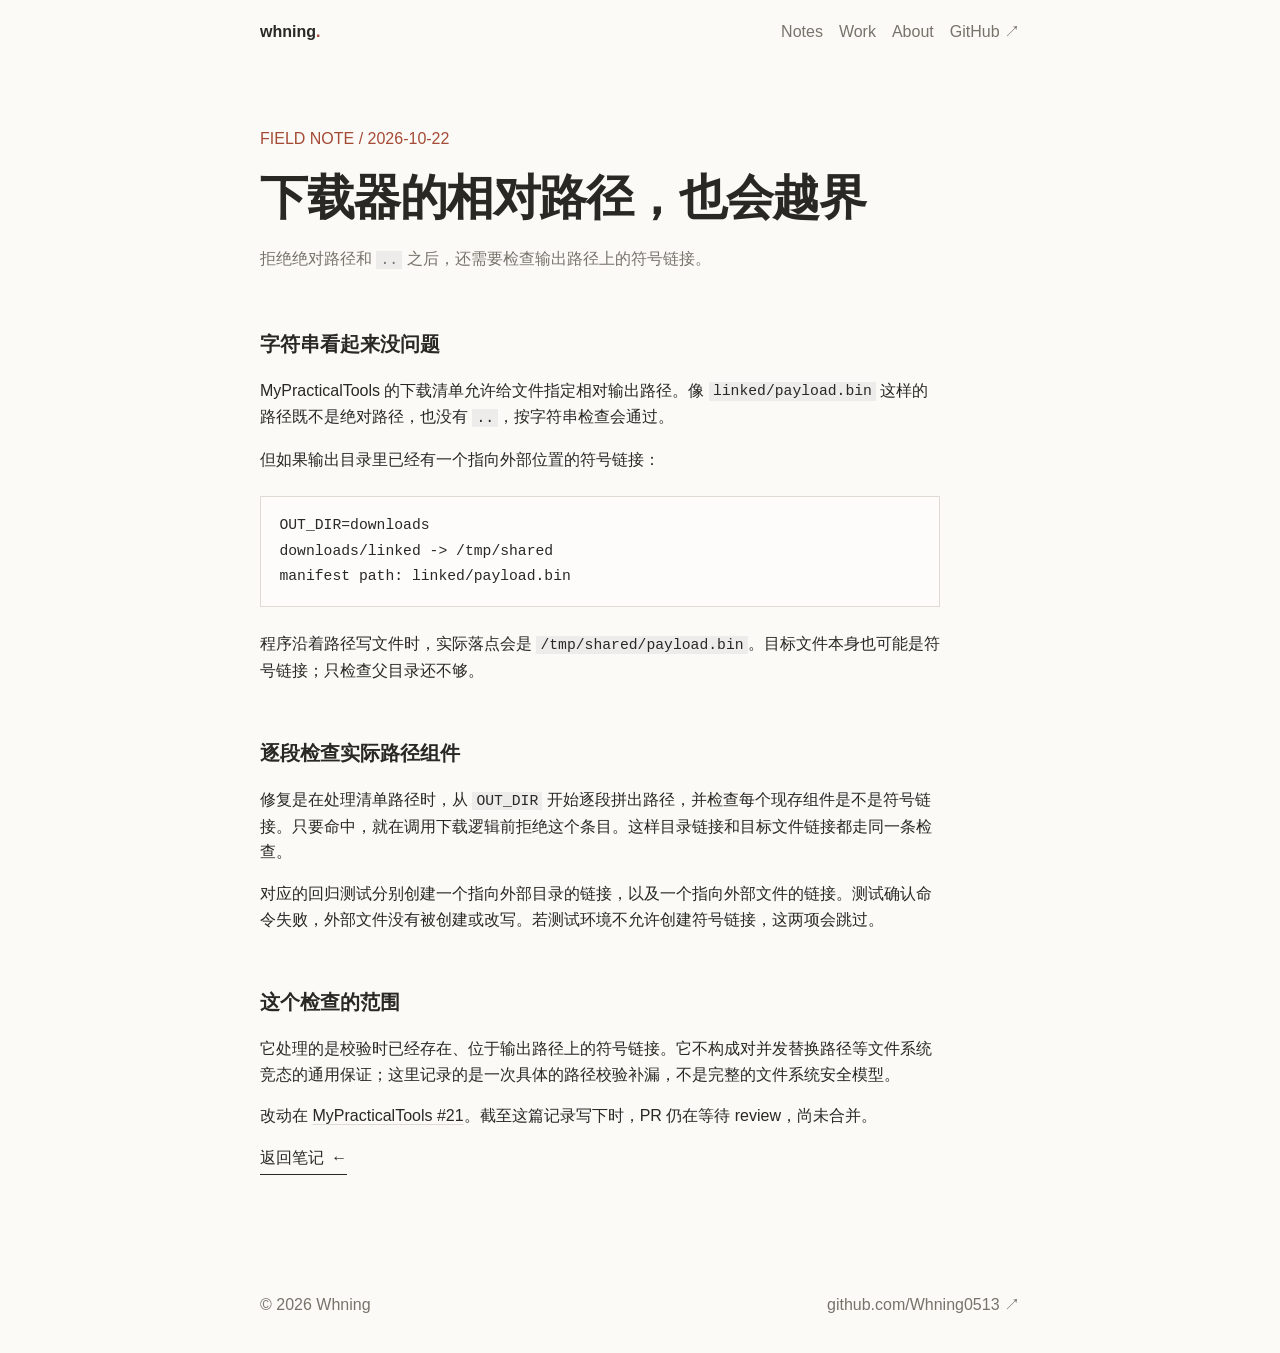
<file: notes/20261022-01.html>
<!doctype html>
<html lang="zh-CN">
<head>
  <meta charset="utf-8">
  <meta name="viewport" content="width=device-width, initial-scale=1">
  <meta name="description" content="一次下载器路径检查的补漏：相对路径如果经过符号链接，也可能写到配置目录之外。">
  <meta name="theme-color" content="#f4f3ef">
  <title>下载器的相对路径，也会越界 | Whning</title>
  <link rel="stylesheet" href="../css/home.css">
</head>
<body>
  <a class="skip-link" href="#main-content">跳到正文</a>
  <header class="site-header">
    <a class="wordmark" href="../index.html" aria-label="Whning home">whning<span>.</span></a>
    <nav class="site-nav" aria-label="Main navigation">
      <a href="../index.html#notes">Notes</a>
      <a href="../index.html#work">Work</a>
      <a href="../index.html#about">About</a>
      <a href="https://github.com/Whning0513" target="_blank" rel="noopener">GitHub <span aria-hidden="true">&#8599;</span></a>
    </nav>
  </header>

  <main id="main-content">
    <article class="article-page">
      <p class="article-kicker">Field note / 2026-10-22</p>
      <h1>下载器的相对路径，也会越界</h1>
      <p class="article-lede">拒绝绝对路径和 <code>..</code> 之后，还需要检查输出路径上的符号链接。</p>

      <section>
        <h2>字符串看起来没问题</h2>
        <p>MyPracticalTools 的下载清单允许给文件指定相对输出路径。像 <code>linked/payload.bin</code> 这样的路径既不是绝对路径，也没有 <code>..</code>，按字符串检查会通过。</p>
        <p>但如果输出目录里已经有一个指向外部位置的符号链接：</p>
        <pre><code>OUT_DIR=downloads
downloads/linked -&gt; /tmp/shared
manifest path: linked/payload.bin</code></pre>
        <p>程序沿着路径写文件时，实际落点会是 <code>/tmp/shared/payload.bin</code>。目标文件本身也可能是符号链接；只检查父目录还不够。</p>
      </section>

      <section>
        <h2>逐段检查实际路径组件</h2>
        <p>修复是在处理清单路径时，从 <code>OUT_DIR</code> 开始逐段拼出路径，并检查每个现存组件是不是符号链接。只要命中，就在调用下载逻辑前拒绝这个条目。这样目录链接和目标文件链接都走同一条检查。</p>
        <p>对应的回归测试分别创建一个指向外部目录的链接，以及一个指向外部文件的链接。测试确认命令失败，外部文件没有被创建或改写。若测试环境不允许创建符号链接，这两项会跳过。</p>
      </section>

      <section>
        <h2>这个检查的范围</h2>
        <p>它处理的是校验时已经存在、位于输出路径上的符号链接。它不构成对并发替换路径等文件系统竞态的通用保证；这里记录的是一次具体的路径校验补漏，不是完整的文件系统安全模型。</p>
        <p>改动在 <a class="text-link" href="https://github.com/Whning0513/MyPracticalTools/pull/21" target="_blank" rel="noopener">MyPracticalTools #21</a>。截至这篇记录写下时，PR 仍在等待 review，尚未合并。</p>
      </section>

      <p><a class="inline-link" href="../index.html#notes">返回笔记 <span aria-hidden="true">&#8592;</span></a></p>
    </article>
  </main>

  <footer class="site-footer">
    <span>&copy; 2026 Whning</span>
    <a href="https://github.com/Whning0513" target="_blank" rel="noopener">github.com/Whning0513 <span aria-hidden="true">&#8599;</span></a>
  </footer>
</body>
</html>
</file>
<file: css/home.css>
:root {
  color-scheme: light;
  --paper: #fbfaf7;
  --ink: #292825;
  --muted: #77736b;
  --line: #dedbd4;
  --accent: #a44b35;
  --max: 760px;
  --body-size: 1rem;
  --heading-size: 1.05rem;
}

* { box-sizing: border-box; }
html { scroll-behavior: smooth; }
body {
  min-width: 320px;
  margin: 0;
  background: var(--paper);
  color: var(--ink);
  font-family: Arial, "Helvetica Neue", sans-serif;
  font-size: var(--body-size);
  line-height: 1.6;
}
a { color: inherit; }
.skip-link {
  position: absolute;
  top: -3rem;
  left: 1rem;
  padding: .5rem .75rem;
  background: var(--ink);
  color: var(--paper);
  font-size: var(--body-size);
  text-decoration: none;
  z-index: 2;
}
.skip-link:focus { top: 1rem; }
.site-header, main, .site-footer {
  width: min(calc(100% - 40px), var(--max));
  margin: 0 auto;
}
.site-header {
  display: flex;
  align-items: center;
  min-height: 64px;
}
.wordmark {
  color: var(--ink);
  font-size: 1rem;
  font-weight: 700;
  letter-spacing: 0;
  text-decoration: none;
}
.wordmark span { color: var(--accent); }
.site-nav {
  display: flex;
  flex-wrap: wrap;
  gap: 1rem;
  margin-left: auto;
  color: var(--muted);
  font-size: var(--body-size);
}
.site-nav a, .site-footer a { text-decoration: none; }
.site-nav a:hover, .site-nav a:focus-visible, .site-footer a:hover, .site-footer a:focus-visible { color: var(--accent); }
.hero {
  padding: 3rem 0 2.75rem;
}
h1, h2, h3, p { margin-top: 0; }
h1, h2, h3 { font-size: var(--body-size); font-weight: 400; }
h1 {
  max-width: none;
  margin-bottom: .5rem;
  font-size: 2rem;
  font-weight: 600;
  letter-spacing: -.025em;
  line-height: 1.2;
}
.hero-lede {
  max-width: 38rem;
  margin-bottom: 0;
  color: var(--muted);
  font-size: var(--body-size);
  line-height: 1.65;
}
.inline-link {
  display: inline-flex;
  gap: .45rem;
  align-items: center;
  border-bottom: 1px solid var(--ink);
  padding-bottom: .2rem;
  font-size: var(--body-size);
  text-decoration: none;
}
.inline-link:hover, .inline-link:focus-visible { border-color: var(--accent); color: var(--accent); }
.content-section {
  border-top: 1px solid var(--line);
  padding: 1.5rem 0 4rem;
}
h2 {
  max-width: none;
  margin-bottom: .25rem;
  font-size: .95rem;
  font-weight: 600;
  line-height: 1.4;
}
.notes-list { margin-top: .25rem; }
.section-action { margin-bottom: .8rem; color: var(--muted); font-size: .9rem; }
.note-row {
  display: grid;
  grid-template-columns: 7rem minmax(0, 1fr);
  gap: 1.5rem;
  align-items: start;
  border-bottom: 1px solid var(--line);
  padding: 1.25rem 0;
}
.note-title { margin-bottom: .35rem; font-size: 1rem; font-weight: 600; line-height: 1.45; }
.note-description { max-width: 42rem; margin-bottom: 0; color: var(--muted); font-size: .95rem; line-height: 1.55; }
.note-date {
  justify-self: start;
  padding-top: .1rem;
  color: var(--muted);
  font-size: .8rem;
  letter-spacing: .02em;
  line-height: 1.4;
  white-space: nowrap;
}
.note-link { text-decoration: none; }
.note-link:hover, .note-link:focus-visible { color: var(--accent); }
.project-list { margin-top: .25rem; }
.project-row {
  display: grid;
  grid-template-columns: 15rem minmax(0, 1fr);
  gap: 1.5rem;
  align-items: start;
  border-bottom: 1px solid var(--line);
  padding: 1.25rem 0;
}
.project-title { margin-bottom: .35rem; font-size: 1rem; font-weight: 600; line-height: 1.45; }
.project-link { text-decoration: none; }
.project-link:hover, .project-link:focus-visible { color: var(--accent); }
.project-meta { margin-bottom: 0; color: var(--muted); font-size: .8rem; line-height: 1.45; }
.project-description { max-width: 42rem; margin-bottom: 0; color: var(--muted); font-size: .95rem; line-height: 1.55; }
.about-copy { max-width: 42rem; }
.now-copy { max-width: 42rem; margin-bottom: 0; }
.about-copy p { margin-bottom: .85rem; }
.about-copy p:last-child { margin-bottom: 0; }
.text-link { text-decoration: underline; text-decoration-color: var(--line); text-underline-offset: .2em; }
.text-link:hover, .text-link:focus-visible { color: var(--accent); text-decoration-color: var(--accent); }
.article-page { width: 100%; min-width: 0; max-width: 760px; padding: 4rem 0 5rem; }
.article-kicker {
  margin-bottom: 1.35rem;
  color: var(--accent);
  font-size: var(--body-size);
  line-height: 1.4;
  text-transform: uppercase;
}
.article-page h1 {
  max-width: none;
  margin-bottom: 1.25rem;
  font-size: clamp(1.8rem, 5vw, 3rem);
  font-weight: 600;
  letter-spacing: -.03em;
  line-height: 1.1;
}
.article-lede {
  max-width: 680px;
  margin-bottom: 1.25rem;
  color: var(--muted);
  font-size: var(--body-size);
  line-height: 1.8;
}
.article-byline {
  margin-bottom: 0;
  color: var(--muted);
  font-size: var(--body-size);
}
.archive-search {
  max-width: 680px;
  margin: 2rem 0 3.5rem;
}
.search-label {
  display: block;
  margin-bottom: .45rem;
  color: var(--muted);
  font-size: .85rem;
}
.search-row {
  display: flex;
  gap: .6rem;
  align-items: center;
}
.search-input {
  width: 100%;
  min-width: 0;
  border: 1px solid var(--line);
  border-radius: 0;
  padding: .65rem .75rem;
  background: rgba(255, 255, 255, .3);
  color: var(--ink);
  font: inherit;
}
.search-input:focus-visible {
  outline: 2px solid var(--accent);
  outline-offset: 2px;
}
.search-clear {
  flex: 0 0 auto;
  border: 0;
  border-bottom: 1px solid var(--line);
  padding: .2rem 0;
  background: transparent;
  color: var(--muted);
  font: inherit;
  cursor: pointer;
}
.search-clear:hover, .search-clear:focus-visible { border-color: var(--accent); color: var(--accent); }
.search-status {
  min-height: 1.5em;
  margin: .55rem 0 0;
  color: var(--muted);
  font-size: .85rem;
}
.article-page section { margin-top: 3.5rem; }
.article-page h2 {
  max-width: none;
  margin-bottom: 1.25rem;
  font-size: 1.25rem;
  font-weight: 600;
  line-height: 1.4;
}
.article-page h3 {
  max-width: 680px;
  margin: 2rem 0 .65rem;
  font-size: 1rem;
  font-weight: 600;
  line-height: 1.45;
}
.article-page p, .article-page li { width: 100%; max-width: 680px; overflow-wrap: anywhere; }
.article-page ul { padding-left: 1.25rem; }
.article-page ol { padding-left: 1.35rem; }
.article-page li { margin-bottom: .85rem; }
.article-page li:last-child { margin-bottom: 0; }
.article-page code {
  padding: .08rem .25rem;
  background: rgba(28, 29, 26, .06);
  font-family: Consolas, "Liberation Mono", monospace;
  font-size: .92em;
}
.article-page pre {
  max-width: 680px;
  overflow-x: auto;
  margin: 1.5rem 0;
  border: 1px solid var(--line);
  padding: 1rem 1.15rem;
  background: rgba(255, 255, 255, .35);
  line-height: 1.6;
}
.article-page pre code { padding: 0; background: transparent; }
.note-figure {
  max-width: 680px;
  margin: 1.5rem 0;
}
.note-figure img {
  display: block;
  width: 100%;
  height: auto;
  border: 1px solid var(--line);
}
.note-figure figcaption {
  margin-top: .6rem;
  color: var(--muted);
  font-size: .9rem;
  line-height: 1.5;
}
.note-image-link,
.diagram-figure {
  display: block;
}
.diagram-figure {
  max-width: 680px;
  margin: 1.35rem 0;
}
.diagram-figure img {
  display: block;
  width: 100%;
  height: auto;
  border: 1px solid var(--line);
}
.diagram-figure figcaption {
  margin-top: .6rem;
  color: var(--muted);
  font-size: .9rem;
  line-height: 1.5;
}
.article-callout {
  margin-top: 3.5rem;
  border-top: 1px solid var(--line);
  border-bottom: 1px solid var(--line);
  padding: 1.25rem 0;
  color: var(--muted);
}
.math-block {
  max-width: 680px;
  overflow-x: auto;
  margin: 1.5rem 0;
  border-left: 2px solid var(--accent);
  padding: .9rem 1rem;
  background: rgba(255, 255, 255, .28);
}
.math-block p:last-child { margin-bottom: 0; }
.article-table-wrap { max-width: 680px; overflow-x: auto; }
.article-page table { width: 100%; border-collapse: collapse; }
.article-page th, .article-page td {
  border-top: 1px solid var(--line);
  padding: .75rem .8rem .75rem 0;
  text-align: left;
  vertical-align: top;
}
.article-page th { font-weight: 700; }
.zh-summary {
  max-width: 680px;
  border-top: 1px solid var(--line);
  border-bottom: 1px solid var(--line);
  padding: 1.25rem 0;
}
.references a { overflow-wrap: anywhere; }
.site-footer {
  display: flex;
  justify-content: space-between;
  gap: 1rem;
  padding: 1.35rem 0 2rem;
  color: var(--muted);
  font-size: var(--body-size);
}
@media (max-width: 760px) {
  .site-header, main, .site-footer { width: min(calc(100% - 32px), var(--max)); }
  .site-header { display: block; min-height: 64px; padding: .85rem 0; }
  .wordmark { flex: 0 0 auto; }
  .site-nav { min-width: 0; max-width: none; margin: .75rem 0 0; justify-content: flex-start; gap: .4rem .8rem; line-height: 1.4; }
  .site-nav a { white-space: nowrap; }
  .hero { padding: 2.5rem 0 2.25rem; }
  h1 { font-size: 1.85rem; }
  .hero-lede { max-width: 32rem; }
  .content-section { padding: 1.25rem 0 3rem; }
  h2 { font-size: .95rem; }
  .note-row { grid-template-columns: 1fr; gap: .4rem; padding: 1.1rem 0; }
  .note-date { grid-column: auto; grid-row: auto; justify-self: start; order: initial; }
  .project-row { grid-template-columns: 1fr; gap: .4rem; padding: 1.1rem 0; }
  .article-page { padding: 3.5rem 0 4rem; }
  .article-page section { margin-top: 3rem; }
  .archive-search { margin-bottom: 3rem; }
  .site-footer { align-items: flex-start; flex-direction: column; padding-bottom: 1.5rem; }
}
</file>
